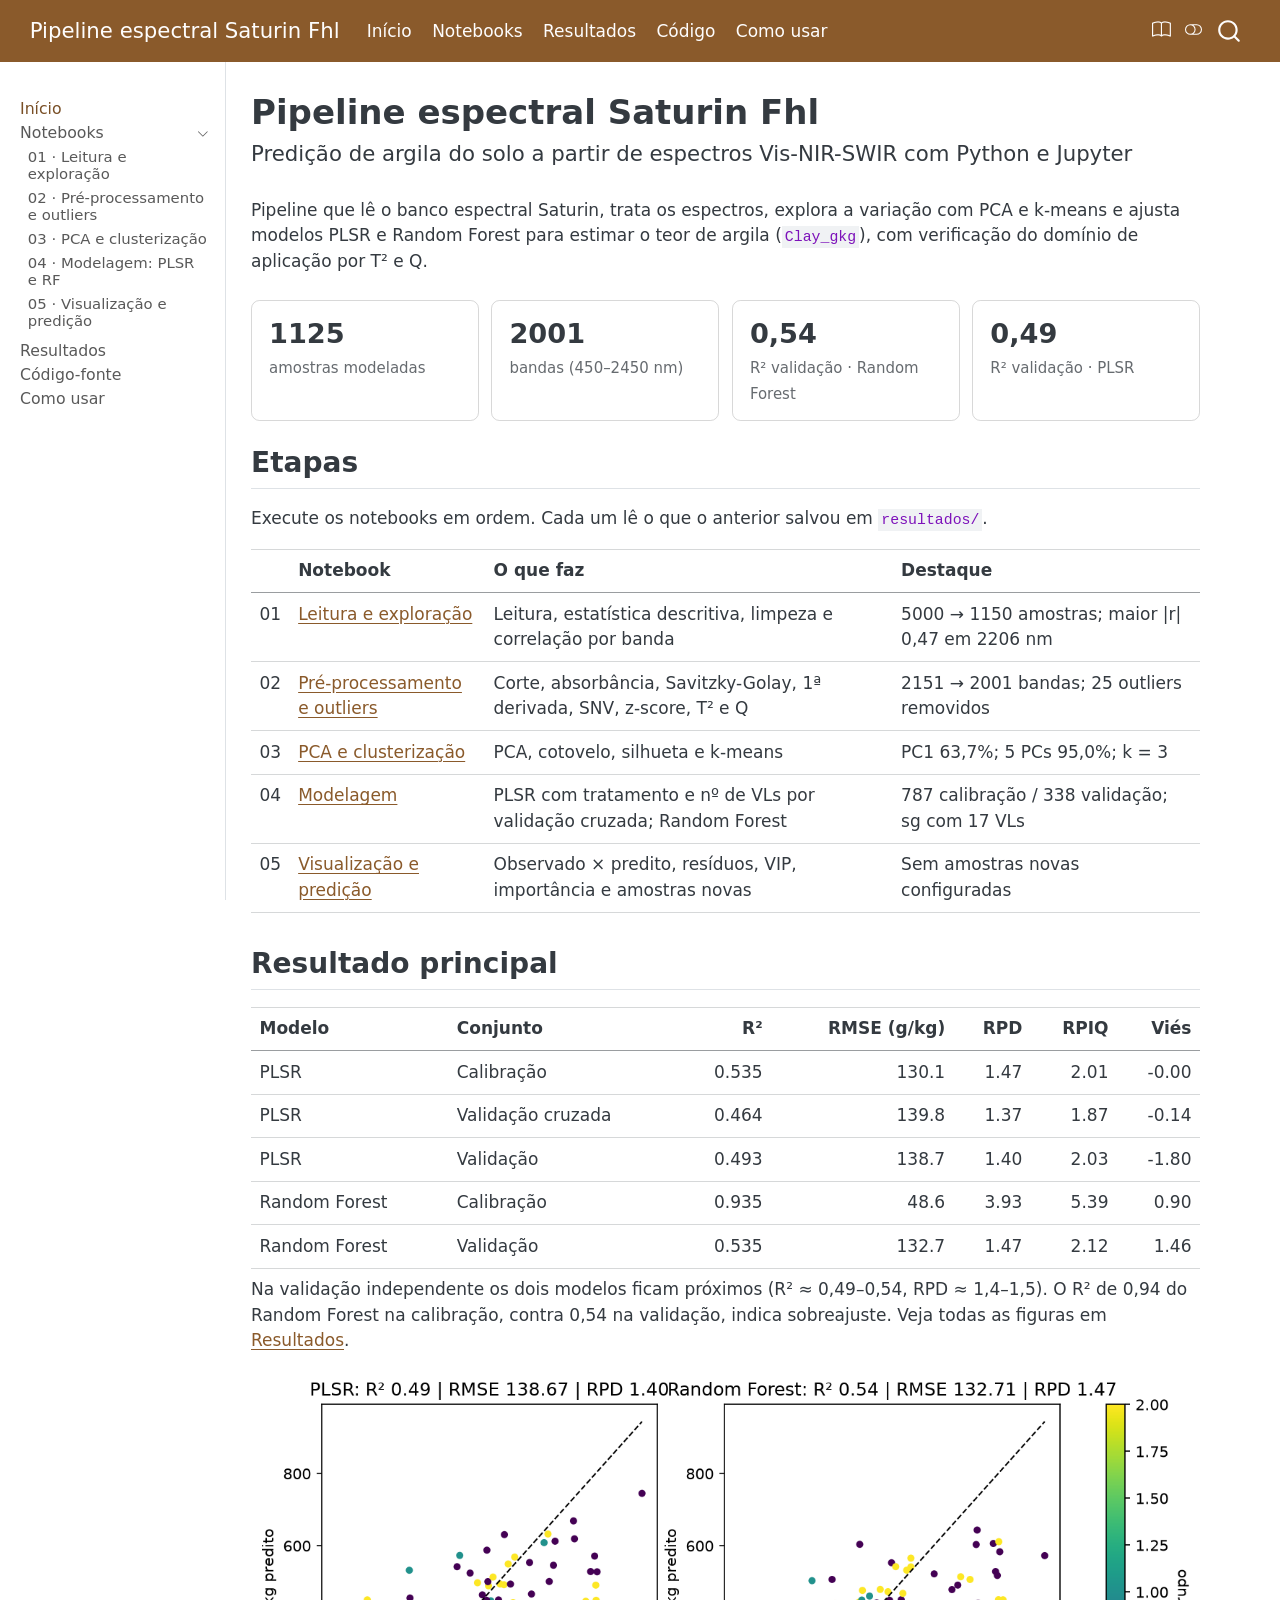
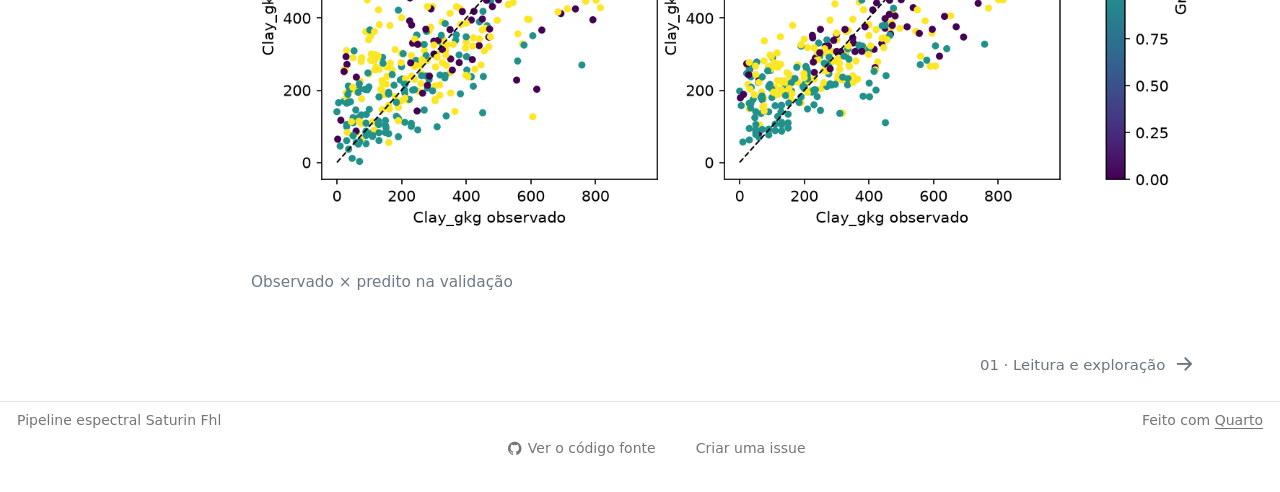
<file: index.html>
<!DOCTYPE html>
<html xmlns="http://www.w3.org/1999/xhtml" lang="pt" xml:lang="pt"><head>

<meta charset="utf-8">
<meta name="generator" content="quarto-1.11.9">

<meta name="viewport" content="width=device-width, initial-scale=1.0, user-scalable=yes">


<title>Pipeline espectral Saturin Fhl</title>
<style>
/* Default styles provided by pandoc.
** See https://pandoc.org/MANUAL.html#variables-for-html for config info.
*/
span.smallcaps{font-variant: small-caps;}
div.columns{display: flex; gap: 1.5em;}
div.column{flex: auto;}
@media screen {
div.columns{gap: min(4vw, 1.5em);}
div.column{overflow-x: auto;}
}
div.hanging-indent{margin-left: 1.5em; text-indent: -1.5em;}
ul.task-list{list-style: none;}
ul.task-list li input[type="checkbox"] {
  width: 0.8em;
  margin: 0 0.8em 0.2em -1em; /* quarto-specific, see https://github.com/quarto-dev/quarto-cli/issues/4556 */ 
  vertical-align: middle;
}
</style>


<script src="site_libs/quarto-nav/quarto-nav.js"></script>
<script src="site_libs/quarto-nav/headroom.min.js"></script>
<script src="site_libs/clipboard/clipboard.min.js"></script>
<script src="site_libs/quarto-search/autocomplete.umd.js"></script>
<script src="site_libs/quarto-search/fuse.min.js"></script>
<script src="site_libs/quarto-search/quarto-search.js"></script>
<meta name="quarto:offset" content="./">
<link href="./01_leitura_exploratoria.html" rel="next">
<script src="site_libs/quarto-html/quarto.js" type="module"></script>
<script src="site_libs/quarto-html/tabsets/tabsets.js" type="module"></script>
<script src="site_libs/quarto-html/scrollable-regions/scrollable-regions.js" type="module"></script>
<script src="site_libs/quarto-html/popper.min.js"></script>
<script src="site_libs/quarto-html/tippy.umd.min.js"></script>
<script src="site_libs/quarto-html/anchor.min.js"></script>
<link href="site_libs/quarto-html/tippy.css" rel="stylesheet">
<link href="site_libs/quarto-html/quarto-syntax-highlighting-63b5708e65d6cd79cd7618c58d0c21e7.css" rel="stylesheet" class="quarto-color-scheme" id="quarto-text-highlighting-styles">
<link href="site_libs/quarto-html/quarto-syntax-highlighting-dark-447e42e69aaa9833c0ba1b986f430b20.css" rel="stylesheet" class="quarto-color-scheme quarto-color-alternate" id="quarto-text-highlighting-styles">
<link href="site_libs/quarto-html/quarto-syntax-highlighting-63b5708e65d6cd79cd7618c58d0c21e7.css" rel="stylesheet" class="quarto-color-scheme-extra" id="quarto-text-highlighting-styles">
<script src="site_libs/bootstrap/bootstrap.min.js"></script>
<link href="site_libs/bootstrap/bootstrap-icons.css" rel="stylesheet">
<link href="site_libs/bootstrap/bootstrap-b83b953f7a5114246c0bfa0c2761157b.min.css" rel="stylesheet" append-hash="true" class="quarto-color-scheme" id="quarto-bootstrap" data-mode="light">
<link href="site_libs/bootstrap/bootstrap-dark-a6726945c03ecddcfd928ad6200daaef.min.css" rel="stylesheet" append-hash="true" class="quarto-color-scheme quarto-color-alternate" id="quarto-bootstrap" data-mode="dark">
<link href="site_libs/bootstrap/bootstrap-b83b953f7a5114246c0bfa0c2761157b.min.css" rel="stylesheet" append-hash="true" class="quarto-color-scheme-extra" id="quarto-bootstrap" data-mode="light">
<script src="site_libs/quarto-contrib/glightbox/glightbox.min.js"></script>
<link href="site_libs/quarto-contrib/glightbox/glightbox.min.css" rel="stylesheet">
<link href="site_libs/quarto-contrib/glightbox/lightbox.css" rel="stylesheet">
<script id="quarto-search-options" type="application/json">{
  "location": "navbar",
  "copy-button": false,
  "collapse-after": 3,
  "panel-placement": "end",
  "type": "overlay",
  "limit": 50,
  "keyboard-shortcut": [
    "f",
    "/",
    "s"
  ],
  "show-item-context": false,
  "language": {
    "search-no-results-text": "Nenhum resultado",
    "search-matching-documents-text": "documentos correspondentes",
    "search-copy-link-title": "Copiar link para a busca",
    "search-hide-matches-text": "Esconder correspondências adicionais",
    "search-more-match-text": "mais correspondência neste documento",
    "search-more-matches-text": "mais correspondências neste documento",
    "search-clear-button-title": "Limpar",
    "search-text-placeholder": "",
    "search-detached-cancel-button-title": "Cancelar",
    "search-submit-button-title": "Enviar",
    "search-label": "Procurar"
  }
}</script>


</head>

<body class="nav-sidebar docked nav-fixed fullcontent quarto-light"><a id="quarto-skip-link" class="visually-hidden-focusable" href="#quarto-document-content">Saltar para o conteúdo principal</a><script id="quarto-html-before-body" type="application/javascript">
    const toggleBodyColorMode = (bsSheetEl) => {
      const mode = bsSheetEl.getAttribute("data-mode");
      const bodyEl = window.document.querySelector("body");
      if (mode === "dark") {
        bodyEl.classList.add("quarto-dark");
        bodyEl.classList.remove("quarto-light");
      } else {
        bodyEl.classList.add("quarto-light");
        bodyEl.classList.remove("quarto-dark");
      }
    }
    const toggleBodyColorPrimary = () => {
      const bsSheetEl = window.document.querySelector("link#quarto-bootstrap:not([rel=disabled-stylesheet])");
      if (bsSheetEl) {
        toggleBodyColorMode(bsSheetEl);
      }
    }
    const setColorSchemeToggle = (alternate) => {
      const toggles = window.document.querySelectorAll('.quarto-color-scheme-toggle');
      for (let i=0; i < toggles.length; i++) {
        const toggle = toggles[i];
        if (toggle) {
          toggle.setAttribute("aria-checked", alternate ? "true" : "false");
          if (alternate) {
            toggle.classList.add("alternate");
          } else {
            toggle.classList.remove("alternate");
          }
        }
      }
    };
    const toggleColorMode = (alternate) => {
      // Switch the stylesheets
      const primaryStylesheets = window.document.querySelectorAll('link.quarto-color-scheme:not(.quarto-color-alternate)');
      const alternateStylesheets = window.document.querySelectorAll('link.quarto-color-scheme.quarto-color-alternate');
      manageTransitions('#quarto-margin-sidebar .nav-link', false);
      if (alternate) {
        // note: dark is layered on light, we don't disable primary!
        enableStylesheet(alternateStylesheets);
        for (const sheetNode of alternateStylesheets) {
          if (sheetNode.id === "quarto-bootstrap") {
            toggleBodyColorMode(sheetNode);
          }
        }
      } else {
        disableStylesheet(alternateStylesheets);
        enableStylesheet(primaryStylesheets)
        toggleBodyColorPrimary();
      }
      manageTransitions('#quarto-margin-sidebar .nav-link', true);
      // Switch the toggles
      setColorSchemeToggle(alternate)
    }
    // Hack to workaround the fact that safari doesn't
    // properly recolor the scrollbar when toggling (#1455).
    // Not run on load: stylesheets are set before first paint there, and
    // scrolling would undo the scroll to a URL fragment (#14973).
    // The one pixel nudge keeps the reader where they were.
    const refreshSafariScrollbar = () => {
      if (navigator.userAgent.indexOf('Safari') > 0 && navigator.userAgent.indexOf('Chrome') == -1) {
        manageTransitions("body", false);
        const scrollY = window.scrollY;
        window.scrollTo(0, scrollY > 0 ? scrollY - 1 : 1);
        setTimeout(() => {
          window.scrollTo(0, scrollY);
          manageTransitions("body", true);
        }, 40);
      }
    }
    const disableStylesheet = (stylesheets) => {
      for (let i=0; i < stylesheets.length; i++) {
        const stylesheet = stylesheets[i];
        stylesheet.rel = 'disabled-stylesheet';
      }
    }
    const enableStylesheet = (stylesheets) => {
      for (let i=0; i < stylesheets.length; i++) {
        const stylesheet = stylesheets[i];
        if(stylesheet.rel !== 'stylesheet') { // for Chrome, which will still FOUC without this check
          stylesheet.rel = 'stylesheet';
        }
      }
    }
    const manageTransitions = (selector, allowTransitions) => {
      const els = window.document.querySelectorAll(selector);
      for (let i=0; i < els.length; i++) {
        const el = els[i];
        if (allowTransitions) {
          el.classList.remove('notransition');
        } else {
          el.classList.add('notransition');
        }
      }
    }
    const isFileUrl = () => {
      return window.location.protocol === 'file:';
    }
    const hasAlternateSentinel = () => {
      let styleSentinel = getColorSchemeSentinel();
      if (styleSentinel !== null) {
        return styleSentinel === "alternate";
      } else {
        return false;
      }
    }
    const setStyleSentinel = (alternate) => {
      const value = alternate ? "alternate" : "default";
      if (!isFileUrl()) {
        window.localStorage.setItem("quarto-color-scheme", value);
      } else {
        localAlternateSentinel = value;
      }
    }
    const getColorSchemeSentinel = () => {
      if (!isFileUrl()) {
        const storageValue = window.localStorage.getItem("quarto-color-scheme");
        return storageValue != null ? storageValue : localAlternateSentinel;
      } else {
        return localAlternateSentinel;
      }
    }
    const toggleGiscusIfUsed = (isAlternate, darkModeDefault) => {
      const baseTheme = document.querySelector('#giscus-base-theme')?.value ?? 'light';
      const alternateTheme = document.querySelector('#giscus-alt-theme')?.value ?? 'dark';
      let newTheme = '';
      if(authorPrefersDark) {
        newTheme = isAlternate ? baseTheme : alternateTheme;
      } else {
        newTheme = isAlternate ? alternateTheme : baseTheme;
      }
      const changeGiscusTheme = () => {
        // From: https://github.com/giscus/giscus/issues/336
        const sendMessage = (message) => {
          const iframe = document.querySelector('iframe.giscus-frame');
          if (!iframe) return;
          iframe.contentWindow.postMessage({ giscus: message }, 'https://giscus.app');
        }
        sendMessage({
          setConfig: {
            theme: newTheme
          }
        });
      }
      const isGiscussLoaded = window.document.querySelector('iframe.giscus-frame') !== null;
      if (isGiscussLoaded) {
        changeGiscusTheme();
      }
    };
    const authorPrefersDark = false;
    const darkModeDefault = authorPrefersDark;
      document.querySelector('link#quarto-text-highlighting-styles.quarto-color-scheme-extra').rel = 'disabled-stylesheet';
      document.querySelector('link#quarto-bootstrap.quarto-color-scheme-extra').rel = 'disabled-stylesheet';
    let localAlternateSentinel = darkModeDefault ? 'alternate' : 'default';
    // Dark / light mode switch
    window.quartoToggleColorScheme = () => {
      // Read the current dark / light value
      let toAlternate = !hasAlternateSentinel();
      toggleColorMode(toAlternate);
      refreshSafariScrollbar();
      setStyleSentinel(toAlternate);
      toggleGiscusIfUsed(toAlternate, darkModeDefault);
      window.dispatchEvent(new Event('resize'));
    };
    // Switch to dark mode if need be
    if (hasAlternateSentinel()) {
      toggleColorMode(true);
    } else {
      toggleColorMode(false);
    }
  </script>

<div id="quarto-search-results"></div>
  <header id="quarto-header" class="headroom fixed-top">
    <nav class="navbar navbar-expand-lg " data-bs-theme="dark" aria-label="Sítio">
      <div class="navbar-container container-fluid">
      <div class="navbar-brand-container mx-auto">
    <a class="navbar-brand" href="./index.html">
    <span class="navbar-title">Pipeline espectral Saturin Fhl</span>
    </a>
  </div>
          <button class="navbar-toggler" type="button" data-bs-toggle="collapse" data-bs-target="#navbarCollapse" aria-controls="navbarCollapse" aria-expanded="false" aria-label="Alternar de navegação" onclick="if (window.quartoToggleHeadroom) { window.quartoToggleHeadroom(); }">
  <span class="navbar-toggler-icon"></span>
</button>
          <div class="collapse navbar-collapse" id="navbarCollapse">
            <ul class="navbar-nav navbar-nav-scroll me-auto">
  <li class="nav-item">
    <a class="nav-link active" href="./index.html" aria-current="page"> 
<span class="menu-text">Início</span></a>
  </li>  
  <li class="nav-item">
    <a class="nav-link" href="./01_leitura_exploratoria.html"> 
<span class="menu-text">Notebooks</span></a>
  </li>  
  <li class="nav-item">
    <a class="nav-link" href="./resultados.html"> 
<span class="menu-text">Resultados</span></a>
  </li>  
  <li class="nav-item">
    <a class="nav-link" href="./codigo.html"> 
<span class="menu-text">Código</span></a>
  </li>  
  <li class="nav-item">
    <a class="nav-link" href="./como-usar.html"> 
<span class="menu-text">Como usar</span></a>
  </li>  
</ul>
            <ul class="navbar-nav navbar-nav-scroll ms-auto">
  <li class="nav-item compact">
    <a class="nav-link" href="https://geocis.github.io/geocis_tutorial/"> <i class="bi bi-book" role="img" aria-label="Tutorial Espectroscopia de Solos com Python">
</i> 
<span class="menu-text"></span></a>
  </li>  
</ul>
          </div> <!-- /navcollapse -->
            <div class="quarto-navbar-tools">
  <button type="button" role="switch" aria-checked="false" class="quarto-color-scheme-toggle quarto-navigation-tool  px-1" onclick="window.quartoToggleColorScheme(); return false;" title="Alternar modo escuro" aria-label="Alternar modo escuro"><i class="bi"></i></button>
</div>
            <div id="quarto-search" class="" title="Procurar"></div>
      </div> <!-- /container-fluid -->
    </nav>
  <nav class="quarto-secondary-nav" aria-label="Barra de ferramentas">
    <div class="container-fluid d-flex">
      <button type="button" class="quarto-btn-toggle btn" data-bs-toggle="collapse" role="button" data-bs-target=".quarto-sidebar-collapse-item" aria-controls="quarto-sidebar" aria-expanded="false" aria-label="Alternar barra lateral" onclick="if (window.quartoToggleHeadroom) { window.quartoToggleHeadroom(); }">
        <i class="bi bi-layout-text-sidebar-reverse"></i>
      </button>
        <nav class="quarto-page-breadcrumbs" aria-label="Caminho"><ol class="breadcrumb"><li class="breadcrumb-item"><a href="./index.html">Início</a></li></ol></nav>
        <a class="flex-grow-1" data-bs-toggle="collapse" data-bs-target=".quarto-sidebar-collapse-item" onclick="if (window.quartoToggleHeadroom) { window.quartoToggleHeadroom(); }">      
        </a>
    </div>
  </nav>
</header>
<!-- content -->
<div id="quarto-content" class="quarto-container page-columns page-rows-contents page-layout-article page-navbar">
<!-- sidebar -->
  <nav id="quarto-sidebar" class="sidebar collapse collapse-horizontal quarto-sidebar-collapse-item sidebar-navigation docked overflow-auto" aria-label="Secção">
    <div class="sidebar-menu-container"> 
    <ul class="list-unstyled mt-1">
        <li class="sidebar-item">
  <div class="sidebar-item-container"> 
  <a href="./index.html" class="sidebar-item-text sidebar-link active">
 <span class="menu-text">Início</span></a>
  </div>
</li>
        <li class="sidebar-item sidebar-item-section">
      <div class="sidebar-item-container"> 
            <button type="button" class="sidebar-item-text sidebar-item-toggle sidebar-link text-start" data-bs-toggle="collapse" data-bs-target="#quarto-sidebar-section-1" aria-controls="quarto-sidebar-section-1" aria-expanded="true">
 <span class="menu-text" id="quarto-sidebar-section-1-label">Notebooks</span><i class="bi bi-chevron-right" aria-hidden="true"></i></button>
      </div>
      <ul id="quarto-sidebar-section-1" aria-labelledby="quarto-sidebar-section-1-label" class="collapse list-unstyled sidebar-section depth1 show">  
          <li class="sidebar-item">
  <div class="sidebar-item-container"> 
  <a href="./01_leitura_exploratoria.html" class="sidebar-item-text sidebar-link">
 <span class="menu-text">01 · Leitura e exploração</span></a>
  </div>
</li>
          <li class="sidebar-item">
  <div class="sidebar-item-container"> 
  <a href="./02_preprocessamento.html" class="sidebar-item-text sidebar-link">
 <span class="menu-text">02 · Pré-processamento e outliers</span></a>
  </div>
</li>
          <li class="sidebar-item">
  <div class="sidebar-item-container"> 
  <a href="./03_pca_clusterizacao.html" class="sidebar-item-text sidebar-link">
 <span class="menu-text">03 · PCA e clusterização</span></a>
  </div>
</li>
          <li class="sidebar-item">
  <div class="sidebar-item-container"> 
  <a href="./04_modelagem.html" class="sidebar-item-text sidebar-link">
 <span class="menu-text">04 · Modelagem: PLSR e RF</span></a>
  </div>
</li>
          <li class="sidebar-item">
  <div class="sidebar-item-container"> 
  <a href="./05_visualizacao_predicao.html" class="sidebar-item-text sidebar-link">
 <span class="menu-text">05 · Visualização e predição</span></a>
  </div>
</li>
      </ul>
  </li>
        <li class="sidebar-item">
  <div class="sidebar-item-container"> 
  <a href="./resultados.html" class="sidebar-item-text sidebar-link">
 <span class="menu-text">Resultados</span></a>
  </div>
</li>
        <li class="sidebar-item">
  <div class="sidebar-item-container"> 
  <a href="./codigo.html" class="sidebar-item-text sidebar-link">
 <span class="menu-text">Código-fonte</span></a>
  </div>
</li>
        <li class="sidebar-item">
  <div class="sidebar-item-container"> 
  <a href="./como-usar.html" class="sidebar-item-text sidebar-link">
 <span class="menu-text">Como usar</span></a>
  </div>
</li>
    </ul>
    </div>
</nav>
<div id="quarto-sidebar-glass" class="quarto-sidebar-collapse-item" data-bs-toggle="collapse" data-bs-target=".quarto-sidebar-collapse-item"></div>
<!-- margin-sidebar -->
    
<!-- main -->
<main class="content" id="quarto-document-content" tabindex="-1">


<header id="title-block-header" class="quarto-title-block default">
<div class="quarto-title">
<h1 class="title">Pipeline espectral Saturin Fhl</h1>
<p class="subtitle lead">Predição de argila do solo a partir de espectros Vis-NIR-SWIR com Python e Jupyter</p>
</div>



<div class="quarto-title-meta">

    
  
    
  </div>
  


</header>


<p>Pipeline que lê o banco espectral Saturin, trata os espectros, explora a variação com PCA e k-means e ajusta modelos PLSR e Random Forest para estimar o teor de argila (<code>Clay_gkg</code>), com verificação do domínio de aplicação por T² e Q.</p>
<div class="kpis">
<div>
<b>1125</b><span>amostras modeladas</span>
</div>
<div>
<b>2001</b><span>bandas (450–2450 nm)</span>
</div>
<div>
<b>0,54</b><span>R² validação · Random Forest</span>
</div>
<div>
<b>0,49</b><span>R² validação · PLSR</span>
</div>
</div>
<section id="etapas" class="level2">
<h2 class="anchored" data-anchor-id="etapas">Etapas</h2>
<p>Execute os notebooks em ordem. Cada um lê o que o anterior salvou em <code>resultados/</code>.</p>
<table class="caption-top table">
<thead>
<tr class="header">
<th style="text-align: left;"></th>
<th style="text-align: left;">Notebook</th>
<th style="text-align: left;">O que faz</th>
<th style="text-align: left;">Destaque</th>
</tr>
</thead>
<tbody>
<tr class="odd">
<td style="text-align: left;">01</td>
<td style="text-align: left;"><a href="./01_leitura_exploratoria.html">Leitura e exploração</a></td>
<td style="text-align: left;">Leitura, estatística descritiva, limpeza e correlação por banda</td>
<td style="text-align: left;">5000 → 1150 amostras; maior |r| 0,47 em 2206 nm</td>
</tr>
<tr class="even">
<td style="text-align: left;">02</td>
<td style="text-align: left;"><a href="./02_preprocessamento.html">Pré-processamento e outliers</a></td>
<td style="text-align: left;">Corte, absorbância, Savitzky-Golay, 1ª derivada, SNV, z-score, T² e Q</td>
<td style="text-align: left;">2151 → 2001 bandas; 25 outliers removidos</td>
</tr>
<tr class="odd">
<td style="text-align: left;">03</td>
<td style="text-align: left;"><a href="./03_pca_clusterizacao.html">PCA e clusterização</a></td>
<td style="text-align: left;">PCA, cotovelo, silhueta e k-means</td>
<td style="text-align: left;">PC1 63,7%; 5 PCs 95,0%; k = 3</td>
</tr>
<tr class="even">
<td style="text-align: left;">04</td>
<td style="text-align: left;"><a href="./04_modelagem.html">Modelagem</a></td>
<td style="text-align: left;">PLSR com tratamento e nº de VLs por validação cruzada; Random Forest</td>
<td style="text-align: left;">787 calibração / 338 validação; sg com 17 VLs</td>
</tr>
<tr class="odd">
<td style="text-align: left;">05</td>
<td style="text-align: left;"><a href="./05_visualizacao_predicao.html">Visualização e predição</a></td>
<td style="text-align: left;">Observado × predito, resíduos, VIP, importância e amostras novas</td>
<td style="text-align: left;">Sem amostras novas configuradas</td>
</tr>
</tbody>
</table>
</section>
<section id="resultado-principal" class="level2">
<h2 class="anchored" data-anchor-id="resultado-principal">Resultado principal</h2>
<table class="caption-top table">
<thead>
<tr class="header">
<th style="text-align: left;">Modelo</th>
<th style="text-align: left;">Conjunto</th>
<th style="text-align: right;">R²</th>
<th style="text-align: right;">RMSE (g/kg)</th>
<th style="text-align: right;">RPD</th>
<th style="text-align: right;">RPIQ</th>
<th style="text-align: right;">Viés</th>
</tr>
</thead>
<tbody>
<tr class="odd">
<td style="text-align: left;">PLSR</td>
<td style="text-align: left;">Calibração</td>
<td style="text-align: right;">0.535</td>
<td style="text-align: right;">130.1</td>
<td style="text-align: right;">1.47</td>
<td style="text-align: right;">2.01</td>
<td style="text-align: right;">-0.00</td>
</tr>
<tr class="even">
<td style="text-align: left;">PLSR</td>
<td style="text-align: left;">Validação cruzada</td>
<td style="text-align: right;">0.464</td>
<td style="text-align: right;">139.8</td>
<td style="text-align: right;">1.37</td>
<td style="text-align: right;">1.87</td>
<td style="text-align: right;">-0.14</td>
</tr>
<tr class="odd">
<td style="text-align: left;">PLSR</td>
<td style="text-align: left;">Validação</td>
<td style="text-align: right;">0.493</td>
<td style="text-align: right;">138.7</td>
<td style="text-align: right;">1.40</td>
<td style="text-align: right;">2.03</td>
<td style="text-align: right;">-1.80</td>
</tr>
<tr class="even">
<td style="text-align: left;">Random Forest</td>
<td style="text-align: left;">Calibração</td>
<td style="text-align: right;">0.935</td>
<td style="text-align: right;">48.6</td>
<td style="text-align: right;">3.93</td>
<td style="text-align: right;">5.39</td>
<td style="text-align: right;">0.90</td>
</tr>
<tr class="odd">
<td style="text-align: left;">Random Forest</td>
<td style="text-align: left;">Validação</td>
<td style="text-align: right;">0.535</td>
<td style="text-align: right;">132.7</td>
<td style="text-align: right;">1.47</td>
<td style="text-align: right;">2.12</td>
<td style="text-align: right;">1.46</td>
</tr>
</tbody>
</table>
<p>Na validação independente os dois modelos ficam próximos (R² ≈ 0,49–0,54, RPD ≈ 1,4–1,5). O R² de 0,94 do Random Forest na calibração, contra 0,54 na validação, indica sobreajuste. Veja todas as figuras em <a href="./resultados.html">Resultados</a>.</p>
<div class="quarto-figure quarto-figure-center">
<figure class="figure">
<div class="quarto-figure quarto-figure-center">
<figure class="figure">
<p><a href="resultados/figuras/05_observado_predito.png" class="lightbox" data-gallery="quarto-lightbox-gallery-1" title="Observado × predito na validação"><img src="resultados/figuras/05_observado_predito.png" class="img-fluid quarto-figure quarto-figure-center figure-img" alt="Observado × predito na validação"></a></p>
</figure>
</div>
<figcaption>Observado × predito na validação</figcaption>
</figure>
</div>


</section>

<a onclick="window.scrollTo(0, 0); return false;" role="button" id="quarto-back-to-top"><i class="bi bi-arrow-up"></i> De volta ao topo</a></main> <!-- /main -->
<script id="quarto-html-after-body" type="application/javascript">
  window.document.addEventListener("DOMContentLoaded", function (event) {
    // Ensure there is a toggle, if there isn't float one in the top right
    if (window.document.querySelector('.quarto-color-scheme-toggle') === null) {
      const toggle = window.document.createElement('button');
      toggle.type = "button";
      toggle.setAttribute("role", "switch");
      toggle.setAttribute("aria-checked", "false");
      toggle.classList.add('top-right');
      toggle.classList.add('quarto-color-scheme-toggle');
      toggle.setAttribute("aria-label", "Alternar modo escuro");
      toggle.onclick = function() { try { window.quartoToggleColorScheme(); } catch {} return false; };
      const i = window.document.createElement("i");
      i.classList.add('bi');
      toggle.appendChild(i);
      // Put the toggle in a landmark of its own, so that landmark navigation
      // can reach it.
      //
      // The container is always a fresh direct child of body, and the toggle is
      // never moved into page furniture that the theme or the author controls.
      // The toggle is positioned against the page, so any ancestor that
      // establishes a containing block captures it: a positioned element or a
      // grid for position: absolute, and transform, filter, will-change or
      // contain for position: fixed. A direct child of body has none of these
      // to inherit, and the shift when one appears is silent and visual.
      //
      // ARIA says a document should have at most one banner, and axe reports a
      // duplicate whether or not the banners carry distinct labels. So use a
      // header when the page has no banner yet, and a named region otherwise.
      //
      // A header is a banner wherever it sits, unless it is inside sectioning
      // content, so this cannot just look at the children of body: a custom
      // page layout wraps the title block header in a plain div. An explicit
      // role="banner" always counts.
      const sectioning = 'article, aside, main, nav, section, [role="article"], [role="complementary"], [role="main"], [role="navigation"], [role="region"]';
      const hasBanner = Array.from(
        window.document.querySelectorAll('header:not([role]), [role="banner"]')
      ).some(function(el) {
        return el.hasAttribute("role") || el.closest(sectioning) === null;
      });
      const container = window.document.createElement(hasBanner ? "div" : "header");
      if (hasBanner) {
        container.setAttribute("role", "region");
        container.setAttribute("aria-label", "Alternar modo escuro");
      }
      container.classList.add('quarto-color-scheme-toggle-container');
      container.appendChild(toggle);
      window.document.body.appendChild(container);
    }
    setColorSchemeToggle(hasAlternateSentinel())
    const icon = "";
    const anchorJS = new window.AnchorJS();
    anchorJS.options = {
      placement: 'right',
      icon: icon
    };
    anchorJS.add('.anchored');
    const isCodeAnnotation = (el) => {
      for (const clz of el.classList) {
        if (clz.startsWith('code-annotation-')) {                     
          return true;
        }
      }
      return false;
    }
    const onCopySuccess = function(e) {
      // button target
      const button = e.trigger;
      // don't keep focus
      button.blur();
      // flash "checked"
      button.classList.add('code-copy-button-checked');
      var currentTitle = button.getAttribute("title");
      button.setAttribute("title", "Copiada");
      let tooltip;
      if (window.bootstrap) {
        button.setAttribute("data-bs-toggle", "tooltip");
        button.setAttribute("data-bs-placement", "left");
        button.setAttribute("data-bs-title", "Copiada");
        tooltip = new bootstrap.Tooltip(button, 
          { trigger: "manual", 
            customClass: "code-copy-button-tooltip",
            offset: [0, -8]});
        tooltip.show();    
      }
      setTimeout(function() {
        if (tooltip) {
          tooltip.hide();
          button.removeAttribute("data-bs-title");
          button.removeAttribute("data-bs-toggle");
          button.removeAttribute("data-bs-placement");
        }
        button.setAttribute("title", currentTitle);
        button.classList.remove('code-copy-button-checked');
      }, 1000);
      // clear code selection
      e.clearSelection();
    }
    const getTextToCopy = function(trigger) {
      const outerScaffold = trigger.parentElement.cloneNode(true);
      const codeEl = outerScaffold.querySelector('code');
      for (const childEl of codeEl.children) {
        if (isCodeAnnotation(childEl)) {
          childEl.remove();
        }
      }
      return codeEl.innerText;
    }
    const clipboard = new window.ClipboardJS('.code-copy-button:not([data-in-quarto-modal])', {
      text: getTextToCopy
    });
    clipboard.on('success', onCopySuccess);
    if (window.document.getElementById('quarto-embedded-source-code-modal')) {
      const clipboardModal = new window.ClipboardJS('.code-copy-button[data-in-quarto-modal]', {
        text: getTextToCopy,
        container: window.document.getElementById('quarto-embedded-source-code-modal')
      });
      clipboardModal.on('success', onCopySuccess);
    }
      var localhostRegex = new RegExp(/^(?:http|https):\/\/localhost\:?[0-9]*\//);
      var mailtoRegex = new RegExp(/^mailto:/);
        var filterRegex = new RegExp("https:\/\/mrh28\.github\.io\/espectralbehaviour\/");
      var isInternal = (href) => {
          return filterRegex.test(href) || localhostRegex.test(href) || mailtoRegex.test(href);
      }
      // Inspect non-navigation links and adorn them if external
      window.quartoDecorateExternalLinks = function (root) {
     var links = (root || window.document).querySelectorAll('a[href]:not(.nav-link):not(.navbar-brand):not(.toc-action):not(.sidebar-link):not(.sidebar-item-toggle):not(.pagination-link):not(.no-external):not([aria-hidden]):not(.dropdown-item):not(.quarto-navigation-tool):not(.about-link)');
      for (var i=0; i<links.length; i++) {
        const link = links[i];
        if (!isInternal(link.href)) {
          // undo the damage that might have been done by quarto-nav.js in the case of
          // links that we want to consider external
          if (link.dataset.originalHref !== undefined) {
            link.href = link.dataset.originalHref;
          }
          if (!link.classList.contains('no-external-icon')) {
          }
        }
      }
      };
      window.quartoDecorateExternalLinks(window.document);
    // Esc closes the popup (WCAG 1.4.13) and focus leaving both trigger and
    // popup closes it (WCAG 2.4.11); tippy handles neither for interactive popups.
    const hideOnEscAndFocusOut = {
      name: 'hideOnEscAndFocusOut',
      defaultValue: true,
      fn(instance) {
        const dismiss = () => {
          // A show scheduled by the trigger delay would otherwise reopen it
          instance.clearDelayTimeouts();
          instance.hide();
        };
        const onKeyDown = (event) => {
          if (event.key !== 'Escape') {
            return;
          }
          // Keep Esc from also reaching page handlers (e.g. reveal.js overview),
          // except an open reveal.js slide menu, which Esc should close too.
          // The menu handles keys only when its keyboard option is on.
          const menuHandlesEsc = window.Reveal?.getPlugin?.('menu')?.isOpen() &&
            window.Reveal.getConfig().menu?.keyboard !== false;
          if (!menuHandlesEsc) {
            event.stopPropagation();
          }
          if (instance.popper.contains(window.document.activeElement)) {
            // Disabled while refocusing so the focus trigger does not reopen it
            instance.disable();
            instance.reference.focus();
            instance.enable();
          }
          dismiss();
        };
        const onFocusOut = (event) => {
          const target = event.relatedTarget;
          if (target && !instance.reference.contains(target) &&
              !instance.popper.contains(target)) {
            dismiss();
          }
        };
        // On the trigger too: a click trigger (code-annotations: select) has no
        // blur handling. Attached for the instance's lifetime so leaving the
        // trigger also cancels a show still pending on the trigger delay.
        instance.reference.addEventListener('focusout', onFocusOut);
        return {
          onShow() {
            window.document.addEventListener('keydown', onKeyDown, true);
            instance.popper.addEventListener('focusout', onFocusOut);
          },
          onHide() {
            window.document.removeEventListener('keydown', onKeyDown, true);
            instance.popper.removeEventListener('focusout', onFocusOut);
          },
          onDestroy() {
            instance.reference.removeEventListener('focusout', onFocusOut);
          },
        };
      },
    };
    function tippyHover(el, contentFn, onTriggerFn, onUntriggerFn) {
      const config = {
        allowHTML: true,
        maxWidth: 500,
        delay: 100,
        arrow: false,
        appendTo: function(el) {
            return el.parentElement;
        },
        interactive: true,
        interactiveBorder: 10,
        theme: 'quarto',
        placement: 'bottom-start',
        plugins: [hideOnEscAndFocusOut],
      };
      if (contentFn) {
        config.content = contentFn;
      }
      if (onTriggerFn) {
        config.onTrigger = onTriggerFn;
      }
      if (onUntriggerFn) {
        config.onUntrigger = onUntriggerFn;
      }
      window.tippy(el, config); 
    }
    const noterefs = window.document.querySelectorAll('a[role="doc-noteref"]');
    for (var i=0; i<noterefs.length; i++) {
      const ref = noterefs[i];
      tippyHover(ref, function() {
        // use id or data attribute instead here
        let href = ref.getAttribute('data-footnote-href') || ref.getAttribute('href');
        try { href = new URL(href).hash; } catch {}
        const id = href.replace(/^#\/?/, "");
        const note = window.document.getElementById(id);
        if (note) {
          return note.innerHTML;
        } else {
          return "";
        }
      });
    }
    const xrefs = window.document.querySelectorAll('a.quarto-xref');
    const processXRef = (id, note) => {
      // Strip column container classes
      const stripColumnClz = (el) => {
        el.classList.remove("page-full", "page-columns");
        if (el.children) {
          for (const child of el.children) {
            stripColumnClz(child);
          }
        }
      }
      stripColumnClz(note)
      if (id === null || id.startsWith('sec-')) {
        // Special case sections, only their first couple elements
        const container = document.createElement("div");
        if (note.children && note.children.length > 2) {
          container.appendChild(note.children[0].cloneNode(true));
          for (let i = 1; i < note.children.length; i++) {
            const child = note.children[i];
            if (child.tagName === "P" && child.innerText === "") {
              continue;
            } else {
              container.appendChild(child.cloneNode(true));
              break;
            }
          }
          if (window.Quarto?.typesetMath) {
            window.Quarto.typesetMath(container);
          }
          return container.innerHTML
        } else {
          if (window.Quarto?.typesetMath) {
            window.Quarto.typesetMath(note);
          }
          return note.innerHTML;
        }
      } else {
        // Remove any anchor links if they are present
        const anchorLink = note.querySelector('a.anchorjs-link');
        if (anchorLink) {
          anchorLink.remove();
        }
        if (window.Quarto?.typesetMath) {
          window.Quarto.typesetMath(note);
        }
        if (note.classList.contains("callout")) {
          return note.outerHTML;
        } else {
          return note.innerHTML;
        }
      }
    }
    for (var i=0; i<xrefs.length; i++) {
      const xref = xrefs[i];
      tippyHover(xref, undefined, function(instance) {
        instance.disable();
        let url = xref.getAttribute('href');
        let hash = undefined; 
        if (url.startsWith('#')) {
          hash = url;
        } else {
          try { hash = new URL(url).hash; } catch {}
        }
        if (hash) {
          const id = hash.replace(/^#\/?/, "");
          const note = window.document.getElementById(id);
          if (note !== null) {
            try {
              const html = processXRef(id, note.cloneNode(true));
              instance.setContent(html);
            } finally {
              instance.enable();
              instance.show();
            }
          } else {
            // See if we can fetch this
            fetch(url.split('#')[0])
            .then(res => res.text())
            .then(html => {
              const parser = new DOMParser();
              const htmlDoc = parser.parseFromString(html, "text/html");
              const note = htmlDoc.getElementById(id);
              if (note !== null) {
                const html = processXRef(id, note);
                instance.setContent(html);
              } 
            }).finally(() => {
              instance.enable();
              instance.show();
            });
          }
        } else {
          // See if we can fetch a full url (with no hash to target)
          // This is a special case and we should probably do some content thinning / targeting
          fetch(url)
          .then(res => res.text())
          .then(html => {
            const parser = new DOMParser();
            const htmlDoc = parser.parseFromString(html, "text/html");
            const note = htmlDoc.querySelector('main.content');
            if (note !== null) {
              // This should only happen for chapter cross references
              // (since there is no id in the URL)
              // remove the first header
              if (note.children.length > 0 && note.children[0].tagName === "HEADER") {
                note.children[0].remove();
              }
              const html = processXRef(null, note);
              instance.setContent(html);
            } 
          }).finally(() => {
            instance.enable();
            instance.show();
          });
        }
      }, function(instance) {
      });
    }
        let selectedAnnoteEl;
        const selectorForAnnotation = ( cell, annotation) => {
          let cellAttr = 'data-code-cell="' + cell + '"';
          let lineAttr = 'data-code-annotation="' +  annotation + '"';
          const selector = 'span[' + cellAttr + '][' + lineAttr + ']';
          return selector;
        }
        const selectCodeLines = (annoteEl) => {
          const doc = window.document;
          const targetCell = annoteEl.getAttribute("data-target-cell");
          const targetAnnotation = annoteEl.getAttribute("data-target-annotation");
          const annoteSpan = window.document.querySelector(selectorForAnnotation(targetCell, targetAnnotation));
          const lines = annoteSpan.getAttribute("data-code-lines").split(",");
          const lineIds = lines.map((line) => {
            return targetCell + "-" + line;
          })
          // Each band is positioned against its own containing block, which is
          // not the offsetParent of the lines, so place it from client rects.
          const placeBand = (band, firstEl, lastEl, codeBlock) => {
            const container = band.offsetParent;
            if (container === null) {
              return;
            }
            const containerRect = container.getBoundingClientRect();
            // Reveal.js scales slides with a transform, so convert client
            // pixels back to the CSS pixels of the container.
            const scale = containerRect.height / container.offsetHeight || 1;
            const firstRect = firstEl.getBoundingClientRect();
            const lastRect = lastEl.getBoundingClientRect();
            const top = (firstRect.top - containerRect.top) / scale - container.clientTop + container.scrollTop;
            const height = (lastRect.bottom - firstRect.top) / scale;
            band.style.top = top - 2 + "px";
            band.style.height = height + 4 + "px";
            if (codeBlock) {
              // Without the copy button wrapper, the containing block is wider
              // than the code block, so span the code block explicitly.
              const blockRect = codeBlock.getBoundingClientRect();
              band.style.left = (blockRect.left - containerRect.left) / scale - container.clientLeft + container.scrollLeft + "px";
              band.style.width = blockRect.width / scale + "px";
            }
          };
          if (lineIds.length > 0) {
            const el = window.document.getElementById(lineIds[0]);
            const lastEl = window.document.getElementById(lineIds[lineIds.length - 1]);
            const parent = el.parentElement.parentElement;
            // cook up a div (if necessary) and position it
            let div = window.document.getElementById("code-annotation-line-highlight");
            if (div === null) {
              div = window.document.createElement("div");
              div.setAttribute("id", "code-annotation-line-highlight");
              div.style.position = 'absolute';
              parent.appendChild(div);
            }
            placeBand(div, el, lastEl, parent.closest("div.sourceCode") || parent);
            let gutterDiv = window.document.getElementById("code-annotation-line-highlight-gutter");
            if (gutterDiv === null) {
              gutterDiv = window.document.createElement("div");
              gutterDiv.setAttribute("id", "code-annotation-line-highlight-gutter");
              gutterDiv.style.position = 'absolute';
              const codeCell = window.document.getElementById(targetCell);
              const gutter = codeCell.querySelector('.code-annotation-gutter');
              gutter.appendChild(gutterDiv);
            }
            placeBand(gutterDiv, el, lastEl);
            selectedAnnoteEl = annoteEl;
          }
        };
        const unselectCodeLines = () => {
          const elementsIds = ["code-annotation-line-highlight", "code-annotation-line-highlight-gutter"];
          elementsIds.forEach((elId) => {
            const div = window.document.getElementById(elId);
            if (div) {
              div.remove();
            }
          });
          selectedAnnoteEl = undefined;
        };
          // Handle positioning of the toggle
      window.addEventListener(
        "resize",
        throttle(() => {
          elRect = undefined;
          if (selectedAnnoteEl) {
            selectCodeLines(selectedAnnoteEl);
          }
        }, 10)
      );
      function throttle(fn, ms) {
      let throttle = false;
      let timer;
        return (...args) => {
          if(!throttle) { // first call gets through
              fn.apply(this, args);
              throttle = true;
          } else { // all the others get throttled
              if(timer) clearTimeout(timer); // cancel #2
              timer = setTimeout(() => {
                fn.apply(this, args);
                timer = throttle = false;
              }, ms);
          }
        };
      }
        // Attach click handler to the DT
        const annoteDls = window.document.querySelectorAll('dt[data-target-cell]');
        for (const annoteDlNode of annoteDls) {
          annoteDlNode.addEventListener('click', (event) => {
            const clickedEl = event.target;
            if (clickedEl !== selectedAnnoteEl) {
              unselectCodeLines();
              const activeEl = window.document.querySelector('dt[data-target-cell].code-annotation-active');
              if (activeEl) {
                activeEl.classList.remove('code-annotation-active');
              }
              selectCodeLines(clickedEl);
              clickedEl.classList.add('code-annotation-active');
            } else {
              // Unselect the line
              unselectCodeLines();
              clickedEl.classList.remove('code-annotation-active');
            }
          });
        }
    const findCites = (el) => {
      const parentEl = el.parentElement;
      if (parentEl) {
        const cites = parentEl.dataset.cites;
        if (cites) {
          return {
            el,
            cites: cites.split(' ')
          };
        } else {
          return findCites(el.parentElement)
        }
      } else {
        return undefined;
      }
    };
    var bibliorefs = window.document.querySelectorAll('a[role="doc-biblioref"]');
    for (var i=0; i<bibliorefs.length; i++) {
      const ref = bibliorefs[i];
      const citeInfo = findCites(ref);
      if (citeInfo) {
        tippyHover(citeInfo.el, function() {
          var popup = window.document.createElement('div');
          citeInfo.cites.forEach(function(cite) {
            var citeDiv = window.document.createElement('div');
            citeDiv.classList.add('hanging-indent');
            citeDiv.classList.add('csl-entry');
            var biblioDiv = window.document.getElementById('ref-' + cite);
            if (biblioDiv) {
              citeDiv.innerHTML = biblioDiv.innerHTML;
            }
            popup.appendChild(citeDiv);
          });
          return popup.innerHTML;
        });
      }
    }
  });
  </script>
  <script type="application/javascript">
  window.quartoScrollableRegionsLabels = {"code":"Código deslocável","output":"Saída deslocável"};
  </script>
<nav class="page-navigation" aria-label="Página">
  <div class="nav-page nav-page-previous">
  </div>
  <div class="nav-page nav-page-next">
      <a href="./01_leitura_exploratoria.html" class="pagination-link" aria-label="01 · Leitura e exploração">
        <span class="nav-page-text">01 · Leitura e exploração</span> <i class="bi bi-arrow-right-short"></i>
      </a>
  </div>
</nav>
</div> <!-- /content -->
<footer class="footer">
  <div class="nav-footer">
    <div class="nav-footer-left">
<p>Pipeline espectral Saturin Fhl</p>
</div>   
    <div class="nav-footer-center">
      &nbsp;
    <div class="toc-actions"><ul><li><a href="https://github.com/MrH28/espectralbehaviour/blob/main/index.qmd" class="toc-action"><i class="bi bi-github"></i>Ver o código fonte</a></li><li><a href="https://github.com/MrH28/espectralbehaviour/issues/new" class="toc-action"><i class="bi empty"></i>Criar uma issue</a></li></ul></div></div>
    <div class="nav-footer-right">
<p>Feito com <a href="https://quarto.org">Quarto</a></p>
</div>
  </div>
</footer>
<script>var lightboxQuarto = GLightbox({"closeEffect":"zoom","descPosition":"bottom","loop":false,"openEffect":"zoom","selector":".lightbox"});
(function() {
  let previousOnload = window.onload;
  window.onload = () => {
    if (previousOnload) {
      previousOnload();
    }
    lightboxQuarto.on('slide_before_load', (data) => {
      const { slideIndex, slideNode, slideConfig, player, trigger } = data;
      const href = trigger.getAttribute('href');
      if (href !== null) {
        const imgEl = window.document.querySelector(`a[href="${href}"] img`);
        if (imgEl !== null) {
          const srcAttr = imgEl.getAttribute("src");
          if (srcAttr && srcAttr.startsWith("data:")) {
            slideConfig.href = srcAttr;
          }
        }
      } 
    });
  
    lightboxQuarto.on('slide_after_load', (data) => {
      const { slideIndex, slideNode, slideConfig, player, trigger } = data;
      if (window.Quarto?.typesetMath) {
        window.Quarto.typesetMath(slideNode);
      }
    });
  
  };
  
})();
          </script>




</body></html>
</file>
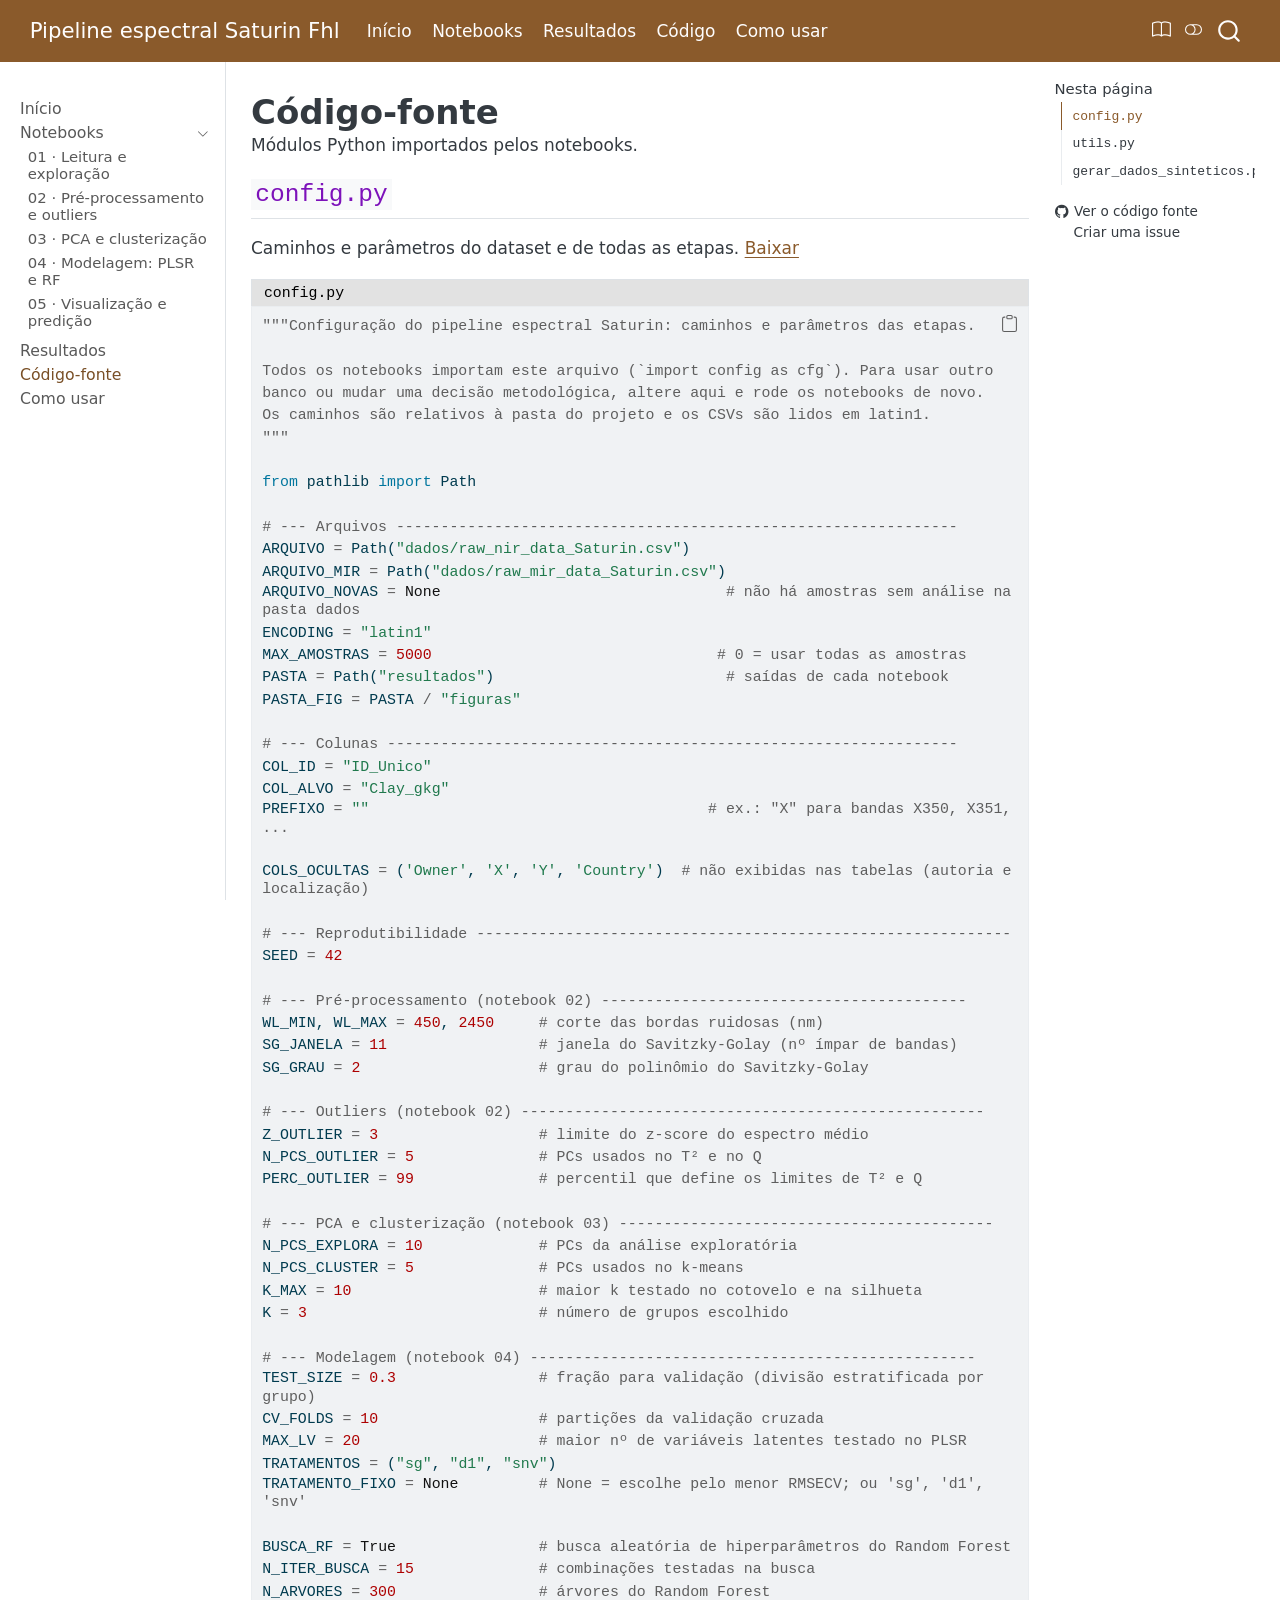
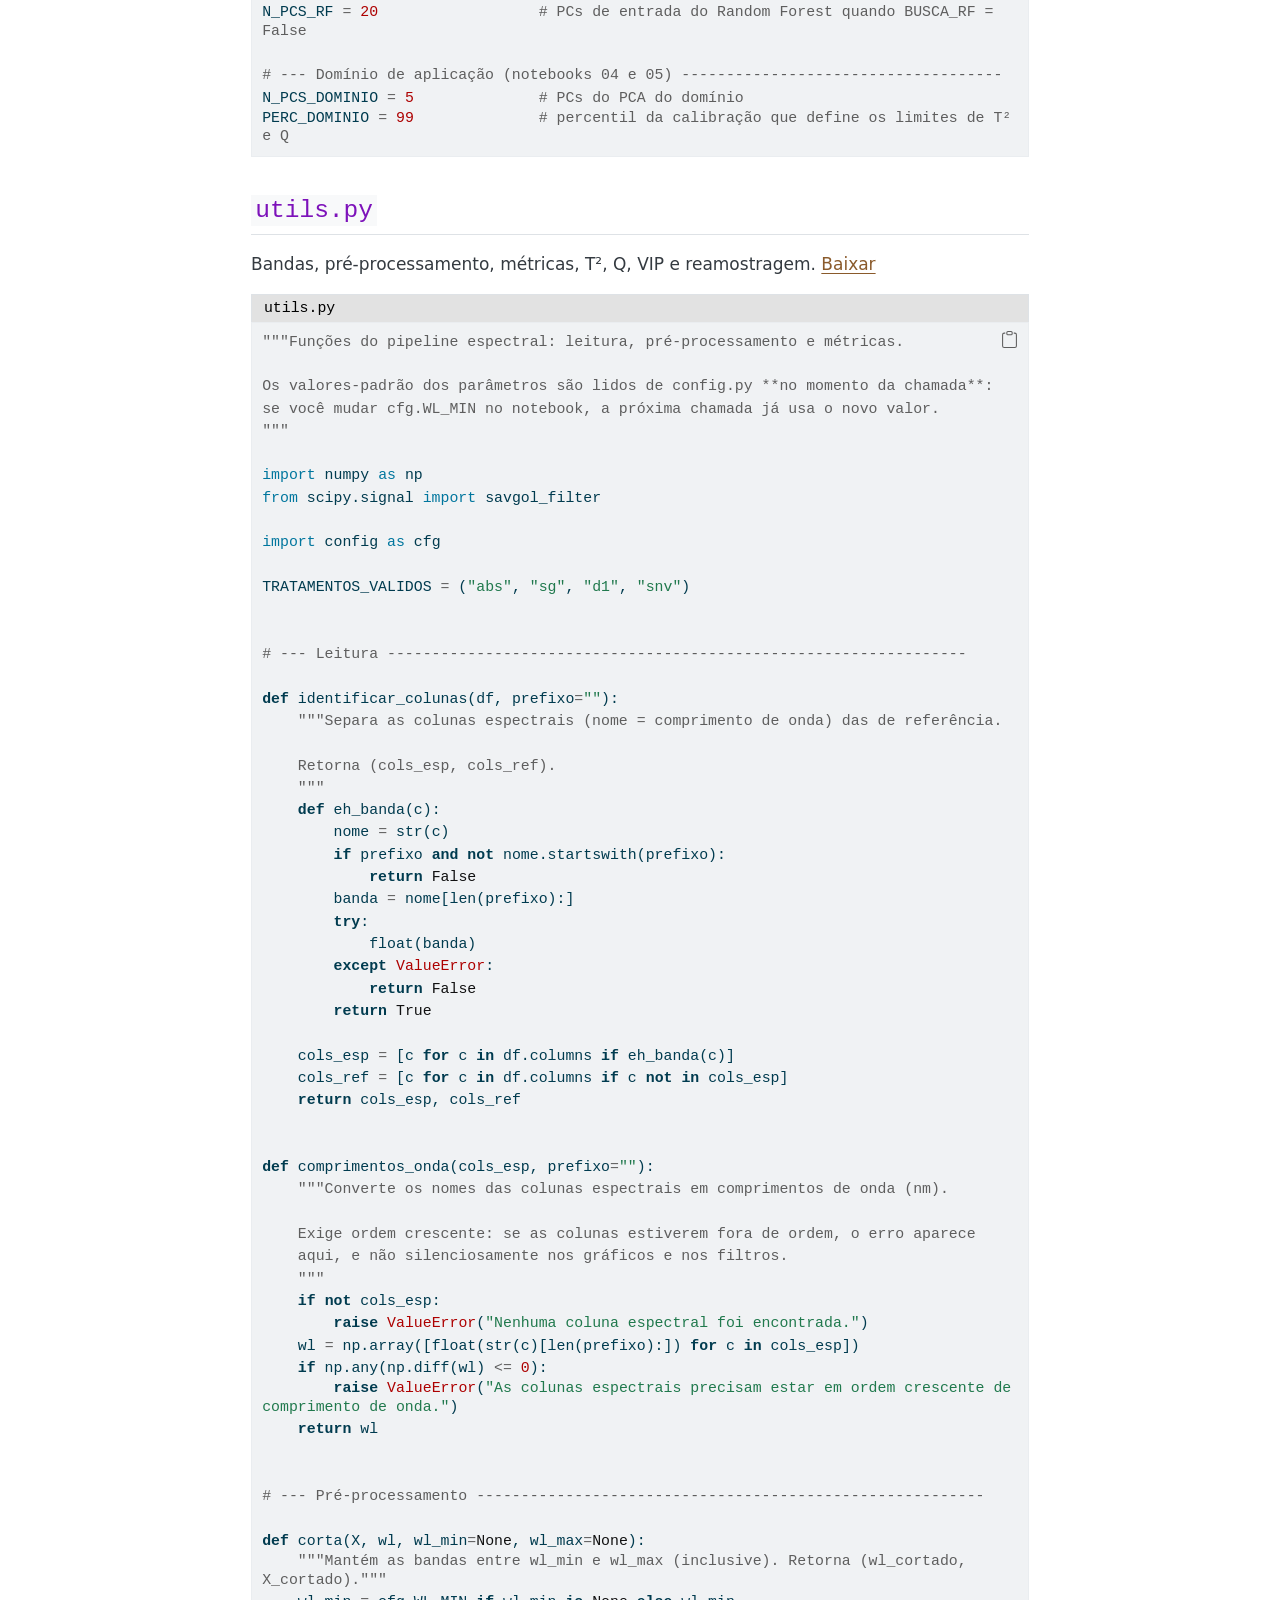
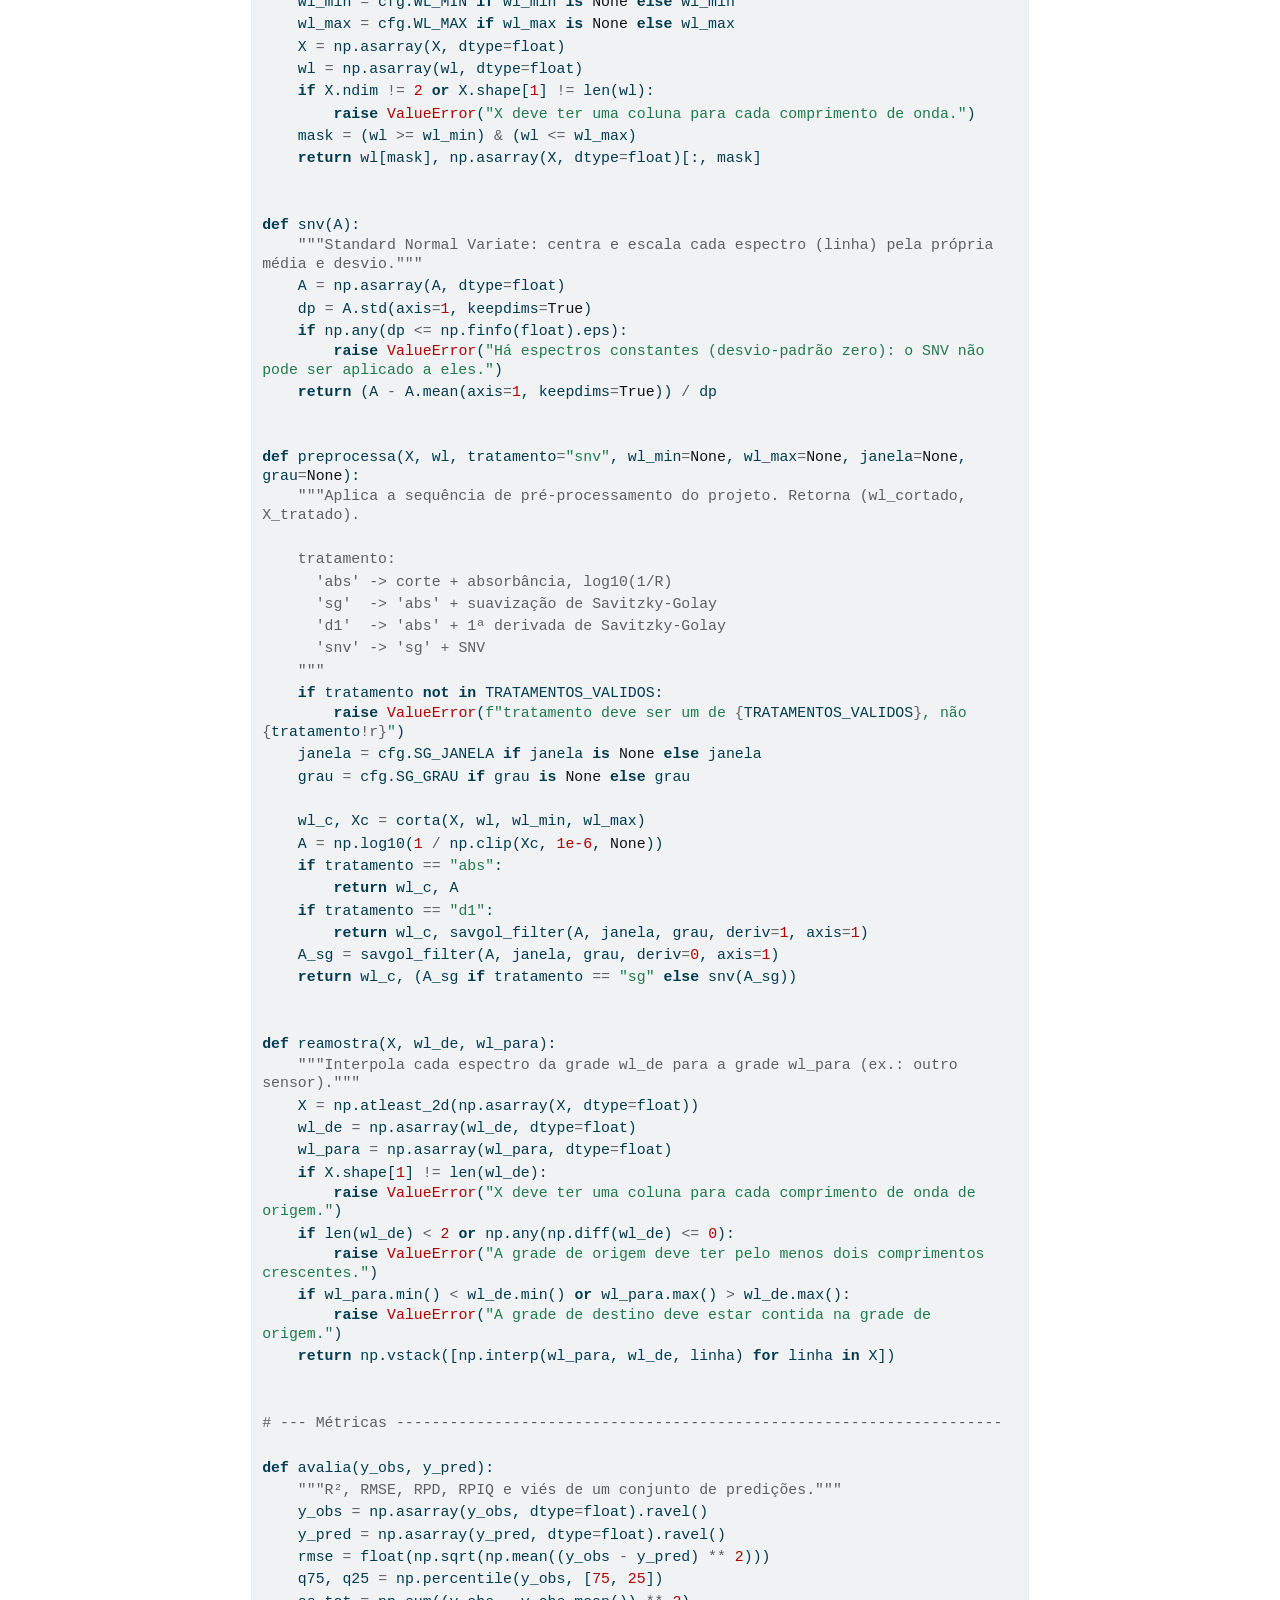
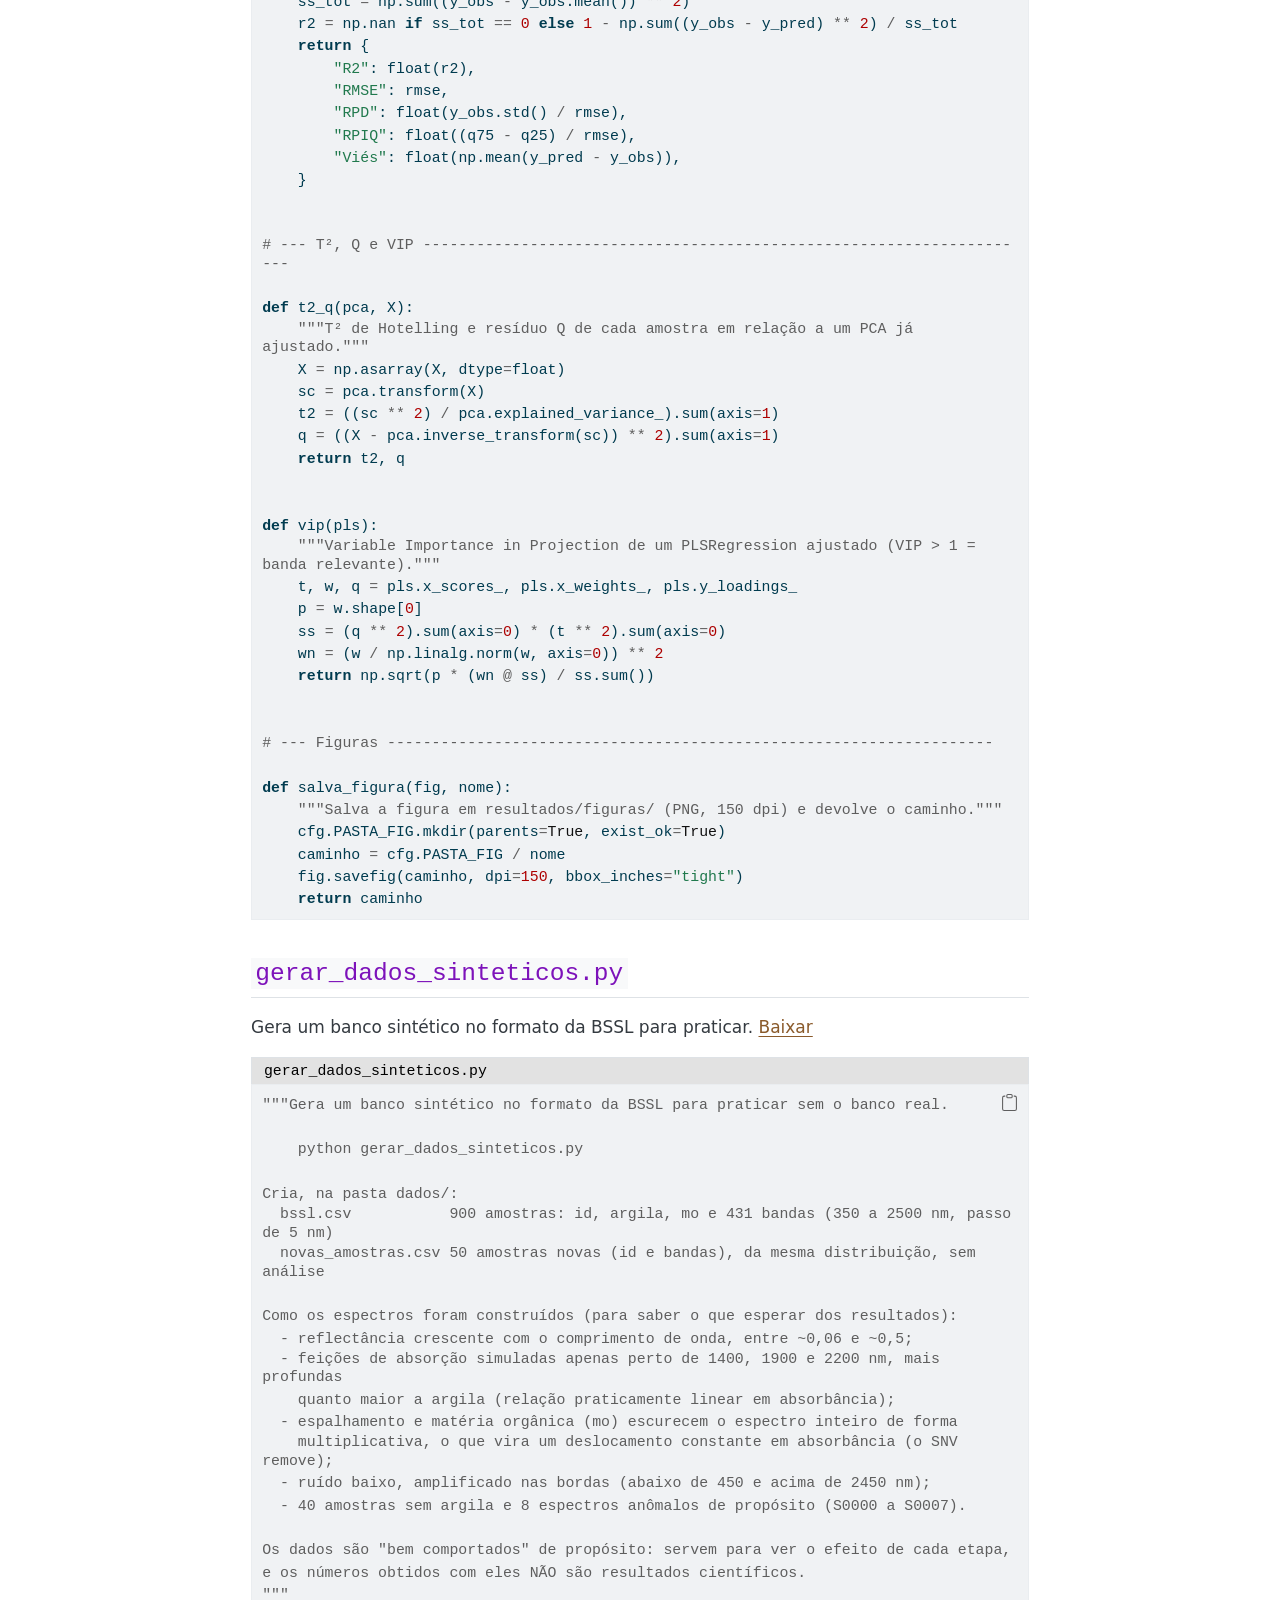
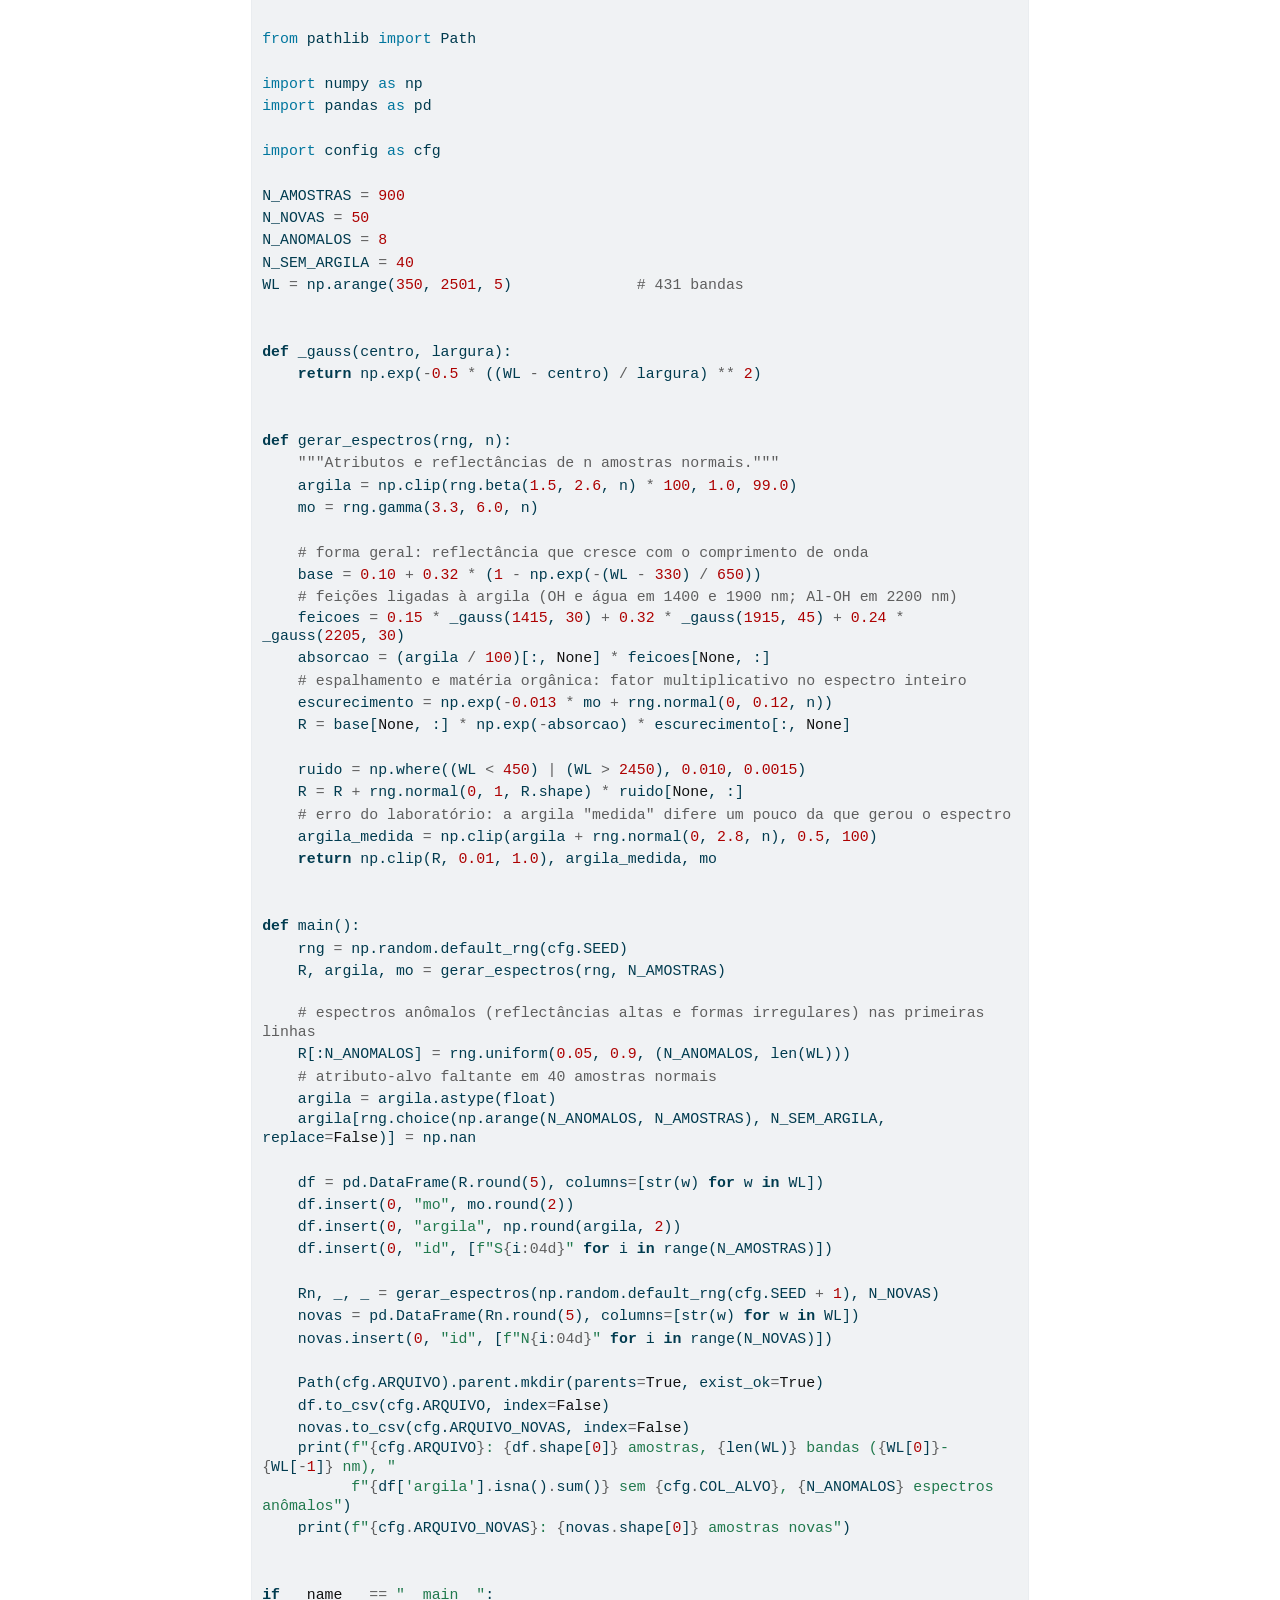
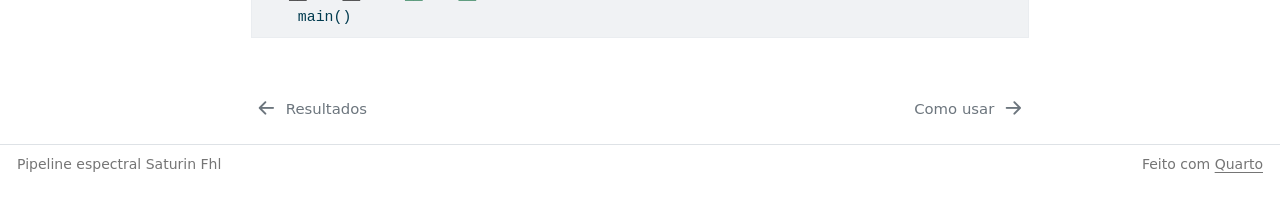
<file: codigo.html>
<!DOCTYPE html>
<html xmlns="http://www.w3.org/1999/xhtml" lang="pt" xml:lang="pt"><head>

<meta charset="utf-8">
<meta name="generator" content="quarto-1.11.9">

<meta name="viewport" content="width=device-width, initial-scale=1.0, user-scalable=yes">

<meta name="description" content="Módulos Python importados pelos notebooks.">

<title>Código-fonte – Pipeline espectral Saturin Fhl</title>
<style>
/* Default styles provided by pandoc.
** See https://pandoc.org/MANUAL.html#variables-for-html for config info.
*/
span.smallcaps{font-variant: small-caps;}
div.columns{display: flex; gap: 1.5em;}
div.column{flex: auto;}
@media screen {
div.columns{gap: min(4vw, 1.5em);}
div.column{overflow-x: auto;}
}
div.hanging-indent{margin-left: 1.5em; text-indent: -1.5em;}
ul.task-list{list-style: none;}
ul.task-list li input[type="checkbox"] {
  width: 0.8em;
  margin: 0 0.8em 0.2em -1em; /* quarto-specific, see https://github.com/quarto-dev/quarto-cli/issues/4556 */ 
  vertical-align: middle;
}
/* CSS for syntax highlighting */
html { -webkit-text-size-adjust: 100%; }
pre > code.sourceCode { white-space: pre; position: relative; }
pre > code.sourceCode > span { display: inline-block; line-height: 1.25; }
pre > code.sourceCode > span:empty { height: 1.2em; }
.sourceCode { overflow: visible; }
code.sourceCode > span { color: inherit; text-decoration: inherit; }
div.sourceCode { margin: 1em 0; }
pre.sourceCode { margin: 0; }
@media screen {
div.sourceCode { overflow: auto; }
}
@media print {
pre > code.sourceCode { white-space: pre-wrap; }
pre > code.sourceCode > span { text-indent: -5em; padding-left: 5em; }
}
pre.numberSource code
  { counter-reset: source-line 0; }
pre.numberSource code > span
  { position: relative; left: -4em; counter-increment: source-line; }
pre.numberSource code > span > a:first-child::before
  { content: counter(source-line);
    position: relative; left: -1em; text-align: right; vertical-align: baseline;
    border: none; display: inline-block;
    -webkit-touch-callout: none; -webkit-user-select: none;
    -khtml-user-select: none; -moz-user-select: none;
    -ms-user-select: none; user-select: none;
    padding: 0 4px; width: 4em;
  }
pre.numberSource { margin-left: 3em;  padding-left: 4px; }
div.sourceCode
  {   }
@media screen {
pre > code.sourceCode > span > a:first-child::before { text-decoration: underline; }
}
</style>


<script src="site_libs/quarto-nav/quarto-nav.js"></script>
<script src="site_libs/quarto-nav/headroom.min.js"></script>
<script src="site_libs/clipboard/clipboard.min.js"></script>
<script src="site_libs/quarto-search/autocomplete.umd.js"></script>
<script src="site_libs/quarto-search/fuse.min.js"></script>
<script src="site_libs/quarto-search/quarto-search.js"></script>
<meta name="quarto:offset" content="./">
<link href="./como-usar.html" rel="next">
<link href="./resultados.html" rel="prev">
<script src="site_libs/quarto-html/quarto.js" type="module"></script>
<script src="site_libs/quarto-html/tabsets/tabsets.js" type="module"></script>
<script src="site_libs/quarto-html/scrollable-regions/scrollable-regions.js" type="module"></script>
<script src="site_libs/quarto-html/popper.min.js"></script>
<script src="site_libs/quarto-html/tippy.umd.min.js"></script>
<script src="site_libs/quarto-html/anchor.min.js"></script>
<link href="site_libs/quarto-html/tippy.css" rel="stylesheet">
<link href="site_libs/quarto-html/quarto-syntax-highlighting-63b5708e65d6cd79cd7618c58d0c21e7.css" rel="stylesheet" class="quarto-color-scheme" id="quarto-text-highlighting-styles">
<link href="site_libs/quarto-html/quarto-syntax-highlighting-dark-447e42e69aaa9833c0ba1b986f430b20.css" rel="stylesheet" class="quarto-color-scheme quarto-color-alternate" id="quarto-text-highlighting-styles">
<link href="site_libs/quarto-html/quarto-syntax-highlighting-63b5708e65d6cd79cd7618c58d0c21e7.css" rel="stylesheet" class="quarto-color-scheme-extra" id="quarto-text-highlighting-styles">
<script src="site_libs/bootstrap/bootstrap.min.js"></script>
<link href="site_libs/bootstrap/bootstrap-icons.css" rel="stylesheet">
<link href="site_libs/bootstrap/bootstrap-b83b953f7a5114246c0bfa0c2761157b.min.css" rel="stylesheet" append-hash="true" class="quarto-color-scheme" id="quarto-bootstrap" data-mode="light">
<link href="site_libs/bootstrap/bootstrap-dark-a6726945c03ecddcfd928ad6200daaef.min.css" rel="stylesheet" append-hash="true" class="quarto-color-scheme quarto-color-alternate" id="quarto-bootstrap" data-mode="dark">
<link href="site_libs/bootstrap/bootstrap-b83b953f7a5114246c0bfa0c2761157b.min.css" rel="stylesheet" append-hash="true" class="quarto-color-scheme-extra" id="quarto-bootstrap" data-mode="light">
<script id="quarto-search-options" type="application/json">{
  "location": "navbar",
  "copy-button": false,
  "collapse-after": 3,
  "panel-placement": "end",
  "type": "overlay",
  "limit": 50,
  "keyboard-shortcut": [
    "f",
    "/",
    "s"
  ],
  "show-item-context": false,
  "language": {
    "search-no-results-text": "Nenhum resultado",
    "search-matching-documents-text": "documentos correspondentes",
    "search-copy-link-title": "Copiar link para a busca",
    "search-hide-matches-text": "Esconder correspondências adicionais",
    "search-more-match-text": "mais correspondência neste documento",
    "search-more-matches-text": "mais correspondências neste documento",
    "search-clear-button-title": "Limpar",
    "search-text-placeholder": "",
    "search-detached-cancel-button-title": "Cancelar",
    "search-submit-button-title": "Enviar",
    "search-label": "Procurar"
  }
}</script>


</head>

<body class="nav-sidebar docked nav-fixed quarto-light"><a id="quarto-skip-link" class="visually-hidden-focusable" href="#quarto-document-content">Saltar para o conteúdo principal</a><script id="quarto-html-before-body" type="application/javascript">
    const toggleBodyColorMode = (bsSheetEl) => {
      const mode = bsSheetEl.getAttribute("data-mode");
      const bodyEl = window.document.querySelector("body");
      if (mode === "dark") {
        bodyEl.classList.add("quarto-dark");
        bodyEl.classList.remove("quarto-light");
      } else {
        bodyEl.classList.add("quarto-light");
        bodyEl.classList.remove("quarto-dark");
      }
    }
    const toggleBodyColorPrimary = () => {
      const bsSheetEl = window.document.querySelector("link#quarto-bootstrap:not([rel=disabled-stylesheet])");
      if (bsSheetEl) {
        toggleBodyColorMode(bsSheetEl);
      }
    }
    const setColorSchemeToggle = (alternate) => {
      const toggles = window.document.querySelectorAll('.quarto-color-scheme-toggle');
      for (let i=0; i < toggles.length; i++) {
        const toggle = toggles[i];
        if (toggle) {
          toggle.setAttribute("aria-checked", alternate ? "true" : "false");
          if (alternate) {
            toggle.classList.add("alternate");
          } else {
            toggle.classList.remove("alternate");
          }
        }
      }
    };
    const toggleColorMode = (alternate) => {
      // Switch the stylesheets
      const primaryStylesheets = window.document.querySelectorAll('link.quarto-color-scheme:not(.quarto-color-alternate)');
      const alternateStylesheets = window.document.querySelectorAll('link.quarto-color-scheme.quarto-color-alternate');
      manageTransitions('#quarto-margin-sidebar .nav-link', false);
      if (alternate) {
        // note: dark is layered on light, we don't disable primary!
        enableStylesheet(alternateStylesheets);
        for (const sheetNode of alternateStylesheets) {
          if (sheetNode.id === "quarto-bootstrap") {
            toggleBodyColorMode(sheetNode);
          }
        }
      } else {
        disableStylesheet(alternateStylesheets);
        enableStylesheet(primaryStylesheets)
        toggleBodyColorPrimary();
      }
      manageTransitions('#quarto-margin-sidebar .nav-link', true);
      // Switch the toggles
      setColorSchemeToggle(alternate)
    }
    // Hack to workaround the fact that safari doesn't
    // properly recolor the scrollbar when toggling (#1455).
    // Not run on load: stylesheets are set before first paint there, and
    // scrolling would undo the scroll to a URL fragment (#14973).
    // The one pixel nudge keeps the reader where they were.
    const refreshSafariScrollbar = () => {
      if (navigator.userAgent.indexOf('Safari') > 0 && navigator.userAgent.indexOf('Chrome') == -1) {
        manageTransitions("body", false);
        const scrollY = window.scrollY;
        window.scrollTo(0, scrollY > 0 ? scrollY - 1 : 1);
        setTimeout(() => {
          window.scrollTo(0, scrollY);
          manageTransitions("body", true);
        }, 40);
      }
    }
    const disableStylesheet = (stylesheets) => {
      for (let i=0; i < stylesheets.length; i++) {
        const stylesheet = stylesheets[i];
        stylesheet.rel = 'disabled-stylesheet';
      }
    }
    const enableStylesheet = (stylesheets) => {
      for (let i=0; i < stylesheets.length; i++) {
        const stylesheet = stylesheets[i];
        if(stylesheet.rel !== 'stylesheet') { // for Chrome, which will still FOUC without this check
          stylesheet.rel = 'stylesheet';
        }
      }
    }
    const manageTransitions = (selector, allowTransitions) => {
      const els = window.document.querySelectorAll(selector);
      for (let i=0; i < els.length; i++) {
        const el = els[i];
        if (allowTransitions) {
          el.classList.remove('notransition');
        } else {
          el.classList.add('notransition');
        }
      }
    }
    const isFileUrl = () => {
      return window.location.protocol === 'file:';
    }
    const hasAlternateSentinel = () => {
      let styleSentinel = getColorSchemeSentinel();
      if (styleSentinel !== null) {
        return styleSentinel === "alternate";
      } else {
        return false;
      }
    }
    const setStyleSentinel = (alternate) => {
      const value = alternate ? "alternate" : "default";
      if (!isFileUrl()) {
        window.localStorage.setItem("quarto-color-scheme", value);
      } else {
        localAlternateSentinel = value;
      }
    }
    const getColorSchemeSentinel = () => {
      if (!isFileUrl()) {
        const storageValue = window.localStorage.getItem("quarto-color-scheme");
        return storageValue != null ? storageValue : localAlternateSentinel;
      } else {
        return localAlternateSentinel;
      }
    }
    const toggleGiscusIfUsed = (isAlternate, darkModeDefault) => {
      const baseTheme = document.querySelector('#giscus-base-theme')?.value ?? 'light';
      const alternateTheme = document.querySelector('#giscus-alt-theme')?.value ?? 'dark';
      let newTheme = '';
      if(authorPrefersDark) {
        newTheme = isAlternate ? baseTheme : alternateTheme;
      } else {
        newTheme = isAlternate ? alternateTheme : baseTheme;
      }
      const changeGiscusTheme = () => {
        // From: https://github.com/giscus/giscus/issues/336
        const sendMessage = (message) => {
          const iframe = document.querySelector('iframe.giscus-frame');
          if (!iframe) return;
          iframe.contentWindow.postMessage({ giscus: message }, 'https://giscus.app');
        }
        sendMessage({
          setConfig: {
            theme: newTheme
          }
        });
      }
      const isGiscussLoaded = window.document.querySelector('iframe.giscus-frame') !== null;
      if (isGiscussLoaded) {
        changeGiscusTheme();
      }
    };
    const authorPrefersDark = false;
    const darkModeDefault = authorPrefersDark;
      document.querySelector('link#quarto-text-highlighting-styles.quarto-color-scheme-extra').rel = 'disabled-stylesheet';
      document.querySelector('link#quarto-bootstrap.quarto-color-scheme-extra').rel = 'disabled-stylesheet';
    let localAlternateSentinel = darkModeDefault ? 'alternate' : 'default';
    // Dark / light mode switch
    window.quartoToggleColorScheme = () => {
      // Read the current dark / light value
      let toAlternate = !hasAlternateSentinel();
      toggleColorMode(toAlternate);
      refreshSafariScrollbar();
      setStyleSentinel(toAlternate);
      toggleGiscusIfUsed(toAlternate, darkModeDefault);
      window.dispatchEvent(new Event('resize'));
    };
    // Switch to dark mode if need be
    if (hasAlternateSentinel()) {
      toggleColorMode(true);
    } else {
      toggleColorMode(false);
    }
  </script>

<div id="quarto-search-results"></div>
  <header id="quarto-header" class="headroom fixed-top">
    <nav class="navbar navbar-expand-lg " data-bs-theme="dark" aria-label="Sítio">
      <div class="navbar-container container-fluid">
      <div class="navbar-brand-container mx-auto">
    <a class="navbar-brand" href="./index.html">
    <span class="navbar-title">Pipeline espectral Saturin Fhl</span>
    </a>
  </div>
          <button class="navbar-toggler" type="button" data-bs-toggle="collapse" data-bs-target="#navbarCollapse" aria-controls="navbarCollapse" aria-expanded="false" aria-label="Alternar de navegação" onclick="if (window.quartoToggleHeadroom) { window.quartoToggleHeadroom(); }">
  <span class="navbar-toggler-icon"></span>
</button>
          <div class="collapse navbar-collapse" id="navbarCollapse">
            <ul class="navbar-nav navbar-nav-scroll me-auto">
  <li class="nav-item">
    <a class="nav-link active" href="./index.html" aria-current="page"> 
<span class="menu-text">Início</span></a>
  </li>  
  <li class="nav-item">
    <a class="nav-link" href="./01_leitura_exploratoria.html"> 
<span class="menu-text">Notebooks</span></a>
  </li>  
  <li class="nav-item">
    <a class="nav-link" href="./resultados.html"> 
<span class="menu-text">Resultados</span></a>
  </li>  
  <li class="nav-item">
    <a class="nav-link" href="./codigo.html"> 
<span class="menu-text">Código</span></a>
  </li>  
  <li class="nav-item">
    <a class="nav-link" href="./como-usar.html"> 
<span class="menu-text">Como usar</span></a>
  </li>  
</ul>
            <ul class="navbar-nav navbar-nav-scroll ms-auto">
  <li class="nav-item compact">
    <a class="nav-link" href="https://geocis.github.io/geocis_tutorial/"> <i class="bi bi-book" role="img" aria-label="Tutorial Espectroscopia de Solos com Python">
</i> 
<span class="menu-text"></span></a>
  </li>  
</ul>
          </div> <!-- /navcollapse -->
            <div class="quarto-navbar-tools">
  <button type="button" role="switch" aria-checked="false" class="quarto-color-scheme-toggle quarto-navigation-tool  px-1" onclick="window.quartoToggleColorScheme(); return false;" title="Alternar modo escuro" aria-label="Alternar modo escuro"><i class="bi"></i></button>
</div>
            <div id="quarto-search" class="" title="Procurar"></div>
      </div> <!-- /container-fluid -->
    </nav>
  <nav class="quarto-secondary-nav" aria-label="Barra de ferramentas">
    <div class="container-fluid d-flex">
      <button type="button" class="quarto-btn-toggle btn" data-bs-toggle="collapse" role="button" data-bs-target=".quarto-sidebar-collapse-item" aria-controls="quarto-sidebar" aria-expanded="false" aria-label="Alternar barra lateral" onclick="if (window.quartoToggleHeadroom) { window.quartoToggleHeadroom(); }">
        <i class="bi bi-layout-text-sidebar-reverse"></i>
      </button>
        <nav class="quarto-page-breadcrumbs" aria-label="Caminho"><ol class="breadcrumb"><li class="breadcrumb-item"><a href="./codigo.html">Código-fonte</a></li></ol></nav>
        <a class="flex-grow-1" data-bs-toggle="collapse" data-bs-target=".quarto-sidebar-collapse-item" onclick="if (window.quartoToggleHeadroom) { window.quartoToggleHeadroom(); }">      
        </a>
    </div>
  </nav>
</header>
<!-- content -->
<div id="quarto-content" class="quarto-container page-columns page-rows-contents page-layout-article page-navbar">
<!-- sidebar -->
  <nav id="quarto-sidebar" class="sidebar collapse collapse-horizontal quarto-sidebar-collapse-item sidebar-navigation docked overflow-auto" aria-label="Secção">
    <div class="sidebar-menu-container"> 
    <ul class="list-unstyled mt-1">
        <li class="sidebar-item">
  <div class="sidebar-item-container"> 
  <a href="./index.html" class="sidebar-item-text sidebar-link">
 <span class="menu-text">Início</span></a>
  </div>
</li>
        <li class="sidebar-item sidebar-item-section">
      <div class="sidebar-item-container"> 
            <button type="button" class="sidebar-item-text sidebar-item-toggle sidebar-link text-start" data-bs-toggle="collapse" data-bs-target="#quarto-sidebar-section-1" aria-controls="quarto-sidebar-section-1" aria-expanded="true">
 <span class="menu-text" id="quarto-sidebar-section-1-label">Notebooks</span><i class="bi bi-chevron-right" aria-hidden="true"></i></button>
      </div>
      <ul id="quarto-sidebar-section-1" aria-labelledby="quarto-sidebar-section-1-label" class="collapse list-unstyled sidebar-section depth1 show">  
          <li class="sidebar-item">
  <div class="sidebar-item-container"> 
  <a href="./01_leitura_exploratoria.html" class="sidebar-item-text sidebar-link">
 <span class="menu-text">01 · Leitura e exploração</span></a>
  </div>
</li>
          <li class="sidebar-item">
  <div class="sidebar-item-container"> 
  <a href="./02_preprocessamento.html" class="sidebar-item-text sidebar-link">
 <span class="menu-text">02 · Pré-processamento e outliers</span></a>
  </div>
</li>
          <li class="sidebar-item">
  <div class="sidebar-item-container"> 
  <a href="./03_pca_clusterizacao.html" class="sidebar-item-text sidebar-link">
 <span class="menu-text">03 · PCA e clusterização</span></a>
  </div>
</li>
          <li class="sidebar-item">
  <div class="sidebar-item-container"> 
  <a href="./04_modelagem.html" class="sidebar-item-text sidebar-link">
 <span class="menu-text">04 · Modelagem: PLSR e RF</span></a>
  </div>
</li>
          <li class="sidebar-item">
  <div class="sidebar-item-container"> 
  <a href="./05_visualizacao_predicao.html" class="sidebar-item-text sidebar-link">
 <span class="menu-text">05 · Visualização e predição</span></a>
  </div>
</li>
      </ul>
  </li>
        <li class="sidebar-item">
  <div class="sidebar-item-container"> 
  <a href="./resultados.html" class="sidebar-item-text sidebar-link">
 <span class="menu-text">Resultados</span></a>
  </div>
</li>
        <li class="sidebar-item">
  <div class="sidebar-item-container"> 
  <a href="./codigo.html" class="sidebar-item-text sidebar-link active">
 <span class="menu-text">Código-fonte</span></a>
  </div>
</li>
        <li class="sidebar-item">
  <div class="sidebar-item-container"> 
  <a href="./como-usar.html" class="sidebar-item-text sidebar-link">
 <span class="menu-text">Como usar</span></a>
  </div>
</li>
    </ul>
    </div>
</nav>
<div id="quarto-sidebar-glass" class="quarto-sidebar-collapse-item" data-bs-toggle="collapse" data-bs-target=".quarto-sidebar-collapse-item"></div>
<!-- margin-sidebar -->
    <div id="quarto-margin-sidebar" class="sidebar margin-sidebar">
        <nav id="TOC" role="doc-toc" aria-labelledby="toc-title" class="toc-active">
    <h2 id="toc-title">Nesta página</h2>
   
  <ul>
  <li><a href="#config.py" id="toc-config.py" class="nav-link active" data-scroll-target="#config.py"><code>config.py</code></a></li>
  <li><a href="#utils.py" id="toc-utils.py" class="nav-link" data-scroll-target="#utils.py"><code>utils.py</code></a></li>
  <li><a href="#gerar_dados_sinteticos.py" id="toc-gerar_dados_sinteticos.py" class="nav-link" data-scroll-target="#gerar_dados_sinteticos.py"><code>gerar_dados_sinteticos.py</code></a></li>
  </ul>
<div class="toc-actions"><ul><li><a href="https://github.com/MrH28/espectralbehaviour/blob/main/codigo.qmd" class="toc-action"><i class="bi bi-github"></i>Ver o código fonte</a></li><li><a href="https://github.com/MrH28/espectralbehaviour/issues/new" class="toc-action"><i class="bi empty"></i>Criar uma issue</a></li></ul></div></nav>
    </div>
<!-- main -->
<main class="content" id="quarto-document-content" tabindex="-1">


<header id="title-block-header" class="quarto-title-block default">
<div class="quarto-title">
<h1 class="title">Código-fonte</h1>
</div>

<div>
  <div class="description">
    Módulos Python importados pelos notebooks.
  </div>
</div>


<div class="quarto-title-meta">

    
  
    
  </div>
  


</header>


<section id="config.py" class="level2">
<h2 class="anchored" data-anchor-id="config.py"><code>config.py</code></h2>
<p>Caminhos e parâmetros do dataset e de todas as etapas. <a href="config.py" download="config.py">Baixar</a></p>
<div class="code-with-filename">
<div class="code-with-filename-file">
<pre><strong>config.py</strong></pre>
</div>
<div class="code-copy-outer-scaffold"><div class="sourceCode" id="cb1" data-filename="config.py"><pre class="sourceCode python code-with-copy"><code class="sourceCode python"><span id="cb1-1"><a href="#cb1-1" aria-hidden="true" tabindex="-1"></a><span class="co">"""Configuração do pipeline espectral Saturin: caminhos e parâmetros das etapas.</span></span>
<span id="cb1-2"><a href="#cb1-2" aria-hidden="true" tabindex="-1"></a></span>
<span id="cb1-3"><a href="#cb1-3" aria-hidden="true" tabindex="-1"></a><span class="co">Todos os notebooks importam este arquivo (`import config as cfg`). Para usar outro</span></span>
<span id="cb1-4"><a href="#cb1-4" aria-hidden="true" tabindex="-1"></a><span class="co">banco ou mudar uma decisão metodológica, altere aqui e rode os notebooks de novo.</span></span>
<span id="cb1-5"><a href="#cb1-5" aria-hidden="true" tabindex="-1"></a><span class="co">Os caminhos são relativos à pasta do projeto e os CSVs são lidos em latin1.</span></span>
<span id="cb1-6"><a href="#cb1-6" aria-hidden="true" tabindex="-1"></a><span class="co">"""</span></span>
<span id="cb1-7"><a href="#cb1-7" aria-hidden="true" tabindex="-1"></a></span>
<span id="cb1-8"><a href="#cb1-8" aria-hidden="true" tabindex="-1"></a><span class="im">from</span> pathlib <span class="im">import</span> Path</span>
<span id="cb1-9"><a href="#cb1-9" aria-hidden="true" tabindex="-1"></a></span>
<span id="cb1-10"><a href="#cb1-10" aria-hidden="true" tabindex="-1"></a><span class="co"># --- Arquivos ---------------------------------------------------------------</span></span>
<span id="cb1-11"><a href="#cb1-11" aria-hidden="true" tabindex="-1"></a>ARQUIVO <span class="op">=</span> Path(<span class="st">"dados/raw_nir_data_Saturin.csv"</span>)</span>
<span id="cb1-12"><a href="#cb1-12" aria-hidden="true" tabindex="-1"></a>ARQUIVO_MIR <span class="op">=</span> Path(<span class="st">"dados/raw_mir_data_Saturin.csv"</span>)</span>
<span id="cb1-13"><a href="#cb1-13" aria-hidden="true" tabindex="-1"></a>ARQUIVO_NOVAS <span class="op">=</span> <span class="va">None</span>                                <span class="co"># não há amostras sem análise na pasta dados</span></span>
<span id="cb1-14"><a href="#cb1-14" aria-hidden="true" tabindex="-1"></a>ENCODING <span class="op">=</span> <span class="st">"latin1"</span></span>
<span id="cb1-15"><a href="#cb1-15" aria-hidden="true" tabindex="-1"></a>MAX_AMOSTRAS <span class="op">=</span> <span class="dv">5000</span>                                <span class="co"># 0 = usar todas as amostras</span></span>
<span id="cb1-16"><a href="#cb1-16" aria-hidden="true" tabindex="-1"></a>PASTA <span class="op">=</span> Path(<span class="st">"resultados"</span>)                          <span class="co"># saídas de cada notebook</span></span>
<span id="cb1-17"><a href="#cb1-17" aria-hidden="true" tabindex="-1"></a>PASTA_FIG <span class="op">=</span> PASTA <span class="op">/</span> <span class="st">"figuras"</span></span>
<span id="cb1-18"><a href="#cb1-18" aria-hidden="true" tabindex="-1"></a></span>
<span id="cb1-19"><a href="#cb1-19" aria-hidden="true" tabindex="-1"></a><span class="co"># --- Colunas ----------------------------------------------------------------</span></span>
<span id="cb1-20"><a href="#cb1-20" aria-hidden="true" tabindex="-1"></a>COL_ID <span class="op">=</span> <span class="st">"ID_Unico"</span></span>
<span id="cb1-21"><a href="#cb1-21" aria-hidden="true" tabindex="-1"></a>COL_ALVO <span class="op">=</span> <span class="st">"Clay_gkg"</span></span>
<span id="cb1-22"><a href="#cb1-22" aria-hidden="true" tabindex="-1"></a>PREFIXO <span class="op">=</span> <span class="st">""</span>                                      <span class="co"># ex.: "X" para bandas X350, X351, ...</span></span>
<span id="cb1-23"><a href="#cb1-23" aria-hidden="true" tabindex="-1"></a></span>
<span id="cb1-24"><a href="#cb1-24" aria-hidden="true" tabindex="-1"></a>COLS_OCULTAS <span class="op">=</span> (<span class="st">'Owner'</span>, <span class="st">'X'</span>, <span class="st">'Y'</span>, <span class="st">'Country'</span>)  <span class="co"># não exibidas nas tabelas (autoria e localização)</span></span>
<span id="cb1-25"><a href="#cb1-25" aria-hidden="true" tabindex="-1"></a></span>
<span id="cb1-26"><a href="#cb1-26" aria-hidden="true" tabindex="-1"></a><span class="co"># --- Reprodutibilidade ------------------------------------------------------------</span></span>
<span id="cb1-27"><a href="#cb1-27" aria-hidden="true" tabindex="-1"></a>SEED <span class="op">=</span> <span class="dv">42</span></span>
<span id="cb1-28"><a href="#cb1-28" aria-hidden="true" tabindex="-1"></a></span>
<span id="cb1-29"><a href="#cb1-29" aria-hidden="true" tabindex="-1"></a><span class="co"># --- Pré-processamento (notebook 02) -----------------------------------------</span></span>
<span id="cb1-30"><a href="#cb1-30" aria-hidden="true" tabindex="-1"></a>WL_MIN, WL_MAX <span class="op">=</span> <span class="dv">450</span>, <span class="dv">2450</span>     <span class="co"># corte das bordas ruidosas (nm)</span></span>
<span id="cb1-31"><a href="#cb1-31" aria-hidden="true" tabindex="-1"></a>SG_JANELA <span class="op">=</span> <span class="dv">11</span>                 <span class="co"># janela do Savitzky-Golay (nº ímpar de bandas)</span></span>
<span id="cb1-32"><a href="#cb1-32" aria-hidden="true" tabindex="-1"></a>SG_GRAU <span class="op">=</span> <span class="dv">2</span>                    <span class="co"># grau do polinômio do Savitzky-Golay</span></span>
<span id="cb1-33"><a href="#cb1-33" aria-hidden="true" tabindex="-1"></a></span>
<span id="cb1-34"><a href="#cb1-34" aria-hidden="true" tabindex="-1"></a><span class="co"># --- Outliers (notebook 02) ----------------------------------------------------</span></span>
<span id="cb1-35"><a href="#cb1-35" aria-hidden="true" tabindex="-1"></a>Z_OUTLIER <span class="op">=</span> <span class="dv">3</span>                  <span class="co"># limite do z-score do espectro médio</span></span>
<span id="cb1-36"><a href="#cb1-36" aria-hidden="true" tabindex="-1"></a>N_PCS_OUTLIER <span class="op">=</span> <span class="dv">5</span>              <span class="co"># PCs usados no T² e no Q</span></span>
<span id="cb1-37"><a href="#cb1-37" aria-hidden="true" tabindex="-1"></a>PERC_OUTLIER <span class="op">=</span> <span class="dv">99</span>              <span class="co"># percentil que define os limites de T² e Q</span></span>
<span id="cb1-38"><a href="#cb1-38" aria-hidden="true" tabindex="-1"></a></span>
<span id="cb1-39"><a href="#cb1-39" aria-hidden="true" tabindex="-1"></a><span class="co"># --- PCA e clusterização (notebook 03) ------------------------------------------</span></span>
<span id="cb1-40"><a href="#cb1-40" aria-hidden="true" tabindex="-1"></a>N_PCS_EXPLORA <span class="op">=</span> <span class="dv">10</span>             <span class="co"># PCs da análise exploratória</span></span>
<span id="cb1-41"><a href="#cb1-41" aria-hidden="true" tabindex="-1"></a>N_PCS_CLUSTER <span class="op">=</span> <span class="dv">5</span>              <span class="co"># PCs usados no k-means</span></span>
<span id="cb1-42"><a href="#cb1-42" aria-hidden="true" tabindex="-1"></a>K_MAX <span class="op">=</span> <span class="dv">10</span>                     <span class="co"># maior k testado no cotovelo e na silhueta</span></span>
<span id="cb1-43"><a href="#cb1-43" aria-hidden="true" tabindex="-1"></a>K <span class="op">=</span> <span class="dv">3</span>                          <span class="co"># número de grupos escolhido</span></span>
<span id="cb1-44"><a href="#cb1-44" aria-hidden="true" tabindex="-1"></a></span>
<span id="cb1-45"><a href="#cb1-45" aria-hidden="true" tabindex="-1"></a><span class="co"># --- Modelagem (notebook 04) --------------------------------------------------</span></span>
<span id="cb1-46"><a href="#cb1-46" aria-hidden="true" tabindex="-1"></a>TEST_SIZE <span class="op">=</span> <span class="fl">0.3</span>                <span class="co"># fração para validação (divisão estratificada por grupo)</span></span>
<span id="cb1-47"><a href="#cb1-47" aria-hidden="true" tabindex="-1"></a>CV_FOLDS <span class="op">=</span> <span class="dv">10</span>                  <span class="co"># partições da validação cruzada</span></span>
<span id="cb1-48"><a href="#cb1-48" aria-hidden="true" tabindex="-1"></a>MAX_LV <span class="op">=</span> <span class="dv">20</span>                    <span class="co"># maior nº de variáveis latentes testado no PLSR</span></span>
<span id="cb1-49"><a href="#cb1-49" aria-hidden="true" tabindex="-1"></a>TRATAMENTOS <span class="op">=</span> (<span class="st">"sg"</span>, <span class="st">"d1"</span>, <span class="st">"snv"</span>)</span>
<span id="cb1-50"><a href="#cb1-50" aria-hidden="true" tabindex="-1"></a>TRATAMENTO_FIXO <span class="op">=</span> <span class="va">None</span>         <span class="co"># None = escolhe pelo menor RMSECV; ou 'sg', 'd1', 'snv'</span></span>
<span id="cb1-51"><a href="#cb1-51" aria-hidden="true" tabindex="-1"></a></span>
<span id="cb1-52"><a href="#cb1-52" aria-hidden="true" tabindex="-1"></a>BUSCA_RF <span class="op">=</span> <span class="va">True</span>                <span class="co"># busca aleatória de hiperparâmetros do Random Forest</span></span>
<span id="cb1-53"><a href="#cb1-53" aria-hidden="true" tabindex="-1"></a>N_ITER_BUSCA <span class="op">=</span> <span class="dv">15</span>              <span class="co"># combinações testadas na busca</span></span>
<span id="cb1-54"><a href="#cb1-54" aria-hidden="true" tabindex="-1"></a>N_ARVORES <span class="op">=</span> <span class="dv">300</span>                <span class="co"># árvores do Random Forest</span></span>
<span id="cb1-55"><a href="#cb1-55" aria-hidden="true" tabindex="-1"></a>N_PCS_RF <span class="op">=</span> <span class="dv">20</span>                  <span class="co"># PCs de entrada do Random Forest quando BUSCA_RF = False</span></span>
<span id="cb1-56"><a href="#cb1-56" aria-hidden="true" tabindex="-1"></a></span>
<span id="cb1-57"><a href="#cb1-57" aria-hidden="true" tabindex="-1"></a><span class="co"># --- Domínio de aplicação (notebooks 04 e 05) ------------------------------------</span></span>
<span id="cb1-58"><a href="#cb1-58" aria-hidden="true" tabindex="-1"></a>N_PCS_DOMINIO <span class="op">=</span> <span class="dv">5</span>              <span class="co"># PCs do PCA do domínio</span></span>
<span id="cb1-59"><a href="#cb1-59" aria-hidden="true" tabindex="-1"></a>PERC_DOMINIO <span class="op">=</span> <span class="dv">99</span>              <span class="co"># percentil da calibração que define os limites de T² e Q</span></span></code></pre></div><button title="Copiar para a área de transferência" class="code-copy-button"><i class="bi"></i></button></div>
</div>
</section>
<section id="utils.py" class="level2">
<h2 class="anchored" data-anchor-id="utils.py"><code>utils.py</code></h2>
<p>Bandas, pré-processamento, métricas, T², Q, VIP e reamostragem. <a href="utils.py" download="utils.py">Baixar</a></p>
<div class="code-with-filename">
<div class="code-with-filename-file">
<pre><strong>utils.py</strong></pre>
</div>
<div class="code-copy-outer-scaffold"><div class="sourceCode" id="cb2" data-filename="utils.py"><pre class="sourceCode python code-with-copy"><code class="sourceCode python"><span id="cb2-1"><a href="#cb2-1" aria-hidden="true" tabindex="-1"></a><span class="co">"""Funções do pipeline espectral: leitura, pré-processamento e métricas.</span></span>
<span id="cb2-2"><a href="#cb2-2" aria-hidden="true" tabindex="-1"></a></span>
<span id="cb2-3"><a href="#cb2-3" aria-hidden="true" tabindex="-1"></a><span class="co">Os valores-padrão dos parâmetros são lidos de config.py **no momento da chamada**:</span></span>
<span id="cb2-4"><a href="#cb2-4" aria-hidden="true" tabindex="-1"></a><span class="co">se você mudar cfg.WL_MIN no notebook, a próxima chamada já usa o novo valor.</span></span>
<span id="cb2-5"><a href="#cb2-5" aria-hidden="true" tabindex="-1"></a><span class="co">"""</span></span>
<span id="cb2-6"><a href="#cb2-6" aria-hidden="true" tabindex="-1"></a></span>
<span id="cb2-7"><a href="#cb2-7" aria-hidden="true" tabindex="-1"></a><span class="im">import</span> numpy <span class="im">as</span> np</span>
<span id="cb2-8"><a href="#cb2-8" aria-hidden="true" tabindex="-1"></a><span class="im">from</span> scipy.signal <span class="im">import</span> savgol_filter</span>
<span id="cb2-9"><a href="#cb2-9" aria-hidden="true" tabindex="-1"></a></span>
<span id="cb2-10"><a href="#cb2-10" aria-hidden="true" tabindex="-1"></a><span class="im">import</span> config <span class="im">as</span> cfg</span>
<span id="cb2-11"><a href="#cb2-11" aria-hidden="true" tabindex="-1"></a></span>
<span id="cb2-12"><a href="#cb2-12" aria-hidden="true" tabindex="-1"></a>TRATAMENTOS_VALIDOS <span class="op">=</span> (<span class="st">"abs"</span>, <span class="st">"sg"</span>, <span class="st">"d1"</span>, <span class="st">"snv"</span>)</span>
<span id="cb2-13"><a href="#cb2-13" aria-hidden="true" tabindex="-1"></a></span>
<span id="cb2-14"><a href="#cb2-14" aria-hidden="true" tabindex="-1"></a></span>
<span id="cb2-15"><a href="#cb2-15" aria-hidden="true" tabindex="-1"></a><span class="co"># --- Leitura -----------------------------------------------------------------</span></span>
<span id="cb2-16"><a href="#cb2-16" aria-hidden="true" tabindex="-1"></a></span>
<span id="cb2-17"><a href="#cb2-17" aria-hidden="true" tabindex="-1"></a><span class="kw">def</span> identificar_colunas(df, prefixo<span class="op">=</span><span class="st">""</span>):</span>
<span id="cb2-18"><a href="#cb2-18" aria-hidden="true" tabindex="-1"></a>    <span class="co">"""Separa as colunas espectrais (nome = comprimento de onda) das de referência.</span></span>
<span id="cb2-19"><a href="#cb2-19" aria-hidden="true" tabindex="-1"></a></span>
<span id="cb2-20"><a href="#cb2-20" aria-hidden="true" tabindex="-1"></a><span class="co">    Retorna (cols_esp, cols_ref).</span></span>
<span id="cb2-21"><a href="#cb2-21" aria-hidden="true" tabindex="-1"></a><span class="co">    """</span></span>
<span id="cb2-22"><a href="#cb2-22" aria-hidden="true" tabindex="-1"></a>    <span class="kw">def</span> eh_banda(c):</span>
<span id="cb2-23"><a href="#cb2-23" aria-hidden="true" tabindex="-1"></a>        nome <span class="op">=</span> <span class="bu">str</span>(c)</span>
<span id="cb2-24"><a href="#cb2-24" aria-hidden="true" tabindex="-1"></a>        <span class="cf">if</span> prefixo <span class="kw">and</span> <span class="kw">not</span> nome.startswith(prefixo):</span>
<span id="cb2-25"><a href="#cb2-25" aria-hidden="true" tabindex="-1"></a>            <span class="cf">return</span> <span class="va">False</span></span>
<span id="cb2-26"><a href="#cb2-26" aria-hidden="true" tabindex="-1"></a>        banda <span class="op">=</span> nome[<span class="bu">len</span>(prefixo):]</span>
<span id="cb2-27"><a href="#cb2-27" aria-hidden="true" tabindex="-1"></a>        <span class="cf">try</span>:</span>
<span id="cb2-28"><a href="#cb2-28" aria-hidden="true" tabindex="-1"></a>            <span class="bu">float</span>(banda)</span>
<span id="cb2-29"><a href="#cb2-29" aria-hidden="true" tabindex="-1"></a>        <span class="cf">except</span> <span class="pp">ValueError</span>:</span>
<span id="cb2-30"><a href="#cb2-30" aria-hidden="true" tabindex="-1"></a>            <span class="cf">return</span> <span class="va">False</span></span>
<span id="cb2-31"><a href="#cb2-31" aria-hidden="true" tabindex="-1"></a>        <span class="cf">return</span> <span class="va">True</span></span>
<span id="cb2-32"><a href="#cb2-32" aria-hidden="true" tabindex="-1"></a></span>
<span id="cb2-33"><a href="#cb2-33" aria-hidden="true" tabindex="-1"></a>    cols_esp <span class="op">=</span> [c <span class="cf">for</span> c <span class="kw">in</span> df.columns <span class="cf">if</span> eh_banda(c)]</span>
<span id="cb2-34"><a href="#cb2-34" aria-hidden="true" tabindex="-1"></a>    cols_ref <span class="op">=</span> [c <span class="cf">for</span> c <span class="kw">in</span> df.columns <span class="cf">if</span> c <span class="kw">not</span> <span class="kw">in</span> cols_esp]</span>
<span id="cb2-35"><a href="#cb2-35" aria-hidden="true" tabindex="-1"></a>    <span class="cf">return</span> cols_esp, cols_ref</span>
<span id="cb2-36"><a href="#cb2-36" aria-hidden="true" tabindex="-1"></a></span>
<span id="cb2-37"><a href="#cb2-37" aria-hidden="true" tabindex="-1"></a></span>
<span id="cb2-38"><a href="#cb2-38" aria-hidden="true" tabindex="-1"></a><span class="kw">def</span> comprimentos_onda(cols_esp, prefixo<span class="op">=</span><span class="st">""</span>):</span>
<span id="cb2-39"><a href="#cb2-39" aria-hidden="true" tabindex="-1"></a>    <span class="co">"""Converte os nomes das colunas espectrais em comprimentos de onda (nm).</span></span>
<span id="cb2-40"><a href="#cb2-40" aria-hidden="true" tabindex="-1"></a></span>
<span id="cb2-41"><a href="#cb2-41" aria-hidden="true" tabindex="-1"></a><span class="co">    Exige ordem crescente: se as colunas estiverem fora de ordem, o erro aparece</span></span>
<span id="cb2-42"><a href="#cb2-42" aria-hidden="true" tabindex="-1"></a><span class="co">    aqui, e não silenciosamente nos gráficos e nos filtros.</span></span>
<span id="cb2-43"><a href="#cb2-43" aria-hidden="true" tabindex="-1"></a><span class="co">    """</span></span>
<span id="cb2-44"><a href="#cb2-44" aria-hidden="true" tabindex="-1"></a>    <span class="cf">if</span> <span class="kw">not</span> cols_esp:</span>
<span id="cb2-45"><a href="#cb2-45" aria-hidden="true" tabindex="-1"></a>        <span class="cf">raise</span> <span class="pp">ValueError</span>(<span class="st">"Nenhuma coluna espectral foi encontrada."</span>)</span>
<span id="cb2-46"><a href="#cb2-46" aria-hidden="true" tabindex="-1"></a>    wl <span class="op">=</span> np.array([<span class="bu">float</span>(<span class="bu">str</span>(c)[<span class="bu">len</span>(prefixo):]) <span class="cf">for</span> c <span class="kw">in</span> cols_esp])</span>
<span id="cb2-47"><a href="#cb2-47" aria-hidden="true" tabindex="-1"></a>    <span class="cf">if</span> np.<span class="bu">any</span>(np.diff(wl) <span class="op">&lt;=</span> <span class="dv">0</span>):</span>
<span id="cb2-48"><a href="#cb2-48" aria-hidden="true" tabindex="-1"></a>        <span class="cf">raise</span> <span class="pp">ValueError</span>(<span class="st">"As colunas espectrais precisam estar em ordem crescente de comprimento de onda."</span>)</span>
<span id="cb2-49"><a href="#cb2-49" aria-hidden="true" tabindex="-1"></a>    <span class="cf">return</span> wl</span>
<span id="cb2-50"><a href="#cb2-50" aria-hidden="true" tabindex="-1"></a></span>
<span id="cb2-51"><a href="#cb2-51" aria-hidden="true" tabindex="-1"></a></span>
<span id="cb2-52"><a href="#cb2-52" aria-hidden="true" tabindex="-1"></a><span class="co"># --- Pré-processamento ---------------------------------------------------------</span></span>
<span id="cb2-53"><a href="#cb2-53" aria-hidden="true" tabindex="-1"></a></span>
<span id="cb2-54"><a href="#cb2-54" aria-hidden="true" tabindex="-1"></a><span class="kw">def</span> corta(X, wl, wl_min<span class="op">=</span><span class="va">None</span>, wl_max<span class="op">=</span><span class="va">None</span>):</span>
<span id="cb2-55"><a href="#cb2-55" aria-hidden="true" tabindex="-1"></a>    <span class="co">"""Mantém as bandas entre wl_min e wl_max (inclusive). Retorna (wl_cortado, X_cortado)."""</span></span>
<span id="cb2-56"><a href="#cb2-56" aria-hidden="true" tabindex="-1"></a>    wl_min <span class="op">=</span> cfg.WL_MIN <span class="cf">if</span> wl_min <span class="kw">is</span> <span class="va">None</span> <span class="cf">else</span> wl_min</span>
<span id="cb2-57"><a href="#cb2-57" aria-hidden="true" tabindex="-1"></a>    wl_max <span class="op">=</span> cfg.WL_MAX <span class="cf">if</span> wl_max <span class="kw">is</span> <span class="va">None</span> <span class="cf">else</span> wl_max</span>
<span id="cb2-58"><a href="#cb2-58" aria-hidden="true" tabindex="-1"></a>    X <span class="op">=</span> np.asarray(X, dtype<span class="op">=</span><span class="bu">float</span>)</span>
<span id="cb2-59"><a href="#cb2-59" aria-hidden="true" tabindex="-1"></a>    wl <span class="op">=</span> np.asarray(wl, dtype<span class="op">=</span><span class="bu">float</span>)</span>
<span id="cb2-60"><a href="#cb2-60" aria-hidden="true" tabindex="-1"></a>    <span class="cf">if</span> X.ndim <span class="op">!=</span> <span class="dv">2</span> <span class="kw">or</span> X.shape[<span class="dv">1</span>] <span class="op">!=</span> <span class="bu">len</span>(wl):</span>
<span id="cb2-61"><a href="#cb2-61" aria-hidden="true" tabindex="-1"></a>        <span class="cf">raise</span> <span class="pp">ValueError</span>(<span class="st">"X deve ter uma coluna para cada comprimento de onda."</span>)</span>
<span id="cb2-62"><a href="#cb2-62" aria-hidden="true" tabindex="-1"></a>    mask <span class="op">=</span> (wl <span class="op">&gt;=</span> wl_min) <span class="op">&amp;</span> (wl <span class="op">&lt;=</span> wl_max)</span>
<span id="cb2-63"><a href="#cb2-63" aria-hidden="true" tabindex="-1"></a>    <span class="cf">return</span> wl[mask], np.asarray(X, dtype<span class="op">=</span><span class="bu">float</span>)[:, mask]</span>
<span id="cb2-64"><a href="#cb2-64" aria-hidden="true" tabindex="-1"></a></span>
<span id="cb2-65"><a href="#cb2-65" aria-hidden="true" tabindex="-1"></a></span>
<span id="cb2-66"><a href="#cb2-66" aria-hidden="true" tabindex="-1"></a><span class="kw">def</span> snv(A):</span>
<span id="cb2-67"><a href="#cb2-67" aria-hidden="true" tabindex="-1"></a>    <span class="co">"""Standard Normal Variate: centra e escala cada espectro (linha) pela própria média e desvio."""</span></span>
<span id="cb2-68"><a href="#cb2-68" aria-hidden="true" tabindex="-1"></a>    A <span class="op">=</span> np.asarray(A, dtype<span class="op">=</span><span class="bu">float</span>)</span>
<span id="cb2-69"><a href="#cb2-69" aria-hidden="true" tabindex="-1"></a>    dp <span class="op">=</span> A.std(axis<span class="op">=</span><span class="dv">1</span>, keepdims<span class="op">=</span><span class="va">True</span>)</span>
<span id="cb2-70"><a href="#cb2-70" aria-hidden="true" tabindex="-1"></a>    <span class="cf">if</span> np.<span class="bu">any</span>(dp <span class="op">&lt;=</span> np.finfo(<span class="bu">float</span>).eps):</span>
<span id="cb2-71"><a href="#cb2-71" aria-hidden="true" tabindex="-1"></a>        <span class="cf">raise</span> <span class="pp">ValueError</span>(<span class="st">"Há espectros constantes (desvio-padrão zero): o SNV não pode ser aplicado a eles."</span>)</span>
<span id="cb2-72"><a href="#cb2-72" aria-hidden="true" tabindex="-1"></a>    <span class="cf">return</span> (A <span class="op">-</span> A.mean(axis<span class="op">=</span><span class="dv">1</span>, keepdims<span class="op">=</span><span class="va">True</span>)) <span class="op">/</span> dp</span>
<span id="cb2-73"><a href="#cb2-73" aria-hidden="true" tabindex="-1"></a></span>
<span id="cb2-74"><a href="#cb2-74" aria-hidden="true" tabindex="-1"></a></span>
<span id="cb2-75"><a href="#cb2-75" aria-hidden="true" tabindex="-1"></a><span class="kw">def</span> preprocessa(X, wl, tratamento<span class="op">=</span><span class="st">"snv"</span>, wl_min<span class="op">=</span><span class="va">None</span>, wl_max<span class="op">=</span><span class="va">None</span>, janela<span class="op">=</span><span class="va">None</span>, grau<span class="op">=</span><span class="va">None</span>):</span>
<span id="cb2-76"><a href="#cb2-76" aria-hidden="true" tabindex="-1"></a>    <span class="co">"""Aplica a sequência de pré-processamento do projeto. Retorna (wl_cortado, X_tratado).</span></span>
<span id="cb2-77"><a href="#cb2-77" aria-hidden="true" tabindex="-1"></a></span>
<span id="cb2-78"><a href="#cb2-78" aria-hidden="true" tabindex="-1"></a><span class="co">    tratamento:</span></span>
<span id="cb2-79"><a href="#cb2-79" aria-hidden="true" tabindex="-1"></a><span class="co">      'abs' -&gt; corte + absorbância, log10(1/R)</span></span>
<span id="cb2-80"><a href="#cb2-80" aria-hidden="true" tabindex="-1"></a><span class="co">      'sg'  -&gt; 'abs' + suavização de Savitzky-Golay</span></span>
<span id="cb2-81"><a href="#cb2-81" aria-hidden="true" tabindex="-1"></a><span class="co">      'd1'  -&gt; 'abs' + 1ª derivada de Savitzky-Golay</span></span>
<span id="cb2-82"><a href="#cb2-82" aria-hidden="true" tabindex="-1"></a><span class="co">      'snv' -&gt; 'sg' + SNV</span></span>
<span id="cb2-83"><a href="#cb2-83" aria-hidden="true" tabindex="-1"></a><span class="co">    """</span></span>
<span id="cb2-84"><a href="#cb2-84" aria-hidden="true" tabindex="-1"></a>    <span class="cf">if</span> tratamento <span class="kw">not</span> <span class="kw">in</span> TRATAMENTOS_VALIDOS:</span>
<span id="cb2-85"><a href="#cb2-85" aria-hidden="true" tabindex="-1"></a>        <span class="cf">raise</span> <span class="pp">ValueError</span>(<span class="ss">f"tratamento deve ser um de </span><span class="sc">{</span>TRATAMENTOS_VALIDOS<span class="sc">}</span><span class="ss">, não </span><span class="sc">{</span>tratamento<span class="sc">!r}</span><span class="ss">"</span>)</span>
<span id="cb2-86"><a href="#cb2-86" aria-hidden="true" tabindex="-1"></a>    janela <span class="op">=</span> cfg.SG_JANELA <span class="cf">if</span> janela <span class="kw">is</span> <span class="va">None</span> <span class="cf">else</span> janela</span>
<span id="cb2-87"><a href="#cb2-87" aria-hidden="true" tabindex="-1"></a>    grau <span class="op">=</span> cfg.SG_GRAU <span class="cf">if</span> grau <span class="kw">is</span> <span class="va">None</span> <span class="cf">else</span> grau</span>
<span id="cb2-88"><a href="#cb2-88" aria-hidden="true" tabindex="-1"></a></span>
<span id="cb2-89"><a href="#cb2-89" aria-hidden="true" tabindex="-1"></a>    wl_c, Xc <span class="op">=</span> corta(X, wl, wl_min, wl_max)</span>
<span id="cb2-90"><a href="#cb2-90" aria-hidden="true" tabindex="-1"></a>    A <span class="op">=</span> np.log10(<span class="dv">1</span> <span class="op">/</span> np.clip(Xc, <span class="fl">1e-6</span>, <span class="va">None</span>))</span>
<span id="cb2-91"><a href="#cb2-91" aria-hidden="true" tabindex="-1"></a>    <span class="cf">if</span> tratamento <span class="op">==</span> <span class="st">"abs"</span>:</span>
<span id="cb2-92"><a href="#cb2-92" aria-hidden="true" tabindex="-1"></a>        <span class="cf">return</span> wl_c, A</span>
<span id="cb2-93"><a href="#cb2-93" aria-hidden="true" tabindex="-1"></a>    <span class="cf">if</span> tratamento <span class="op">==</span> <span class="st">"d1"</span>:</span>
<span id="cb2-94"><a href="#cb2-94" aria-hidden="true" tabindex="-1"></a>        <span class="cf">return</span> wl_c, savgol_filter(A, janela, grau, deriv<span class="op">=</span><span class="dv">1</span>, axis<span class="op">=</span><span class="dv">1</span>)</span>
<span id="cb2-95"><a href="#cb2-95" aria-hidden="true" tabindex="-1"></a>    A_sg <span class="op">=</span> savgol_filter(A, janela, grau, deriv<span class="op">=</span><span class="dv">0</span>, axis<span class="op">=</span><span class="dv">1</span>)</span>
<span id="cb2-96"><a href="#cb2-96" aria-hidden="true" tabindex="-1"></a>    <span class="cf">return</span> wl_c, (A_sg <span class="cf">if</span> tratamento <span class="op">==</span> <span class="st">"sg"</span> <span class="cf">else</span> snv(A_sg))</span>
<span id="cb2-97"><a href="#cb2-97" aria-hidden="true" tabindex="-1"></a></span>
<span id="cb2-98"><a href="#cb2-98" aria-hidden="true" tabindex="-1"></a></span>
<span id="cb2-99"><a href="#cb2-99" aria-hidden="true" tabindex="-1"></a><span class="kw">def</span> reamostra(X, wl_de, wl_para):</span>
<span id="cb2-100"><a href="#cb2-100" aria-hidden="true" tabindex="-1"></a>    <span class="co">"""Interpola cada espectro da grade wl_de para a grade wl_para (ex.: outro sensor)."""</span></span>
<span id="cb2-101"><a href="#cb2-101" aria-hidden="true" tabindex="-1"></a>    X <span class="op">=</span> np.atleast_2d(np.asarray(X, dtype<span class="op">=</span><span class="bu">float</span>))</span>
<span id="cb2-102"><a href="#cb2-102" aria-hidden="true" tabindex="-1"></a>    wl_de <span class="op">=</span> np.asarray(wl_de, dtype<span class="op">=</span><span class="bu">float</span>)</span>
<span id="cb2-103"><a href="#cb2-103" aria-hidden="true" tabindex="-1"></a>    wl_para <span class="op">=</span> np.asarray(wl_para, dtype<span class="op">=</span><span class="bu">float</span>)</span>
<span id="cb2-104"><a href="#cb2-104" aria-hidden="true" tabindex="-1"></a>    <span class="cf">if</span> X.shape[<span class="dv">1</span>] <span class="op">!=</span> <span class="bu">len</span>(wl_de):</span>
<span id="cb2-105"><a href="#cb2-105" aria-hidden="true" tabindex="-1"></a>        <span class="cf">raise</span> <span class="pp">ValueError</span>(<span class="st">"X deve ter uma coluna para cada comprimento de onda de origem."</span>)</span>
<span id="cb2-106"><a href="#cb2-106" aria-hidden="true" tabindex="-1"></a>    <span class="cf">if</span> <span class="bu">len</span>(wl_de) <span class="op">&lt;</span> <span class="dv">2</span> <span class="kw">or</span> np.<span class="bu">any</span>(np.diff(wl_de) <span class="op">&lt;=</span> <span class="dv">0</span>):</span>
<span id="cb2-107"><a href="#cb2-107" aria-hidden="true" tabindex="-1"></a>        <span class="cf">raise</span> <span class="pp">ValueError</span>(<span class="st">"A grade de origem deve ter pelo menos dois comprimentos crescentes."</span>)</span>
<span id="cb2-108"><a href="#cb2-108" aria-hidden="true" tabindex="-1"></a>    <span class="cf">if</span> wl_para.<span class="bu">min</span>() <span class="op">&lt;</span> wl_de.<span class="bu">min</span>() <span class="kw">or</span> wl_para.<span class="bu">max</span>() <span class="op">&gt;</span> wl_de.<span class="bu">max</span>():</span>
<span id="cb2-109"><a href="#cb2-109" aria-hidden="true" tabindex="-1"></a>        <span class="cf">raise</span> <span class="pp">ValueError</span>(<span class="st">"A grade de destino deve estar contida na grade de origem."</span>)</span>
<span id="cb2-110"><a href="#cb2-110" aria-hidden="true" tabindex="-1"></a>    <span class="cf">return</span> np.vstack([np.interp(wl_para, wl_de, linha) <span class="cf">for</span> linha <span class="kw">in</span> X])</span>
<span id="cb2-111"><a href="#cb2-111" aria-hidden="true" tabindex="-1"></a></span>
<span id="cb2-112"><a href="#cb2-112" aria-hidden="true" tabindex="-1"></a></span>
<span id="cb2-113"><a href="#cb2-113" aria-hidden="true" tabindex="-1"></a><span class="co"># --- Métricas --------------------------------------------------------------------</span></span>
<span id="cb2-114"><a href="#cb2-114" aria-hidden="true" tabindex="-1"></a></span>
<span id="cb2-115"><a href="#cb2-115" aria-hidden="true" tabindex="-1"></a><span class="kw">def</span> avalia(y_obs, y_pred):</span>
<span id="cb2-116"><a href="#cb2-116" aria-hidden="true" tabindex="-1"></a>    <span class="co">"""R², RMSE, RPD, RPIQ e viés de um conjunto de predições."""</span></span>
<span id="cb2-117"><a href="#cb2-117" aria-hidden="true" tabindex="-1"></a>    y_obs <span class="op">=</span> np.asarray(y_obs, dtype<span class="op">=</span><span class="bu">float</span>).ravel()</span>
<span id="cb2-118"><a href="#cb2-118" aria-hidden="true" tabindex="-1"></a>    y_pred <span class="op">=</span> np.asarray(y_pred, dtype<span class="op">=</span><span class="bu">float</span>).ravel()</span>
<span id="cb2-119"><a href="#cb2-119" aria-hidden="true" tabindex="-1"></a>    rmse <span class="op">=</span> <span class="bu">float</span>(np.sqrt(np.mean((y_obs <span class="op">-</span> y_pred) <span class="op">**</span> <span class="dv">2</span>)))</span>
<span id="cb2-120"><a href="#cb2-120" aria-hidden="true" tabindex="-1"></a>    q75, q25 <span class="op">=</span> np.percentile(y_obs, [<span class="dv">75</span>, <span class="dv">25</span>])</span>
<span id="cb2-121"><a href="#cb2-121" aria-hidden="true" tabindex="-1"></a>    ss_tot <span class="op">=</span> np.<span class="bu">sum</span>((y_obs <span class="op">-</span> y_obs.mean()) <span class="op">**</span> <span class="dv">2</span>)</span>
<span id="cb2-122"><a href="#cb2-122" aria-hidden="true" tabindex="-1"></a>    r2 <span class="op">=</span> np.nan <span class="cf">if</span> ss_tot <span class="op">==</span> <span class="dv">0</span> <span class="cf">else</span> <span class="dv">1</span> <span class="op">-</span> np.<span class="bu">sum</span>((y_obs <span class="op">-</span> y_pred) <span class="op">**</span> <span class="dv">2</span>) <span class="op">/</span> ss_tot</span>
<span id="cb2-123"><a href="#cb2-123" aria-hidden="true" tabindex="-1"></a>    <span class="cf">return</span> {</span>
<span id="cb2-124"><a href="#cb2-124" aria-hidden="true" tabindex="-1"></a>        <span class="st">"R2"</span>: <span class="bu">float</span>(r2),</span>
<span id="cb2-125"><a href="#cb2-125" aria-hidden="true" tabindex="-1"></a>        <span class="st">"RMSE"</span>: rmse,</span>
<span id="cb2-126"><a href="#cb2-126" aria-hidden="true" tabindex="-1"></a>        <span class="st">"RPD"</span>: <span class="bu">float</span>(y_obs.std() <span class="op">/</span> rmse),</span>
<span id="cb2-127"><a href="#cb2-127" aria-hidden="true" tabindex="-1"></a>        <span class="st">"RPIQ"</span>: <span class="bu">float</span>((q75 <span class="op">-</span> q25) <span class="op">/</span> rmse),</span>
<span id="cb2-128"><a href="#cb2-128" aria-hidden="true" tabindex="-1"></a>        <span class="st">"Viés"</span>: <span class="bu">float</span>(np.mean(y_pred <span class="op">-</span> y_obs)),</span>
<span id="cb2-129"><a href="#cb2-129" aria-hidden="true" tabindex="-1"></a>    }</span>
<span id="cb2-130"><a href="#cb2-130" aria-hidden="true" tabindex="-1"></a></span>
<span id="cb2-131"><a href="#cb2-131" aria-hidden="true" tabindex="-1"></a></span>
<span id="cb2-132"><a href="#cb2-132" aria-hidden="true" tabindex="-1"></a><span class="co"># --- T², Q e VIP ---------------------------------------------------------------------</span></span>
<span id="cb2-133"><a href="#cb2-133" aria-hidden="true" tabindex="-1"></a></span>
<span id="cb2-134"><a href="#cb2-134" aria-hidden="true" tabindex="-1"></a><span class="kw">def</span> t2_q(pca, X):</span>
<span id="cb2-135"><a href="#cb2-135" aria-hidden="true" tabindex="-1"></a>    <span class="co">"""T² de Hotelling e resíduo Q de cada amostra em relação a um PCA já ajustado."""</span></span>
<span id="cb2-136"><a href="#cb2-136" aria-hidden="true" tabindex="-1"></a>    X <span class="op">=</span> np.asarray(X, dtype<span class="op">=</span><span class="bu">float</span>)</span>
<span id="cb2-137"><a href="#cb2-137" aria-hidden="true" tabindex="-1"></a>    sc <span class="op">=</span> pca.transform(X)</span>
<span id="cb2-138"><a href="#cb2-138" aria-hidden="true" tabindex="-1"></a>    t2 <span class="op">=</span> ((sc <span class="op">**</span> <span class="dv">2</span>) <span class="op">/</span> pca.explained_variance_).<span class="bu">sum</span>(axis<span class="op">=</span><span class="dv">1</span>)</span>
<span id="cb2-139"><a href="#cb2-139" aria-hidden="true" tabindex="-1"></a>    q <span class="op">=</span> ((X <span class="op">-</span> pca.inverse_transform(sc)) <span class="op">**</span> <span class="dv">2</span>).<span class="bu">sum</span>(axis<span class="op">=</span><span class="dv">1</span>)</span>
<span id="cb2-140"><a href="#cb2-140" aria-hidden="true" tabindex="-1"></a>    <span class="cf">return</span> t2, q</span>
<span id="cb2-141"><a href="#cb2-141" aria-hidden="true" tabindex="-1"></a></span>
<span id="cb2-142"><a href="#cb2-142" aria-hidden="true" tabindex="-1"></a></span>
<span id="cb2-143"><a href="#cb2-143" aria-hidden="true" tabindex="-1"></a><span class="kw">def</span> vip(pls):</span>
<span id="cb2-144"><a href="#cb2-144" aria-hidden="true" tabindex="-1"></a>    <span class="co">"""Variable Importance in Projection de um PLSRegression ajustado (VIP &gt; 1 = banda relevante)."""</span></span>
<span id="cb2-145"><a href="#cb2-145" aria-hidden="true" tabindex="-1"></a>    t, w, q <span class="op">=</span> pls.x_scores_, pls.x_weights_, pls.y_loadings_</span>
<span id="cb2-146"><a href="#cb2-146" aria-hidden="true" tabindex="-1"></a>    p <span class="op">=</span> w.shape[<span class="dv">0</span>]</span>
<span id="cb2-147"><a href="#cb2-147" aria-hidden="true" tabindex="-1"></a>    ss <span class="op">=</span> (q <span class="op">**</span> <span class="dv">2</span>).<span class="bu">sum</span>(axis<span class="op">=</span><span class="dv">0</span>) <span class="op">*</span> (t <span class="op">**</span> <span class="dv">2</span>).<span class="bu">sum</span>(axis<span class="op">=</span><span class="dv">0</span>)</span>
<span id="cb2-148"><a href="#cb2-148" aria-hidden="true" tabindex="-1"></a>    wn <span class="op">=</span> (w <span class="op">/</span> np.linalg.norm(w, axis<span class="op">=</span><span class="dv">0</span>)) <span class="op">**</span> <span class="dv">2</span></span>
<span id="cb2-149"><a href="#cb2-149" aria-hidden="true" tabindex="-1"></a>    <span class="cf">return</span> np.sqrt(p <span class="op">*</span> (wn <span class="op">@</span> ss) <span class="op">/</span> ss.<span class="bu">sum</span>())</span>
<span id="cb2-150"><a href="#cb2-150" aria-hidden="true" tabindex="-1"></a></span>
<span id="cb2-151"><a href="#cb2-151" aria-hidden="true" tabindex="-1"></a></span>
<span id="cb2-152"><a href="#cb2-152" aria-hidden="true" tabindex="-1"></a><span class="co"># --- Figuras --------------------------------------------------------------------</span></span>
<span id="cb2-153"><a href="#cb2-153" aria-hidden="true" tabindex="-1"></a></span>
<span id="cb2-154"><a href="#cb2-154" aria-hidden="true" tabindex="-1"></a><span class="kw">def</span> salva_figura(fig, nome):</span>
<span id="cb2-155"><a href="#cb2-155" aria-hidden="true" tabindex="-1"></a>    <span class="co">"""Salva a figura em resultados/figuras/ (PNG, 150 dpi) e devolve o caminho."""</span></span>
<span id="cb2-156"><a href="#cb2-156" aria-hidden="true" tabindex="-1"></a>    cfg.PASTA_FIG.mkdir(parents<span class="op">=</span><span class="va">True</span>, exist_ok<span class="op">=</span><span class="va">True</span>)</span>
<span id="cb2-157"><a href="#cb2-157" aria-hidden="true" tabindex="-1"></a>    caminho <span class="op">=</span> cfg.PASTA_FIG <span class="op">/</span> nome</span>
<span id="cb2-158"><a href="#cb2-158" aria-hidden="true" tabindex="-1"></a>    fig.savefig(caminho, dpi<span class="op">=</span><span class="dv">150</span>, bbox_inches<span class="op">=</span><span class="st">"tight"</span>)</span>
<span id="cb2-159"><a href="#cb2-159" aria-hidden="true" tabindex="-1"></a>    <span class="cf">return</span> caminho</span></code></pre></div><button title="Copiar para a área de transferência" class="code-copy-button"><i class="bi"></i></button></div>
</div>
</section>
<section id="gerar_dados_sinteticos.py" class="level2">
<h2 class="anchored" data-anchor-id="gerar_dados_sinteticos.py"><code>gerar_dados_sinteticos.py</code></h2>
<p>Gera um banco sintético no formato da BSSL para praticar. <a href="gerar_dados_sinteticos.py" download="gerar_dados_sinteticos.py">Baixar</a></p>
<div class="code-with-filename">
<div class="code-with-filename-file">
<pre><strong>gerar_dados_sinteticos.py</strong></pre>
</div>
<div class="code-copy-outer-scaffold"><div class="sourceCode" id="cb3" data-filename="gerar_dados_sinteticos.py"><pre class="sourceCode python code-with-copy"><code class="sourceCode python"><span id="cb3-1"><a href="#cb3-1" aria-hidden="true" tabindex="-1"></a><span class="co">"""Gera um banco sintético no formato da BSSL para praticar sem o banco real.</span></span>
<span id="cb3-2"><a href="#cb3-2" aria-hidden="true" tabindex="-1"></a></span>
<span id="cb3-3"><a href="#cb3-3" aria-hidden="true" tabindex="-1"></a><span class="co">    python gerar_dados_sinteticos.py</span></span>
<span id="cb3-4"><a href="#cb3-4" aria-hidden="true" tabindex="-1"></a></span>
<span id="cb3-5"><a href="#cb3-5" aria-hidden="true" tabindex="-1"></a><span class="co">Cria, na pasta dados/:</span></span>
<span id="cb3-6"><a href="#cb3-6" aria-hidden="true" tabindex="-1"></a><span class="co">  bssl.csv           900 amostras: id, argila, mo e 431 bandas (350 a 2500 nm, passo de 5 nm)</span></span>
<span id="cb3-7"><a href="#cb3-7" aria-hidden="true" tabindex="-1"></a><span class="co">  novas_amostras.csv 50 amostras novas (id e bandas), da mesma distribuição, sem análise</span></span>
<span id="cb3-8"><a href="#cb3-8" aria-hidden="true" tabindex="-1"></a></span>
<span id="cb3-9"><a href="#cb3-9" aria-hidden="true" tabindex="-1"></a><span class="co">Como os espectros foram construídos (para saber o que esperar dos resultados):</span></span>
<span id="cb3-10"><a href="#cb3-10" aria-hidden="true" tabindex="-1"></a><span class="co">  - reflectância crescente com o comprimento de onda, entre ~0,06 e ~0,5;</span></span>
<span id="cb3-11"><a href="#cb3-11" aria-hidden="true" tabindex="-1"></a><span class="co">  - feições de absorção simuladas apenas perto de 1400, 1900 e 2200 nm, mais profundas</span></span>
<span id="cb3-12"><a href="#cb3-12" aria-hidden="true" tabindex="-1"></a><span class="co">    quanto maior a argila (relação praticamente linear em absorbância);</span></span>
<span id="cb3-13"><a href="#cb3-13" aria-hidden="true" tabindex="-1"></a><span class="co">  - espalhamento e matéria orgânica (mo) escurecem o espectro inteiro de forma</span></span>
<span id="cb3-14"><a href="#cb3-14" aria-hidden="true" tabindex="-1"></a><span class="co">    multiplicativa, o que vira um deslocamento constante em absorbância (o SNV remove);</span></span>
<span id="cb3-15"><a href="#cb3-15" aria-hidden="true" tabindex="-1"></a><span class="co">  - ruído baixo, amplificado nas bordas (abaixo de 450 e acima de 2450 nm);</span></span>
<span id="cb3-16"><a href="#cb3-16" aria-hidden="true" tabindex="-1"></a><span class="co">  - 40 amostras sem argila e 8 espectros anômalos de propósito (S0000 a S0007).</span></span>
<span id="cb3-17"><a href="#cb3-17" aria-hidden="true" tabindex="-1"></a></span>
<span id="cb3-18"><a href="#cb3-18" aria-hidden="true" tabindex="-1"></a><span class="co">Os dados são "bem comportados" de propósito: servem para ver o efeito de cada etapa,</span></span>
<span id="cb3-19"><a href="#cb3-19" aria-hidden="true" tabindex="-1"></a><span class="co">e os números obtidos com eles NÃO são resultados científicos.</span></span>
<span id="cb3-20"><a href="#cb3-20" aria-hidden="true" tabindex="-1"></a><span class="co">"""</span></span>
<span id="cb3-21"><a href="#cb3-21" aria-hidden="true" tabindex="-1"></a></span>
<span id="cb3-22"><a href="#cb3-22" aria-hidden="true" tabindex="-1"></a><span class="im">from</span> pathlib <span class="im">import</span> Path</span>
<span id="cb3-23"><a href="#cb3-23" aria-hidden="true" tabindex="-1"></a></span>
<span id="cb3-24"><a href="#cb3-24" aria-hidden="true" tabindex="-1"></a><span class="im">import</span> numpy <span class="im">as</span> np</span>
<span id="cb3-25"><a href="#cb3-25" aria-hidden="true" tabindex="-1"></a><span class="im">import</span> pandas <span class="im">as</span> pd</span>
<span id="cb3-26"><a href="#cb3-26" aria-hidden="true" tabindex="-1"></a></span>
<span id="cb3-27"><a href="#cb3-27" aria-hidden="true" tabindex="-1"></a><span class="im">import</span> config <span class="im">as</span> cfg</span>
<span id="cb3-28"><a href="#cb3-28" aria-hidden="true" tabindex="-1"></a></span>
<span id="cb3-29"><a href="#cb3-29" aria-hidden="true" tabindex="-1"></a>N_AMOSTRAS <span class="op">=</span> <span class="dv">900</span></span>
<span id="cb3-30"><a href="#cb3-30" aria-hidden="true" tabindex="-1"></a>N_NOVAS <span class="op">=</span> <span class="dv">50</span></span>
<span id="cb3-31"><a href="#cb3-31" aria-hidden="true" tabindex="-1"></a>N_ANOMALOS <span class="op">=</span> <span class="dv">8</span></span>
<span id="cb3-32"><a href="#cb3-32" aria-hidden="true" tabindex="-1"></a>N_SEM_ARGILA <span class="op">=</span> <span class="dv">40</span></span>
<span id="cb3-33"><a href="#cb3-33" aria-hidden="true" tabindex="-1"></a>WL <span class="op">=</span> np.arange(<span class="dv">350</span>, <span class="dv">2501</span>, <span class="dv">5</span>)              <span class="co"># 431 bandas</span></span>
<span id="cb3-34"><a href="#cb3-34" aria-hidden="true" tabindex="-1"></a></span>
<span id="cb3-35"><a href="#cb3-35" aria-hidden="true" tabindex="-1"></a></span>
<span id="cb3-36"><a href="#cb3-36" aria-hidden="true" tabindex="-1"></a><span class="kw">def</span> _gauss(centro, largura):</span>
<span id="cb3-37"><a href="#cb3-37" aria-hidden="true" tabindex="-1"></a>    <span class="cf">return</span> np.exp(<span class="op">-</span><span class="fl">0.5</span> <span class="op">*</span> ((WL <span class="op">-</span> centro) <span class="op">/</span> largura) <span class="op">**</span> <span class="dv">2</span>)</span>
<span id="cb3-38"><a href="#cb3-38" aria-hidden="true" tabindex="-1"></a></span>
<span id="cb3-39"><a href="#cb3-39" aria-hidden="true" tabindex="-1"></a></span>
<span id="cb3-40"><a href="#cb3-40" aria-hidden="true" tabindex="-1"></a><span class="kw">def</span> gerar_espectros(rng, n):</span>
<span id="cb3-41"><a href="#cb3-41" aria-hidden="true" tabindex="-1"></a>    <span class="co">"""Atributos e reflectâncias de n amostras normais."""</span></span>
<span id="cb3-42"><a href="#cb3-42" aria-hidden="true" tabindex="-1"></a>    argila <span class="op">=</span> np.clip(rng.beta(<span class="fl">1.5</span>, <span class="fl">2.6</span>, n) <span class="op">*</span> <span class="dv">100</span>, <span class="fl">1.0</span>, <span class="fl">99.0</span>)</span>
<span id="cb3-43"><a href="#cb3-43" aria-hidden="true" tabindex="-1"></a>    mo <span class="op">=</span> rng.gamma(<span class="fl">3.3</span>, <span class="fl">6.0</span>, n)</span>
<span id="cb3-44"><a href="#cb3-44" aria-hidden="true" tabindex="-1"></a></span>
<span id="cb3-45"><a href="#cb3-45" aria-hidden="true" tabindex="-1"></a>    <span class="co"># forma geral: reflectância que cresce com o comprimento de onda</span></span>
<span id="cb3-46"><a href="#cb3-46" aria-hidden="true" tabindex="-1"></a>    base <span class="op">=</span> <span class="fl">0.10</span> <span class="op">+</span> <span class="fl">0.32</span> <span class="op">*</span> (<span class="dv">1</span> <span class="op">-</span> np.exp(<span class="op">-</span>(WL <span class="op">-</span> <span class="dv">330</span>) <span class="op">/</span> <span class="dv">650</span>))</span>
<span id="cb3-47"><a href="#cb3-47" aria-hidden="true" tabindex="-1"></a>    <span class="co"># feições ligadas à argila (OH e água em 1400 e 1900 nm; Al-OH em 2200 nm)</span></span>
<span id="cb3-48"><a href="#cb3-48" aria-hidden="true" tabindex="-1"></a>    feicoes <span class="op">=</span> <span class="fl">0.15</span> <span class="op">*</span> _gauss(<span class="dv">1415</span>, <span class="dv">30</span>) <span class="op">+</span> <span class="fl">0.32</span> <span class="op">*</span> _gauss(<span class="dv">1915</span>, <span class="dv">45</span>) <span class="op">+</span> <span class="fl">0.24</span> <span class="op">*</span> _gauss(<span class="dv">2205</span>, <span class="dv">30</span>)</span>
<span id="cb3-49"><a href="#cb3-49" aria-hidden="true" tabindex="-1"></a>    absorcao <span class="op">=</span> (argila <span class="op">/</span> <span class="dv">100</span>)[:, <span class="va">None</span>] <span class="op">*</span> feicoes[<span class="va">None</span>, :]</span>
<span id="cb3-50"><a href="#cb3-50" aria-hidden="true" tabindex="-1"></a>    <span class="co"># espalhamento e matéria orgânica: fator multiplicativo no espectro inteiro</span></span>
<span id="cb3-51"><a href="#cb3-51" aria-hidden="true" tabindex="-1"></a>    escurecimento <span class="op">=</span> np.exp(<span class="op">-</span><span class="fl">0.013</span> <span class="op">*</span> mo <span class="op">+</span> rng.normal(<span class="dv">0</span>, <span class="fl">0.12</span>, n))</span>
<span id="cb3-52"><a href="#cb3-52" aria-hidden="true" tabindex="-1"></a>    R <span class="op">=</span> base[<span class="va">None</span>, :] <span class="op">*</span> np.exp(<span class="op">-</span>absorcao) <span class="op">*</span> escurecimento[:, <span class="va">None</span>]</span>
<span id="cb3-53"><a href="#cb3-53" aria-hidden="true" tabindex="-1"></a></span>
<span id="cb3-54"><a href="#cb3-54" aria-hidden="true" tabindex="-1"></a>    ruido <span class="op">=</span> np.where((WL <span class="op">&lt;</span> <span class="dv">450</span>) <span class="op">|</span> (WL <span class="op">&gt;</span> <span class="dv">2450</span>), <span class="fl">0.010</span>, <span class="fl">0.0015</span>)</span>
<span id="cb3-55"><a href="#cb3-55" aria-hidden="true" tabindex="-1"></a>    R <span class="op">=</span> R <span class="op">+</span> rng.normal(<span class="dv">0</span>, <span class="dv">1</span>, R.shape) <span class="op">*</span> ruido[<span class="va">None</span>, :]</span>
<span id="cb3-56"><a href="#cb3-56" aria-hidden="true" tabindex="-1"></a>    <span class="co"># erro do laboratório: a argila "medida" difere um pouco da que gerou o espectro</span></span>
<span id="cb3-57"><a href="#cb3-57" aria-hidden="true" tabindex="-1"></a>    argila_medida <span class="op">=</span> np.clip(argila <span class="op">+</span> rng.normal(<span class="dv">0</span>, <span class="fl">2.8</span>, n), <span class="fl">0.5</span>, <span class="dv">100</span>)</span>
<span id="cb3-58"><a href="#cb3-58" aria-hidden="true" tabindex="-1"></a>    <span class="cf">return</span> np.clip(R, <span class="fl">0.01</span>, <span class="fl">1.0</span>), argila_medida, mo</span>
<span id="cb3-59"><a href="#cb3-59" aria-hidden="true" tabindex="-1"></a></span>
<span id="cb3-60"><a href="#cb3-60" aria-hidden="true" tabindex="-1"></a></span>
<span id="cb3-61"><a href="#cb3-61" aria-hidden="true" tabindex="-1"></a><span class="kw">def</span> main():</span>
<span id="cb3-62"><a href="#cb3-62" aria-hidden="true" tabindex="-1"></a>    rng <span class="op">=</span> np.random.default_rng(cfg.SEED)</span>
<span id="cb3-63"><a href="#cb3-63" aria-hidden="true" tabindex="-1"></a>    R, argila, mo <span class="op">=</span> gerar_espectros(rng, N_AMOSTRAS)</span>
<span id="cb3-64"><a href="#cb3-64" aria-hidden="true" tabindex="-1"></a></span>
<span id="cb3-65"><a href="#cb3-65" aria-hidden="true" tabindex="-1"></a>    <span class="co"># espectros anômalos (reflectâncias altas e formas irregulares) nas primeiras linhas</span></span>
<span id="cb3-66"><a href="#cb3-66" aria-hidden="true" tabindex="-1"></a>    R[:N_ANOMALOS] <span class="op">=</span> rng.uniform(<span class="fl">0.05</span>, <span class="fl">0.9</span>, (N_ANOMALOS, <span class="bu">len</span>(WL)))</span>
<span id="cb3-67"><a href="#cb3-67" aria-hidden="true" tabindex="-1"></a>    <span class="co"># atributo-alvo faltante em 40 amostras normais</span></span>
<span id="cb3-68"><a href="#cb3-68" aria-hidden="true" tabindex="-1"></a>    argila <span class="op">=</span> argila.astype(<span class="bu">float</span>)</span>
<span id="cb3-69"><a href="#cb3-69" aria-hidden="true" tabindex="-1"></a>    argila[rng.choice(np.arange(N_ANOMALOS, N_AMOSTRAS), N_SEM_ARGILA, replace<span class="op">=</span><span class="va">False</span>)] <span class="op">=</span> np.nan</span>
<span id="cb3-70"><a href="#cb3-70" aria-hidden="true" tabindex="-1"></a></span>
<span id="cb3-71"><a href="#cb3-71" aria-hidden="true" tabindex="-1"></a>    df <span class="op">=</span> pd.DataFrame(R.<span class="bu">round</span>(<span class="dv">5</span>), columns<span class="op">=</span>[<span class="bu">str</span>(w) <span class="cf">for</span> w <span class="kw">in</span> WL])</span>
<span id="cb3-72"><a href="#cb3-72" aria-hidden="true" tabindex="-1"></a>    df.insert(<span class="dv">0</span>, <span class="st">"mo"</span>, mo.<span class="bu">round</span>(<span class="dv">2</span>))</span>
<span id="cb3-73"><a href="#cb3-73" aria-hidden="true" tabindex="-1"></a>    df.insert(<span class="dv">0</span>, <span class="st">"argila"</span>, np.<span class="bu">round</span>(argila, <span class="dv">2</span>))</span>
<span id="cb3-74"><a href="#cb3-74" aria-hidden="true" tabindex="-1"></a>    df.insert(<span class="dv">0</span>, <span class="st">"id"</span>, [<span class="ss">f"S</span><span class="sc">{</span>i<span class="sc">:04d}</span><span class="ss">"</span> <span class="cf">for</span> i <span class="kw">in</span> <span class="bu">range</span>(N_AMOSTRAS)])</span>
<span id="cb3-75"><a href="#cb3-75" aria-hidden="true" tabindex="-1"></a></span>
<span id="cb3-76"><a href="#cb3-76" aria-hidden="true" tabindex="-1"></a>    Rn, _, _ <span class="op">=</span> gerar_espectros(np.random.default_rng(cfg.SEED <span class="op">+</span> <span class="dv">1</span>), N_NOVAS)</span>
<span id="cb3-77"><a href="#cb3-77" aria-hidden="true" tabindex="-1"></a>    novas <span class="op">=</span> pd.DataFrame(Rn.<span class="bu">round</span>(<span class="dv">5</span>), columns<span class="op">=</span>[<span class="bu">str</span>(w) <span class="cf">for</span> w <span class="kw">in</span> WL])</span>
<span id="cb3-78"><a href="#cb3-78" aria-hidden="true" tabindex="-1"></a>    novas.insert(<span class="dv">0</span>, <span class="st">"id"</span>, [<span class="ss">f"N</span><span class="sc">{</span>i<span class="sc">:04d}</span><span class="ss">"</span> <span class="cf">for</span> i <span class="kw">in</span> <span class="bu">range</span>(N_NOVAS)])</span>
<span id="cb3-79"><a href="#cb3-79" aria-hidden="true" tabindex="-1"></a></span>
<span id="cb3-80"><a href="#cb3-80" aria-hidden="true" tabindex="-1"></a>    Path(cfg.ARQUIVO).parent.mkdir(parents<span class="op">=</span><span class="va">True</span>, exist_ok<span class="op">=</span><span class="va">True</span>)</span>
<span id="cb3-81"><a href="#cb3-81" aria-hidden="true" tabindex="-1"></a>    df.to_csv(cfg.ARQUIVO, index<span class="op">=</span><span class="va">False</span>)</span>
<span id="cb3-82"><a href="#cb3-82" aria-hidden="true" tabindex="-1"></a>    novas.to_csv(cfg.ARQUIVO_NOVAS, index<span class="op">=</span><span class="va">False</span>)</span>
<span id="cb3-83"><a href="#cb3-83" aria-hidden="true" tabindex="-1"></a>    <span class="bu">print</span>(<span class="ss">f"</span><span class="sc">{</span>cfg<span class="sc">.</span>ARQUIVO<span class="sc">}</span><span class="ss">: </span><span class="sc">{</span>df<span class="sc">.</span>shape[<span class="dv">0</span>]<span class="sc">}</span><span class="ss"> amostras, </span><span class="sc">{</span><span class="bu">len</span>(WL)<span class="sc">}</span><span class="ss"> bandas (</span><span class="sc">{</span>WL[<span class="dv">0</span>]<span class="sc">}</span><span class="ss">-</span><span class="sc">{</span>WL[<span class="op">-</span><span class="dv">1</span>]<span class="sc">}</span><span class="ss"> nm), "</span></span>
<span id="cb3-84"><a href="#cb3-84" aria-hidden="true" tabindex="-1"></a>          <span class="ss">f"</span><span class="sc">{</span>df[<span class="st">'argila'</span>]<span class="sc">.</span>isna()<span class="sc">.</span><span class="bu">sum</span>()<span class="sc">}</span><span class="ss"> sem </span><span class="sc">{</span>cfg<span class="sc">.</span>COL_ALVO<span class="sc">}</span><span class="ss">, </span><span class="sc">{</span>N_ANOMALOS<span class="sc">}</span><span class="ss"> espectros anômalos"</span>)</span>
<span id="cb3-85"><a href="#cb3-85" aria-hidden="true" tabindex="-1"></a>    <span class="bu">print</span>(<span class="ss">f"</span><span class="sc">{</span>cfg<span class="sc">.</span>ARQUIVO_NOVAS<span class="sc">}</span><span class="ss">: </span><span class="sc">{</span>novas<span class="sc">.</span>shape[<span class="dv">0</span>]<span class="sc">}</span><span class="ss"> amostras novas"</span>)</span>
<span id="cb3-86"><a href="#cb3-86" aria-hidden="true" tabindex="-1"></a></span>
<span id="cb3-87"><a href="#cb3-87" aria-hidden="true" tabindex="-1"></a></span>
<span id="cb3-88"><a href="#cb3-88" aria-hidden="true" tabindex="-1"></a><span class="cf">if</span> <span class="va">__name__</span> <span class="op">==</span> <span class="st">"__main__"</span>:</span>
<span id="cb3-89"><a href="#cb3-89" aria-hidden="true" tabindex="-1"></a>    main()</span></code></pre></div><button title="Copiar para a área de transferência" class="code-copy-button"><i class="bi"></i></button></div>
</div>


</section>

<a onclick="window.scrollTo(0, 0); return false;" role="button" id="quarto-back-to-top"><i class="bi bi-arrow-up"></i> De volta ao topo</a></main> <!-- /main -->
<script id="quarto-html-after-body" type="application/javascript">
  window.document.addEventListener("DOMContentLoaded", function (event) {
    // Ensure there is a toggle, if there isn't float one in the top right
    if (window.document.querySelector('.quarto-color-scheme-toggle') === null) {
      const toggle = window.document.createElement('button');
      toggle.type = "button";
      toggle.setAttribute("role", "switch");
      toggle.setAttribute("aria-checked", "false");
      toggle.classList.add('top-right');
      toggle.classList.add('quarto-color-scheme-toggle');
      toggle.setAttribute("aria-label", "Alternar modo escuro");
      toggle.onclick = function() { try { window.quartoToggleColorScheme(); } catch {} return false; };
      const i = window.document.createElement("i");
      i.classList.add('bi');
      toggle.appendChild(i);
      // Put the toggle in a landmark of its own, so that landmark navigation
      // can reach it.
      //
      // The container is always a fresh direct child of body, and the toggle is
      // never moved into page furniture that the theme or the author controls.
      // The toggle is positioned against the page, so any ancestor that
      // establishes a containing block captures it: a positioned element or a
      // grid for position: absolute, and transform, filter, will-change or
      // contain for position: fixed. A direct child of body has none of these
      // to inherit, and the shift when one appears is silent and visual.
      //
      // ARIA says a document should have at most one banner, and axe reports a
      // duplicate whether or not the banners carry distinct labels. So use a
      // header when the page has no banner yet, and a named region otherwise.
      //
      // A header is a banner wherever it sits, unless it is inside sectioning
      // content, so this cannot just look at the children of body: a custom
      // page layout wraps the title block header in a plain div. An explicit
      // role="banner" always counts.
      const sectioning = 'article, aside, main, nav, section, [role="article"], [role="complementary"], [role="main"], [role="navigation"], [role="region"]';
      const hasBanner = Array.from(
        window.document.querySelectorAll('header:not([role]), [role="banner"]')
      ).some(function(el) {
        return el.hasAttribute("role") || el.closest(sectioning) === null;
      });
      const container = window.document.createElement(hasBanner ? "div" : "header");
      if (hasBanner) {
        container.setAttribute("role", "region");
        container.setAttribute("aria-label", "Alternar modo escuro");
      }
      container.classList.add('quarto-color-scheme-toggle-container');
      container.appendChild(toggle);
      window.document.body.appendChild(container);
    }
    setColorSchemeToggle(hasAlternateSentinel())
    const icon = "";
    const anchorJS = new window.AnchorJS();
    anchorJS.options = {
      placement: 'right',
      icon: icon
    };
    anchorJS.add('.anchored');
    const isCodeAnnotation = (el) => {
      for (const clz of el.classList) {
        if (clz.startsWith('code-annotation-')) {                     
          return true;
        }
      }
      return false;
    }
    const onCopySuccess = function(e) {
      // button target
      const button = e.trigger;
      // don't keep focus
      button.blur();
      // flash "checked"
      button.classList.add('code-copy-button-checked');
      var currentTitle = button.getAttribute("title");
      button.setAttribute("title", "Copiada");
      let tooltip;
      if (window.bootstrap) {
        button.setAttribute("data-bs-toggle", "tooltip");
        button.setAttribute("data-bs-placement", "left");
        button.setAttribute("data-bs-title", "Copiada");
        tooltip = new bootstrap.Tooltip(button, 
          { trigger: "manual", 
            customClass: "code-copy-button-tooltip",
            offset: [0, -8]});
        tooltip.show();    
      }
      setTimeout(function() {
        if (tooltip) {
          tooltip.hide();
          button.removeAttribute("data-bs-title");
          button.removeAttribute("data-bs-toggle");
          button.removeAttribute("data-bs-placement");
        }
        button.setAttribute("title", currentTitle);
        button.classList.remove('code-copy-button-checked');
      }, 1000);
      // clear code selection
      e.clearSelection();
    }
    const getTextToCopy = function(trigger) {
      const outerScaffold = trigger.parentElement.cloneNode(true);
      const codeEl = outerScaffold.querySelector('code');
      for (const childEl of codeEl.children) {
        if (isCodeAnnotation(childEl)) {
          childEl.remove();
        }
      }
      return codeEl.innerText;
    }
    const clipboard = new window.ClipboardJS('.code-copy-button:not([data-in-quarto-modal])', {
      text: getTextToCopy
    });
    clipboard.on('success', onCopySuccess);
    if (window.document.getElementById('quarto-embedded-source-code-modal')) {
      const clipboardModal = new window.ClipboardJS('.code-copy-button[data-in-quarto-modal]', {
        text: getTextToCopy,
        container: window.document.getElementById('quarto-embedded-source-code-modal')
      });
      clipboardModal.on('success', onCopySuccess);
    }
      var localhostRegex = new RegExp(/^(?:http|https):\/\/localhost\:?[0-9]*\//);
      var mailtoRegex = new RegExp(/^mailto:/);
        var filterRegex = new RegExp("https:\/\/mrh28\.github\.io\/espectralbehaviour\/");
      var isInternal = (href) => {
          return filterRegex.test(href) || localhostRegex.test(href) || mailtoRegex.test(href);
      }
      // Inspect non-navigation links and adorn them if external
      window.quartoDecorateExternalLinks = function (root) {
     var links = (root || window.document).querySelectorAll('a[href]:not(.nav-link):not(.navbar-brand):not(.toc-action):not(.sidebar-link):not(.sidebar-item-toggle):not(.pagination-link):not(.no-external):not([aria-hidden]):not(.dropdown-item):not(.quarto-navigation-tool):not(.about-link)');
      for (var i=0; i<links.length; i++) {
        const link = links[i];
        if (!isInternal(link.href)) {
          // undo the damage that might have been done by quarto-nav.js in the case of
          // links that we want to consider external
          if (link.dataset.originalHref !== undefined) {
            link.href = link.dataset.originalHref;
          }
          if (!link.classList.contains('no-external-icon')) {
          }
        }
      }
      };
      window.quartoDecorateExternalLinks(window.document);
    // Esc closes the popup (WCAG 1.4.13) and focus leaving both trigger and
    // popup closes it (WCAG 2.4.11); tippy handles neither for interactive popups.
    const hideOnEscAndFocusOut = {
      name: 'hideOnEscAndFocusOut',
      defaultValue: true,
      fn(instance) {
        const dismiss = () => {
          // A show scheduled by the trigger delay would otherwise reopen it
          instance.clearDelayTimeouts();
          instance.hide();
        };
        const onKeyDown = (event) => {
          if (event.key !== 'Escape') {
            return;
          }
          // Keep Esc from also reaching page handlers (e.g. reveal.js overview),
          // except an open reveal.js slide menu, which Esc should close too.
          // The menu handles keys only when its keyboard option is on.
          const menuHandlesEsc = window.Reveal?.getPlugin?.('menu')?.isOpen() &&
            window.Reveal.getConfig().menu?.keyboard !== false;
          if (!menuHandlesEsc) {
            event.stopPropagation();
          }
          if (instance.popper.contains(window.document.activeElement)) {
            // Disabled while refocusing so the focus trigger does not reopen it
            instance.disable();
            instance.reference.focus();
            instance.enable();
          }
          dismiss();
        };
        const onFocusOut = (event) => {
          const target = event.relatedTarget;
          if (target && !instance.reference.contains(target) &&
              !instance.popper.contains(target)) {
            dismiss();
          }
        };
        // On the trigger too: a click trigger (code-annotations: select) has no
        // blur handling. Attached for the instance's lifetime so leaving the
        // trigger also cancels a show still pending on the trigger delay.
        instance.reference.addEventListener('focusout', onFocusOut);
        return {
          onShow() {
            window.document.addEventListener('keydown', onKeyDown, true);
            instance.popper.addEventListener('focusout', onFocusOut);
          },
          onHide() {
            window.document.removeEventListener('keydown', onKeyDown, true);
            instance.popper.removeEventListener('focusout', onFocusOut);
          },
          onDestroy() {
            instance.reference.removeEventListener('focusout', onFocusOut);
          },
        };
      },
    };
    function tippyHover(el, contentFn, onTriggerFn, onUntriggerFn) {
      const config = {
        allowHTML: true,
        maxWidth: 500,
        delay: 100,
        arrow: false,
        appendTo: function(el) {
            return el.parentElement;
        },
        interactive: true,
        interactiveBorder: 10,
        theme: 'quarto',
        placement: 'bottom-start',
        plugins: [hideOnEscAndFocusOut],
      };
      if (contentFn) {
        config.content = contentFn;
      }
      if (onTriggerFn) {
        config.onTrigger = onTriggerFn;
      }
      if (onUntriggerFn) {
        config.onUntrigger = onUntriggerFn;
      }
      window.tippy(el, config); 
    }
    const noterefs = window.document.querySelectorAll('a[role="doc-noteref"]');
    for (var i=0; i<noterefs.length; i++) {
      const ref = noterefs[i];
      tippyHover(ref, function() {
        // use id or data attribute instead here
        let href = ref.getAttribute('data-footnote-href') || ref.getAttribute('href');
        try { href = new URL(href).hash; } catch {}
        const id = href.replace(/^#\/?/, "");
        const note = window.document.getElementById(id);
        if (note) {
          return note.innerHTML;
        } else {
          return "";
        }
      });
    }
    const xrefs = window.document.querySelectorAll('a.quarto-xref');
    const processXRef = (id, note) => {
      // Strip column container classes
      const stripColumnClz = (el) => {
        el.classList.remove("page-full", "page-columns");
        if (el.children) {
          for (const child of el.children) {
            stripColumnClz(child);
          }
        }
      }
      stripColumnClz(note)
      if (id === null || id.startsWith('sec-')) {
        // Special case sections, only their first couple elements
        const container = document.createElement("div");
        if (note.children && note.children.length > 2) {
          container.appendChild(note.children[0].cloneNode(true));
          for (let i = 1; i < note.children.length; i++) {
            const child = note.children[i];
            if (child.tagName === "P" && child.innerText === "") {
              continue;
            } else {
              container.appendChild(child.cloneNode(true));
              break;
            }
          }
          if (window.Quarto?.typesetMath) {
            window.Quarto.typesetMath(container);
          }
          return container.innerHTML
        } else {
          if (window.Quarto?.typesetMath) {
            window.Quarto.typesetMath(note);
          }
          return note.innerHTML;
        }
      } else {
        // Remove any anchor links if they are present
        const anchorLink = note.querySelector('a.anchorjs-link');
        if (anchorLink) {
          anchorLink.remove();
        }
        if (window.Quarto?.typesetMath) {
          window.Quarto.typesetMath(note);
        }
        if (note.classList.contains("callout")) {
          return note.outerHTML;
        } else {
          return note.innerHTML;
        }
      }
    }
    for (var i=0; i<xrefs.length; i++) {
      const xref = xrefs[i];
      tippyHover(xref, undefined, function(instance) {
        instance.disable();
        let url = xref.getAttribute('href');
        let hash = undefined; 
        if (url.startsWith('#')) {
          hash = url;
        } else {
          try { hash = new URL(url).hash; } catch {}
        }
        if (hash) {
          const id = hash.replace(/^#\/?/, "");
          const note = window.document.getElementById(id);
          if (note !== null) {
            try {
              const html = processXRef(id, note.cloneNode(true));
              instance.setContent(html);
            } finally {
              instance.enable();
              instance.show();
            }
          } else {
            // See if we can fetch this
            fetch(url.split('#')[0])
            .then(res => res.text())
            .then(html => {
              const parser = new DOMParser();
              const htmlDoc = parser.parseFromString(html, "text/html");
              const note = htmlDoc.getElementById(id);
              if (note !== null) {
                const html = processXRef(id, note);
                instance.setContent(html);
              } 
            }).finally(() => {
              instance.enable();
              instance.show();
            });
          }
        } else {
          // See if we can fetch a full url (with no hash to target)
          // This is a special case and we should probably do some content thinning / targeting
          fetch(url)
          .then(res => res.text())
          .then(html => {
            const parser = new DOMParser();
            const htmlDoc = parser.parseFromString(html, "text/html");
            const note = htmlDoc.querySelector('main.content');
            if (note !== null) {
              // This should only happen for chapter cross references
              // (since there is no id in the URL)
              // remove the first header
              if (note.children.length > 0 && note.children[0].tagName === "HEADER") {
                note.children[0].remove();
              }
              const html = processXRef(null, note);
              instance.setContent(html);
            } 
          }).finally(() => {
            instance.enable();
            instance.show();
          });
        }
      }, function(instance) {
      });
    }
        let selectedAnnoteEl;
        const selectorForAnnotation = ( cell, annotation) => {
          let cellAttr = 'data-code-cell="' + cell + '"';
          let lineAttr = 'data-code-annotation="' +  annotation + '"';
          const selector = 'span[' + cellAttr + '][' + lineAttr + ']';
          return selector;
        }
        const selectCodeLines = (annoteEl) => {
          const doc = window.document;
          const targetCell = annoteEl.getAttribute("data-target-cell");
          const targetAnnotation = annoteEl.getAttribute("data-target-annotation");
          const annoteSpan = window.document.querySelector(selectorForAnnotation(targetCell, targetAnnotation));
          const lines = annoteSpan.getAttribute("data-code-lines").split(",");
          const lineIds = lines.map((line) => {
            return targetCell + "-" + line;
          })
          // Each band is positioned against its own containing block, which is
          // not the offsetParent of the lines, so place it from client rects.
          const placeBand = (band, firstEl, lastEl, codeBlock) => {
            const container = band.offsetParent;
            if (container === null) {
              return;
            }
            const containerRect = container.getBoundingClientRect();
            // Reveal.js scales slides with a transform, so convert client
            // pixels back to the CSS pixels of the container.
            const scale = containerRect.height / container.offsetHeight || 1;
            const firstRect = firstEl.getBoundingClientRect();
            const lastRect = lastEl.getBoundingClientRect();
            const top = (firstRect.top - containerRect.top) / scale - container.clientTop + container.scrollTop;
            const height = (lastRect.bottom - firstRect.top) / scale;
            band.style.top = top - 2 + "px";
            band.style.height = height + 4 + "px";
            if (codeBlock) {
              // Without the copy button wrapper, the containing block is wider
              // than the code block, so span the code block explicitly.
              const blockRect = codeBlock.getBoundingClientRect();
              band.style.left = (blockRect.left - containerRect.left) / scale - container.clientLeft + container.scrollLeft + "px";
              band.style.width = blockRect.width / scale + "px";
            }
          };
          if (lineIds.length > 0) {
            const el = window.document.getElementById(lineIds[0]);
            const lastEl = window.document.getElementById(lineIds[lineIds.length - 1]);
            const parent = el.parentElement.parentElement;
            // cook up a div (if necessary) and position it
            let div = window.document.getElementById("code-annotation-line-highlight");
            if (div === null) {
              div = window.document.createElement("div");
              div.setAttribute("id", "code-annotation-line-highlight");
              div.style.position = 'absolute';
              parent.appendChild(div);
            }
            placeBand(div, el, lastEl, parent.closest("div.sourceCode") || parent);
            let gutterDiv = window.document.getElementById("code-annotation-line-highlight-gutter");
            if (gutterDiv === null) {
              gutterDiv = window.document.createElement("div");
              gutterDiv.setAttribute("id", "code-annotation-line-highlight-gutter");
              gutterDiv.style.position = 'absolute';
              const codeCell = window.document.getElementById(targetCell);
              const gutter = codeCell.querySelector('.code-annotation-gutter');
              gutter.appendChild(gutterDiv);
            }
            placeBand(gutterDiv, el, lastEl);
            selectedAnnoteEl = annoteEl;
          }
        };
        const unselectCodeLines = () => {
          const elementsIds = ["code-annotation-line-highlight", "code-annotation-line-highlight-gutter"];
          elementsIds.forEach((elId) => {
            const div = window.document.getElementById(elId);
            if (div) {
              div.remove();
            }
          });
          selectedAnnoteEl = undefined;
        };
          // Handle positioning of the toggle
      window.addEventListener(
        "resize",
        throttle(() => {
          elRect = undefined;
          if (selectedAnnoteEl) {
            selectCodeLines(selectedAnnoteEl);
          }
        }, 10)
      );
      function throttle(fn, ms) {
      let throttle = false;
      let timer;
        return (...args) => {
          if(!throttle) { // first call gets through
              fn.apply(this, args);
              throttle = true;
          } else { // all the others get throttled
              if(timer) clearTimeout(timer); // cancel #2
              timer = setTimeout(() => {
                fn.apply(this, args);
                timer = throttle = false;
              }, ms);
          }
        };
      }
        // Attach click handler to the DT
        const annoteDls = window.document.querySelectorAll('dt[data-target-cell]');
        for (const annoteDlNode of annoteDls) {
          annoteDlNode.addEventListener('click', (event) => {
            const clickedEl = event.target;
            if (clickedEl !== selectedAnnoteEl) {
              unselectCodeLines();
              const activeEl = window.document.querySelector('dt[data-target-cell].code-annotation-active');
              if (activeEl) {
                activeEl.classList.remove('code-annotation-active');
              }
              selectCodeLines(clickedEl);
              clickedEl.classList.add('code-annotation-active');
            } else {
              // Unselect the line
              unselectCodeLines();
              clickedEl.classList.remove('code-annotation-active');
            }
          });
        }
    const findCites = (el) => {
      const parentEl = el.parentElement;
      if (parentEl) {
        const cites = parentEl.dataset.cites;
        if (cites) {
          return {
            el,
            cites: cites.split(' ')
          };
        } else {
          return findCites(el.parentElement)
        }
      } else {
        return undefined;
      }
    };
    var bibliorefs = window.document.querySelectorAll('a[role="doc-biblioref"]');
    for (var i=0; i<bibliorefs.length; i++) {
      const ref = bibliorefs[i];
      const citeInfo = findCites(ref);
      if (citeInfo) {
        tippyHover(citeInfo.el, function() {
          var popup = window.document.createElement('div');
          citeInfo.cites.forEach(function(cite) {
            var citeDiv = window.document.createElement('div');
            citeDiv.classList.add('hanging-indent');
            citeDiv.classList.add('csl-entry');
            var biblioDiv = window.document.getElementById('ref-' + cite);
            if (biblioDiv) {
              citeDiv.innerHTML = biblioDiv.innerHTML;
            }
            popup.appendChild(citeDiv);
          });
          return popup.innerHTML;
        });
      }
    }
  });
  </script>
  <script type="application/javascript">
  window.quartoScrollableRegionsLabels = {"code":"Código deslocável","output":"Saída deslocável"};
  </script>
<nav class="page-navigation" aria-label="Página">
  <div class="nav-page nav-page-previous">
      <a href="./resultados.html" class="pagination-link" aria-label="Resultados">
        <i class="bi bi-arrow-left-short"></i> <span class="nav-page-text">Resultados</span>
      </a>          
  </div>
  <div class="nav-page nav-page-next">
      <a href="./como-usar.html" class="pagination-link" aria-label="Como usar">
        <span class="nav-page-text">Como usar</span> <i class="bi bi-arrow-right-short"></i>
      </a>
  </div>
</nav>
</div> <!-- /content -->
<footer class="footer">
  <div class="nav-footer">
    <div class="nav-footer-left">
<p>Pipeline espectral Saturin Fhl</p>
</div>   
    <div class="nav-footer-center">
      &nbsp;
    <div class="toc-actions d-sm-block d-md-none"><ul><li><a href="https://github.com/MrH28/espectralbehaviour/blob/main/codigo.qmd" class="toc-action"><i class="bi bi-github"></i>Ver o código fonte</a></li><li><a href="https://github.com/MrH28/espectralbehaviour/issues/new" class="toc-action"><i class="bi empty"></i>Criar uma issue</a></li></ul></div></div>
    <div class="nav-footer-right">
<p>Feito com <a href="https://quarto.org">Quarto</a></p>
</div>
  </div>
</footer>




</body></html>
</file>
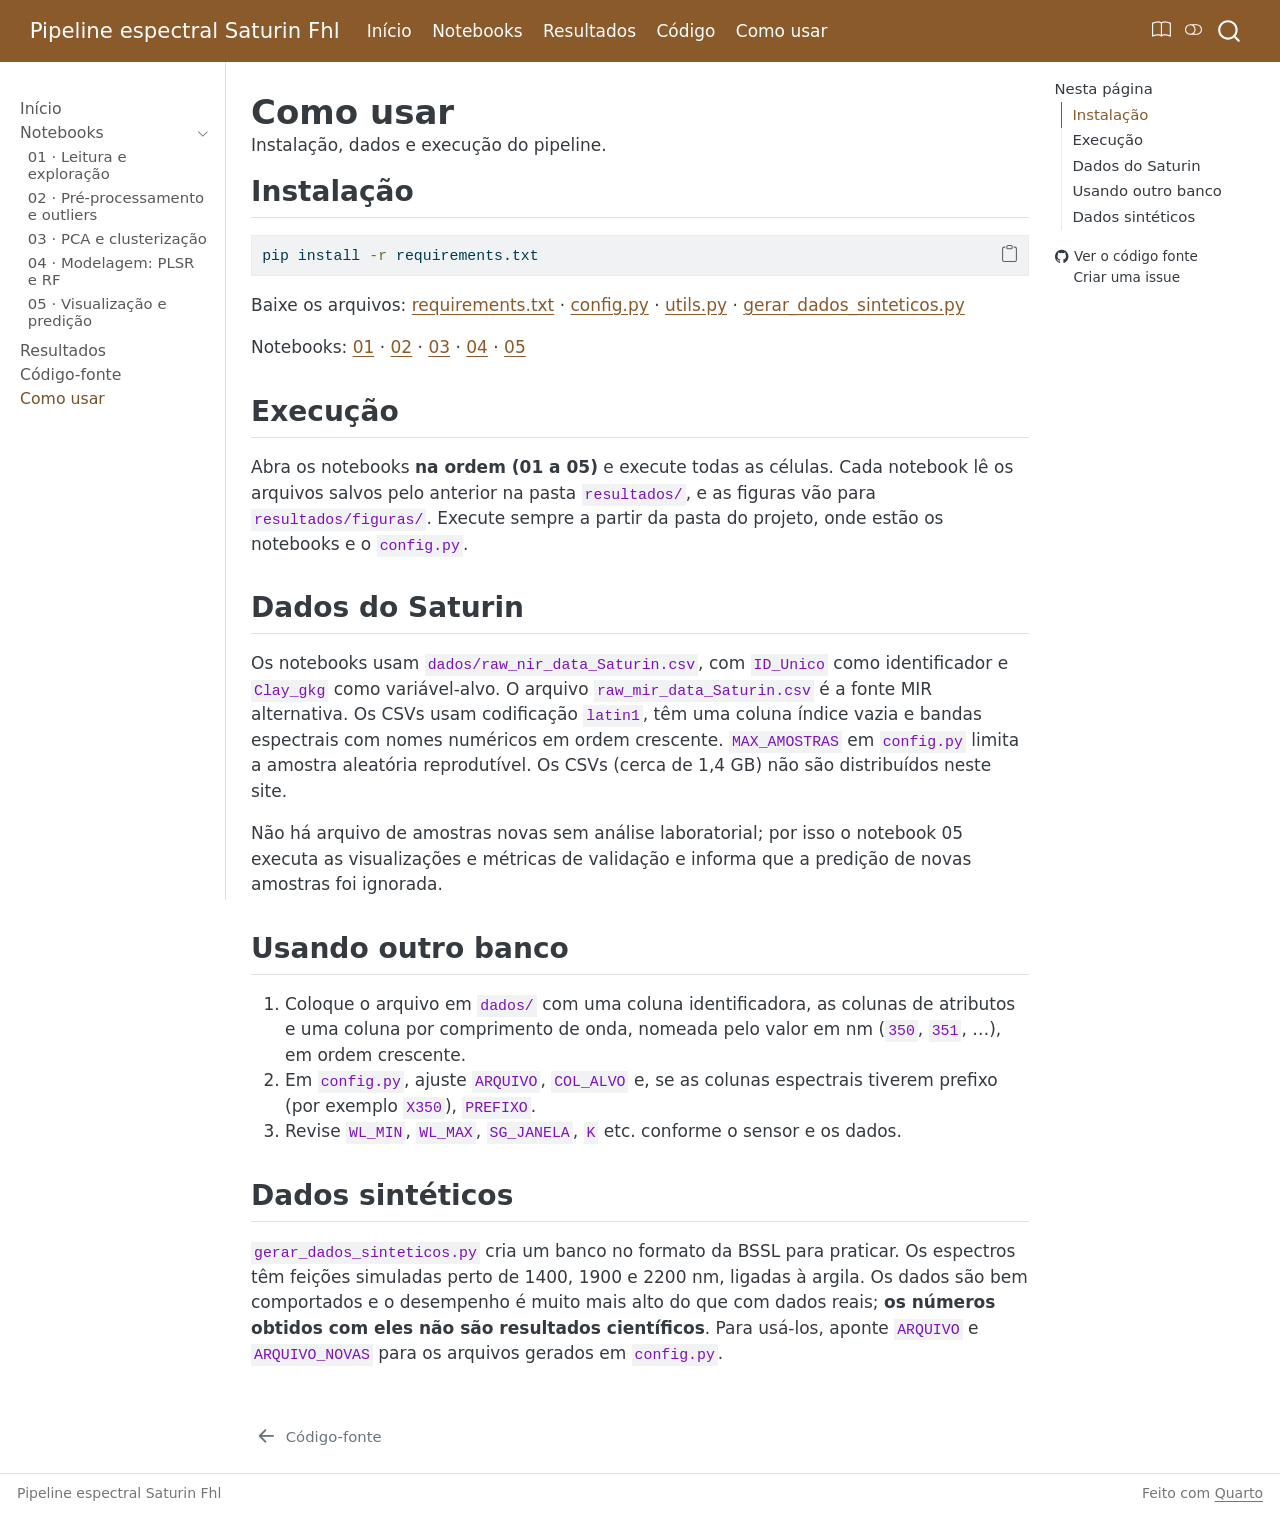
<file: como-usar.html>
<!DOCTYPE html>
<html xmlns="http://www.w3.org/1999/xhtml" lang="pt" xml:lang="pt"><head>

<meta charset="utf-8">
<meta name="generator" content="quarto-1.11.9">

<meta name="viewport" content="width=device-width, initial-scale=1.0, user-scalable=yes">

<meta name="description" content="Instalação, dados e execução do pipeline.">

<title>Como usar – Pipeline espectral Saturin Fhl</title>
<style>
/* Default styles provided by pandoc.
** See https://pandoc.org/MANUAL.html#variables-for-html for config info.
*/
span.smallcaps{font-variant: small-caps;}
div.columns{display: flex; gap: 1.5em;}
div.column{flex: auto;}
@media screen {
div.columns{gap: min(4vw, 1.5em);}
div.column{overflow-x: auto;}
}
div.hanging-indent{margin-left: 1.5em; text-indent: -1.5em;}
ul.task-list{list-style: none;}
ul.task-list li input[type="checkbox"] {
  width: 0.8em;
  margin: 0 0.8em 0.2em -1em; /* quarto-specific, see https://github.com/quarto-dev/quarto-cli/issues/4556 */ 
  vertical-align: middle;
}
/* CSS for syntax highlighting */
html { -webkit-text-size-adjust: 100%; }
pre > code.sourceCode { white-space: pre; position: relative; }
pre > code.sourceCode > span { display: inline-block; line-height: 1.25; }
pre > code.sourceCode > span:empty { height: 1.2em; }
.sourceCode { overflow: visible; }
code.sourceCode > span { color: inherit; text-decoration: inherit; }
div.sourceCode { margin: 1em 0; }
pre.sourceCode { margin: 0; }
@media screen {
div.sourceCode { overflow: auto; }
}
@media print {
pre > code.sourceCode { white-space: pre-wrap; }
pre > code.sourceCode > span { text-indent: -5em; padding-left: 5em; }
}
pre.numberSource code
  { counter-reset: source-line 0; }
pre.numberSource code > span
  { position: relative; left: -4em; counter-increment: source-line; }
pre.numberSource code > span > a:first-child::before
  { content: counter(source-line);
    position: relative; left: -1em; text-align: right; vertical-align: baseline;
    border: none; display: inline-block;
    -webkit-touch-callout: none; -webkit-user-select: none;
    -khtml-user-select: none; -moz-user-select: none;
    -ms-user-select: none; user-select: none;
    padding: 0 4px; width: 4em;
  }
pre.numberSource { margin-left: 3em;  padding-left: 4px; }
div.sourceCode
  {   }
@media screen {
pre > code.sourceCode > span > a:first-child::before { text-decoration: underline; }
}
</style>


<script src="site_libs/quarto-nav/quarto-nav.js"></script>
<script src="site_libs/quarto-nav/headroom.min.js"></script>
<script src="site_libs/clipboard/clipboard.min.js"></script>
<script src="site_libs/quarto-search/autocomplete.umd.js"></script>
<script src="site_libs/quarto-search/fuse.min.js"></script>
<script src="site_libs/quarto-search/quarto-search.js"></script>
<meta name="quarto:offset" content="./">
<link href="./codigo.html" rel="prev">
<script src="site_libs/quarto-html/quarto.js" type="module"></script>
<script src="site_libs/quarto-html/tabsets/tabsets.js" type="module"></script>
<script src="site_libs/quarto-html/scrollable-regions/scrollable-regions.js" type="module"></script>
<script src="site_libs/quarto-html/popper.min.js"></script>
<script src="site_libs/quarto-html/tippy.umd.min.js"></script>
<script src="site_libs/quarto-html/anchor.min.js"></script>
<link href="site_libs/quarto-html/tippy.css" rel="stylesheet">
<link href="site_libs/quarto-html/quarto-syntax-highlighting-63b5708e65d6cd79cd7618c58d0c21e7.css" rel="stylesheet" class="quarto-color-scheme" id="quarto-text-highlighting-styles">
<link href="site_libs/quarto-html/quarto-syntax-highlighting-dark-447e42e69aaa9833c0ba1b986f430b20.css" rel="stylesheet" class="quarto-color-scheme quarto-color-alternate" id="quarto-text-highlighting-styles">
<link href="site_libs/quarto-html/quarto-syntax-highlighting-63b5708e65d6cd79cd7618c58d0c21e7.css" rel="stylesheet" class="quarto-color-scheme-extra" id="quarto-text-highlighting-styles">
<script src="site_libs/bootstrap/bootstrap.min.js"></script>
<link href="site_libs/bootstrap/bootstrap-icons.css" rel="stylesheet">
<link href="site_libs/bootstrap/bootstrap-b83b953f7a5114246c0bfa0c2761157b.min.css" rel="stylesheet" append-hash="true" class="quarto-color-scheme" id="quarto-bootstrap" data-mode="light">
<link href="site_libs/bootstrap/bootstrap-dark-a6726945c03ecddcfd928ad6200daaef.min.css" rel="stylesheet" append-hash="true" class="quarto-color-scheme quarto-color-alternate" id="quarto-bootstrap" data-mode="dark">
<link href="site_libs/bootstrap/bootstrap-b83b953f7a5114246c0bfa0c2761157b.min.css" rel="stylesheet" append-hash="true" class="quarto-color-scheme-extra" id="quarto-bootstrap" data-mode="light">
<script id="quarto-search-options" type="application/json">{
  "location": "navbar",
  "copy-button": false,
  "collapse-after": 3,
  "panel-placement": "end",
  "type": "overlay",
  "limit": 50,
  "keyboard-shortcut": [
    "f",
    "/",
    "s"
  ],
  "show-item-context": false,
  "language": {
    "search-no-results-text": "Nenhum resultado",
    "search-matching-documents-text": "documentos correspondentes",
    "search-copy-link-title": "Copiar link para a busca",
    "search-hide-matches-text": "Esconder correspondências adicionais",
    "search-more-match-text": "mais correspondência neste documento",
    "search-more-matches-text": "mais correspondências neste documento",
    "search-clear-button-title": "Limpar",
    "search-text-placeholder": "",
    "search-detached-cancel-button-title": "Cancelar",
    "search-submit-button-title": "Enviar",
    "search-label": "Procurar"
  }
}</script>


</head>

<body class="nav-sidebar docked nav-fixed quarto-light"><a id="quarto-skip-link" class="visually-hidden-focusable" href="#quarto-document-content">Saltar para o conteúdo principal</a><script id="quarto-html-before-body" type="application/javascript">
    const toggleBodyColorMode = (bsSheetEl) => {
      const mode = bsSheetEl.getAttribute("data-mode");
      const bodyEl = window.document.querySelector("body");
      if (mode === "dark") {
        bodyEl.classList.add("quarto-dark");
        bodyEl.classList.remove("quarto-light");
      } else {
        bodyEl.classList.add("quarto-light");
        bodyEl.classList.remove("quarto-dark");
      }
    }
    const toggleBodyColorPrimary = () => {
      const bsSheetEl = window.document.querySelector("link#quarto-bootstrap:not([rel=disabled-stylesheet])");
      if (bsSheetEl) {
        toggleBodyColorMode(bsSheetEl);
      }
    }
    const setColorSchemeToggle = (alternate) => {
      const toggles = window.document.querySelectorAll('.quarto-color-scheme-toggle');
      for (let i=0; i < toggles.length; i++) {
        const toggle = toggles[i];
        if (toggle) {
          toggle.setAttribute("aria-checked", alternate ? "true" : "false");
          if (alternate) {
            toggle.classList.add("alternate");
          } else {
            toggle.classList.remove("alternate");
          }
        }
      }
    };
    const toggleColorMode = (alternate) => {
      // Switch the stylesheets
      const primaryStylesheets = window.document.querySelectorAll('link.quarto-color-scheme:not(.quarto-color-alternate)');
      const alternateStylesheets = window.document.querySelectorAll('link.quarto-color-scheme.quarto-color-alternate');
      manageTransitions('#quarto-margin-sidebar .nav-link', false);
      if (alternate) {
        // note: dark is layered on light, we don't disable primary!
        enableStylesheet(alternateStylesheets);
        for (const sheetNode of alternateStylesheets) {
          if (sheetNode.id === "quarto-bootstrap") {
            toggleBodyColorMode(sheetNode);
          }
        }
      } else {
        disableStylesheet(alternateStylesheets);
        enableStylesheet(primaryStylesheets)
        toggleBodyColorPrimary();
      }
      manageTransitions('#quarto-margin-sidebar .nav-link', true);
      // Switch the toggles
      setColorSchemeToggle(alternate)
    }
    // Hack to workaround the fact that safari doesn't
    // properly recolor the scrollbar when toggling (#1455).
    // Not run on load: stylesheets are set before first paint there, and
    // scrolling would undo the scroll to a URL fragment (#14973).
    // The one pixel nudge keeps the reader where they were.
    const refreshSafariScrollbar = () => {
      if (navigator.userAgent.indexOf('Safari') > 0 && navigator.userAgent.indexOf('Chrome') == -1) {
        manageTransitions("body", false);
        const scrollY = window.scrollY;
        window.scrollTo(0, scrollY > 0 ? scrollY - 1 : 1);
        setTimeout(() => {
          window.scrollTo(0, scrollY);
          manageTransitions("body", true);
        }, 40);
      }
    }
    const disableStylesheet = (stylesheets) => {
      for (let i=0; i < stylesheets.length; i++) {
        const stylesheet = stylesheets[i];
        stylesheet.rel = 'disabled-stylesheet';
      }
    }
    const enableStylesheet = (stylesheets) => {
      for (let i=0; i < stylesheets.length; i++) {
        const stylesheet = stylesheets[i];
        if(stylesheet.rel !== 'stylesheet') { // for Chrome, which will still FOUC without this check
          stylesheet.rel = 'stylesheet';
        }
      }
    }
    const manageTransitions = (selector, allowTransitions) => {
      const els = window.document.querySelectorAll(selector);
      for (let i=0; i < els.length; i++) {
        const el = els[i];
        if (allowTransitions) {
          el.classList.remove('notransition');
        } else {
          el.classList.add('notransition');
        }
      }
    }
    const isFileUrl = () => {
      return window.location.protocol === 'file:';
    }
    const hasAlternateSentinel = () => {
      let styleSentinel = getColorSchemeSentinel();
      if (styleSentinel !== null) {
        return styleSentinel === "alternate";
      } else {
        return false;
      }
    }
    const setStyleSentinel = (alternate) => {
      const value = alternate ? "alternate" : "default";
      if (!isFileUrl()) {
        window.localStorage.setItem("quarto-color-scheme", value);
      } else {
        localAlternateSentinel = value;
      }
    }
    const getColorSchemeSentinel = () => {
      if (!isFileUrl()) {
        const storageValue = window.localStorage.getItem("quarto-color-scheme");
        return storageValue != null ? storageValue : localAlternateSentinel;
      } else {
        return localAlternateSentinel;
      }
    }
    const toggleGiscusIfUsed = (isAlternate, darkModeDefault) => {
      const baseTheme = document.querySelector('#giscus-base-theme')?.value ?? 'light';
      const alternateTheme = document.querySelector('#giscus-alt-theme')?.value ?? 'dark';
      let newTheme = '';
      if(authorPrefersDark) {
        newTheme = isAlternate ? baseTheme : alternateTheme;
      } else {
        newTheme = isAlternate ? alternateTheme : baseTheme;
      }
      const changeGiscusTheme = () => {
        // From: https://github.com/giscus/giscus/issues/336
        const sendMessage = (message) => {
          const iframe = document.querySelector('iframe.giscus-frame');
          if (!iframe) return;
          iframe.contentWindow.postMessage({ giscus: message }, 'https://giscus.app');
        }
        sendMessage({
          setConfig: {
            theme: newTheme
          }
        });
      }
      const isGiscussLoaded = window.document.querySelector('iframe.giscus-frame') !== null;
      if (isGiscussLoaded) {
        changeGiscusTheme();
      }
    };
    const authorPrefersDark = false;
    const darkModeDefault = authorPrefersDark;
      document.querySelector('link#quarto-text-highlighting-styles.quarto-color-scheme-extra').rel = 'disabled-stylesheet';
      document.querySelector('link#quarto-bootstrap.quarto-color-scheme-extra').rel = 'disabled-stylesheet';
    let localAlternateSentinel = darkModeDefault ? 'alternate' : 'default';
    // Dark / light mode switch
    window.quartoToggleColorScheme = () => {
      // Read the current dark / light value
      let toAlternate = !hasAlternateSentinel();
      toggleColorMode(toAlternate);
      refreshSafariScrollbar();
      setStyleSentinel(toAlternate);
      toggleGiscusIfUsed(toAlternate, darkModeDefault);
      window.dispatchEvent(new Event('resize'));
    };
    // Switch to dark mode if need be
    if (hasAlternateSentinel()) {
      toggleColorMode(true);
    } else {
      toggleColorMode(false);
    }
  </script>

<div id="quarto-search-results"></div>
  <header id="quarto-header" class="headroom fixed-top">
    <nav class="navbar navbar-expand-lg " data-bs-theme="dark" aria-label="Sítio">
      <div class="navbar-container container-fluid">
      <div class="navbar-brand-container mx-auto">
    <a class="navbar-brand" href="./index.html">
    <span class="navbar-title">Pipeline espectral Saturin Fhl</span>
    </a>
  </div>
          <button class="navbar-toggler" type="button" data-bs-toggle="collapse" data-bs-target="#navbarCollapse" aria-controls="navbarCollapse" aria-expanded="false" aria-label="Alternar de navegação" onclick="if (window.quartoToggleHeadroom) { window.quartoToggleHeadroom(); }">
  <span class="navbar-toggler-icon"></span>
</button>
          <div class="collapse navbar-collapse" id="navbarCollapse">
            <ul class="navbar-nav navbar-nav-scroll me-auto">
  <li class="nav-item">
    <a class="nav-link active" href="./index.html" aria-current="page"> 
<span class="menu-text">Início</span></a>
  </li>  
  <li class="nav-item">
    <a class="nav-link" href="./01_leitura_exploratoria.html"> 
<span class="menu-text">Notebooks</span></a>
  </li>  
  <li class="nav-item">
    <a class="nav-link" href="./resultados.html"> 
<span class="menu-text">Resultados</span></a>
  </li>  
  <li class="nav-item">
    <a class="nav-link" href="./codigo.html"> 
<span class="menu-text">Código</span></a>
  </li>  
  <li class="nav-item">
    <a class="nav-link" href="./como-usar.html"> 
<span class="menu-text">Como usar</span></a>
  </li>  
</ul>
            <ul class="navbar-nav navbar-nav-scroll ms-auto">
  <li class="nav-item compact">
    <a class="nav-link" href="https://geocis.github.io/geocis_tutorial/"> <i class="bi bi-book" role="img" aria-label="Tutorial Espectroscopia de Solos com Python">
</i> 
<span class="menu-text"></span></a>
  </li>  
</ul>
          </div> <!-- /navcollapse -->
            <div class="quarto-navbar-tools">
  <button type="button" role="switch" aria-checked="false" class="quarto-color-scheme-toggle quarto-navigation-tool  px-1" onclick="window.quartoToggleColorScheme(); return false;" title="Alternar modo escuro" aria-label="Alternar modo escuro"><i class="bi"></i></button>
</div>
            <div id="quarto-search" class="" title="Procurar"></div>
      </div> <!-- /container-fluid -->
    </nav>
  <nav class="quarto-secondary-nav" aria-label="Barra de ferramentas">
    <div class="container-fluid d-flex">
      <button type="button" class="quarto-btn-toggle btn" data-bs-toggle="collapse" role="button" data-bs-target=".quarto-sidebar-collapse-item" aria-controls="quarto-sidebar" aria-expanded="false" aria-label="Alternar barra lateral" onclick="if (window.quartoToggleHeadroom) { window.quartoToggleHeadroom(); }">
        <i class="bi bi-layout-text-sidebar-reverse"></i>
      </button>
        <nav class="quarto-page-breadcrumbs" aria-label="Caminho"><ol class="breadcrumb"><li class="breadcrumb-item"><a href="./como-usar.html">Como usar</a></li></ol></nav>
        <a class="flex-grow-1" data-bs-toggle="collapse" data-bs-target=".quarto-sidebar-collapse-item" onclick="if (window.quartoToggleHeadroom) { window.quartoToggleHeadroom(); }">      
        </a>
    </div>
  </nav>
</header>
<!-- content -->
<div id="quarto-content" class="quarto-container page-columns page-rows-contents page-layout-article page-navbar">
<!-- sidebar -->
  <nav id="quarto-sidebar" class="sidebar collapse collapse-horizontal quarto-sidebar-collapse-item sidebar-navigation docked overflow-auto" aria-label="Secção">
    <div class="sidebar-menu-container"> 
    <ul class="list-unstyled mt-1">
        <li class="sidebar-item">
  <div class="sidebar-item-container"> 
  <a href="./index.html" class="sidebar-item-text sidebar-link">
 <span class="menu-text">Início</span></a>
  </div>
</li>
        <li class="sidebar-item sidebar-item-section">
      <div class="sidebar-item-container"> 
            <button type="button" class="sidebar-item-text sidebar-item-toggle sidebar-link text-start" data-bs-toggle="collapse" data-bs-target="#quarto-sidebar-section-1" aria-controls="quarto-sidebar-section-1" aria-expanded="true">
 <span class="menu-text" id="quarto-sidebar-section-1-label">Notebooks</span><i class="bi bi-chevron-right" aria-hidden="true"></i></button>
      </div>
      <ul id="quarto-sidebar-section-1" aria-labelledby="quarto-sidebar-section-1-label" class="collapse list-unstyled sidebar-section depth1 show">  
          <li class="sidebar-item">
  <div class="sidebar-item-container"> 
  <a href="./01_leitura_exploratoria.html" class="sidebar-item-text sidebar-link">
 <span class="menu-text">01 · Leitura e exploração</span></a>
  </div>
</li>
          <li class="sidebar-item">
  <div class="sidebar-item-container"> 
  <a href="./02_preprocessamento.html" class="sidebar-item-text sidebar-link">
 <span class="menu-text">02 · Pré-processamento e outliers</span></a>
  </div>
</li>
          <li class="sidebar-item">
  <div class="sidebar-item-container"> 
  <a href="./03_pca_clusterizacao.html" class="sidebar-item-text sidebar-link">
 <span class="menu-text">03 · PCA e clusterização</span></a>
  </div>
</li>
          <li class="sidebar-item">
  <div class="sidebar-item-container"> 
  <a href="./04_modelagem.html" class="sidebar-item-text sidebar-link">
 <span class="menu-text">04 · Modelagem: PLSR e RF</span></a>
  </div>
</li>
          <li class="sidebar-item">
  <div class="sidebar-item-container"> 
  <a href="./05_visualizacao_predicao.html" class="sidebar-item-text sidebar-link">
 <span class="menu-text">05 · Visualização e predição</span></a>
  </div>
</li>
      </ul>
  </li>
        <li class="sidebar-item">
  <div class="sidebar-item-container"> 
  <a href="./resultados.html" class="sidebar-item-text sidebar-link">
 <span class="menu-text">Resultados</span></a>
  </div>
</li>
        <li class="sidebar-item">
  <div class="sidebar-item-container"> 
  <a href="./codigo.html" class="sidebar-item-text sidebar-link">
 <span class="menu-text">Código-fonte</span></a>
  </div>
</li>
        <li class="sidebar-item">
  <div class="sidebar-item-container"> 
  <a href="./como-usar.html" class="sidebar-item-text sidebar-link active">
 <span class="menu-text">Como usar</span></a>
  </div>
</li>
    </ul>
    </div>
</nav>
<div id="quarto-sidebar-glass" class="quarto-sidebar-collapse-item" data-bs-toggle="collapse" data-bs-target=".quarto-sidebar-collapse-item"></div>
<!-- margin-sidebar -->
    <div id="quarto-margin-sidebar" class="sidebar margin-sidebar">
        <nav id="TOC" role="doc-toc" aria-labelledby="toc-title" class="toc-active">
    <h2 id="toc-title">Nesta página</h2>
   
  <ul>
  <li><a href="#instalação" id="toc-instalação" class="nav-link active" data-scroll-target="#instalação">Instalação</a></li>
  <li><a href="#execução" id="toc-execução" class="nav-link" data-scroll-target="#execução">Execução</a></li>
  <li><a href="#dados-do-saturin" id="toc-dados-do-saturin" class="nav-link" data-scroll-target="#dados-do-saturin">Dados do Saturin</a></li>
  <li><a href="#usando-outro-banco" id="toc-usando-outro-banco" class="nav-link" data-scroll-target="#usando-outro-banco">Usando outro banco</a></li>
  <li><a href="#dados-sintéticos" id="toc-dados-sintéticos" class="nav-link" data-scroll-target="#dados-sintéticos">Dados sintéticos</a></li>
  </ul>
<div class="toc-actions"><ul><li><a href="https://github.com/MrH28/espectralbehaviour/blob/main/como-usar.qmd" class="toc-action"><i class="bi bi-github"></i>Ver o código fonte</a></li><li><a href="https://github.com/MrH28/espectralbehaviour/issues/new" class="toc-action"><i class="bi empty"></i>Criar uma issue</a></li></ul></div></nav>
    </div>
<!-- main -->
<main class="content" id="quarto-document-content" tabindex="-1">


<header id="title-block-header" class="quarto-title-block default">
<div class="quarto-title">
<h1 class="title">Como usar</h1>
</div>

<div>
  <div class="description">
    Instalação, dados e execução do pipeline.
  </div>
</div>


<div class="quarto-title-meta">

    
  
    
  </div>
  


</header>


<section id="instalação" class="level2">
<h2 class="anchored" data-anchor-id="instalação">Instalação</h2>
<div class="code-copy-outer-scaffold"><div class="sourceCode" id="cb1"><pre class="sourceCode bash code-with-copy"><code class="sourceCode bash"><span id="cb1-1"><a href="#cb1-1" aria-hidden="true" tabindex="-1"></a><span class="ex">pip</span> install <span class="at">-r</span> requirements.txt</span></code></pre></div><button title="Copiar para a área de transferência" class="code-copy-button"><i class="bi"></i></button></div>
<p>Baixe os arquivos: <a href="requirements.txt" download="requirements.txt">requirements.txt</a> · <a href="config.py" download="config.py">config.py</a> · <a href="utils.py" download="utils.py">utils.py</a> · <a href="gerar_dados_sinteticos.py" download="gerar_dados_sinteticos.py">gerar_dados_sinteticos.py</a></p>
<p>Notebooks: <a href="./01_leitura_exploratoria.html" download="01_leitura_exploratoria.ipynb">01</a> · <a href="./02_preprocessamento.html" download="02_preprocessamento.ipynb">02</a> · <a href="./03_pca_clusterizacao.html" download="03_pca_clusterizacao.ipynb">03</a> · <a href="./04_modelagem.html" download="04_modelagem.ipynb">04</a> · <a href="./05_visualizacao_predicao.html" download="05_visualizacao_predicao.ipynb">05</a></p>
</section>
<section id="execução" class="level2">
<h2 class="anchored" data-anchor-id="execução">Execução</h2>
<p>Abra os notebooks <strong>na ordem (01 a 05)</strong> e execute todas as células. Cada notebook lê os arquivos salvos pelo anterior na pasta <code>resultados/</code>, e as figuras vão para <code>resultados/figuras/</code>. Execute sempre a partir da pasta do projeto, onde estão os notebooks e o <code>config.py</code>.</p>
</section>
<section id="dados-do-saturin" class="level2">
<h2 class="anchored" data-anchor-id="dados-do-saturin">Dados do Saturin</h2>
<p>Os notebooks usam <code>dados/raw_nir_data_Saturin.csv</code>, com <code>ID_Unico</code> como identificador e <code>Clay_gkg</code> como variável-alvo. O arquivo <code>raw_mir_data_Saturin.csv</code> é a fonte MIR alternativa. Os CSVs usam codificação <code>latin1</code>, têm uma coluna índice vazia e bandas espectrais com nomes numéricos em ordem crescente. <code>MAX_AMOSTRAS</code> em <code>config.py</code> limita a amostra aleatória reprodutível. Os CSVs (cerca de 1,4 GB) não são distribuídos neste site.</p>
<p>Não há arquivo de amostras novas sem análise laboratorial; por isso o notebook 05 executa as visualizações e métricas de validação e informa que a predição de novas amostras foi ignorada.</p>
</section>
<section id="usando-outro-banco" class="level2">
<h2 class="anchored" data-anchor-id="usando-outro-banco">Usando outro banco</h2>
<ol type="1">
<li>Coloque o arquivo em <code>dados/</code> com uma coluna identificadora, as colunas de atributos e uma coluna por comprimento de onda, nomeada pelo valor em nm (<code>350</code>, <code>351</code>, …), em ordem crescente.</li>
<li>Em <code>config.py</code>, ajuste <code>ARQUIVO</code>, <code>COL_ALVO</code> e, se as colunas espectrais tiverem prefixo (por exemplo <code>X350</code>), <code>PREFIXO</code>.</li>
<li>Revise <code>WL_MIN</code>, <code>WL_MAX</code>, <code>SG_JANELA</code>, <code>K</code> etc. conforme o sensor e os dados.</li>
</ol>
</section>
<section id="dados-sintéticos" class="level2">
<h2 class="anchored" data-anchor-id="dados-sintéticos">Dados sintéticos</h2>
<p><code>gerar_dados_sinteticos.py</code> cria um banco no formato da BSSL para praticar. Os espectros têm feições simuladas perto de 1400, 1900 e 2200 nm, ligadas à argila. Os dados são bem comportados e o desempenho é muito mais alto do que com dados reais; <strong>os números obtidos com eles não são resultados científicos</strong>. Para usá-los, aponte <code>ARQUIVO</code> e <code>ARQUIVO_NOVAS</code> para os arquivos gerados em <code>config.py</code>.</p>


</section>

<a onclick="window.scrollTo(0, 0); return false;" role="button" id="quarto-back-to-top"><i class="bi bi-arrow-up"></i> De volta ao topo</a></main> <!-- /main -->
<script id="quarto-html-after-body" type="application/javascript">
  window.document.addEventListener("DOMContentLoaded", function (event) {
    // Ensure there is a toggle, if there isn't float one in the top right
    if (window.document.querySelector('.quarto-color-scheme-toggle') === null) {
      const toggle = window.document.createElement('button');
      toggle.type = "button";
      toggle.setAttribute("role", "switch");
      toggle.setAttribute("aria-checked", "false");
      toggle.classList.add('top-right');
      toggle.classList.add('quarto-color-scheme-toggle');
      toggle.setAttribute("aria-label", "Alternar modo escuro");
      toggle.onclick = function() { try { window.quartoToggleColorScheme(); } catch {} return false; };
      const i = window.document.createElement("i");
      i.classList.add('bi');
      toggle.appendChild(i);
      // Put the toggle in a landmark of its own, so that landmark navigation
      // can reach it.
      //
      // The container is always a fresh direct child of body, and the toggle is
      // never moved into page furniture that the theme or the author controls.
      // The toggle is positioned against the page, so any ancestor that
      // establishes a containing block captures it: a positioned element or a
      // grid for position: absolute, and transform, filter, will-change or
      // contain for position: fixed. A direct child of body has none of these
      // to inherit, and the shift when one appears is silent and visual.
      //
      // ARIA says a document should have at most one banner, and axe reports a
      // duplicate whether or not the banners carry distinct labels. So use a
      // header when the page has no banner yet, and a named region otherwise.
      //
      // A header is a banner wherever it sits, unless it is inside sectioning
      // content, so this cannot just look at the children of body: a custom
      // page layout wraps the title block header in a plain div. An explicit
      // role="banner" always counts.
      const sectioning = 'article, aside, main, nav, section, [role="article"], [role="complementary"], [role="main"], [role="navigation"], [role="region"]';
      const hasBanner = Array.from(
        window.document.querySelectorAll('header:not([role]), [role="banner"]')
      ).some(function(el) {
        return el.hasAttribute("role") || el.closest(sectioning) === null;
      });
      const container = window.document.createElement(hasBanner ? "div" : "header");
      if (hasBanner) {
        container.setAttribute("role", "region");
        container.setAttribute("aria-label", "Alternar modo escuro");
      }
      container.classList.add('quarto-color-scheme-toggle-container');
      container.appendChild(toggle);
      window.document.body.appendChild(container);
    }
    setColorSchemeToggle(hasAlternateSentinel())
    const icon = "";
    const anchorJS = new window.AnchorJS();
    anchorJS.options = {
      placement: 'right',
      icon: icon
    };
    anchorJS.add('.anchored');
    const isCodeAnnotation = (el) => {
      for (const clz of el.classList) {
        if (clz.startsWith('code-annotation-')) {                     
          return true;
        }
      }
      return false;
    }
    const onCopySuccess = function(e) {
      // button target
      const button = e.trigger;
      // don't keep focus
      button.blur();
      // flash "checked"
      button.classList.add('code-copy-button-checked');
      var currentTitle = button.getAttribute("title");
      button.setAttribute("title", "Copiada");
      let tooltip;
      if (window.bootstrap) {
        button.setAttribute("data-bs-toggle", "tooltip");
        button.setAttribute("data-bs-placement", "left");
        button.setAttribute("data-bs-title", "Copiada");
        tooltip = new bootstrap.Tooltip(button, 
          { trigger: "manual", 
            customClass: "code-copy-button-tooltip",
            offset: [0, -8]});
        tooltip.show();    
      }
      setTimeout(function() {
        if (tooltip) {
          tooltip.hide();
          button.removeAttribute("data-bs-title");
          button.removeAttribute("data-bs-toggle");
          button.removeAttribute("data-bs-placement");
        }
        button.setAttribute("title", currentTitle);
        button.classList.remove('code-copy-button-checked');
      }, 1000);
      // clear code selection
      e.clearSelection();
    }
    const getTextToCopy = function(trigger) {
      const outerScaffold = trigger.parentElement.cloneNode(true);
      const codeEl = outerScaffold.querySelector('code');
      for (const childEl of codeEl.children) {
        if (isCodeAnnotation(childEl)) {
          childEl.remove();
        }
      }
      return codeEl.innerText;
    }
    const clipboard = new window.ClipboardJS('.code-copy-button:not([data-in-quarto-modal])', {
      text: getTextToCopy
    });
    clipboard.on('success', onCopySuccess);
    if (window.document.getElementById('quarto-embedded-source-code-modal')) {
      const clipboardModal = new window.ClipboardJS('.code-copy-button[data-in-quarto-modal]', {
        text: getTextToCopy,
        container: window.document.getElementById('quarto-embedded-source-code-modal')
      });
      clipboardModal.on('success', onCopySuccess);
    }
      var localhostRegex = new RegExp(/^(?:http|https):\/\/localhost\:?[0-9]*\//);
      var mailtoRegex = new RegExp(/^mailto:/);
        var filterRegex = new RegExp("https:\/\/mrh28\.github\.io\/espectralbehaviour\/");
      var isInternal = (href) => {
          return filterRegex.test(href) || localhostRegex.test(href) || mailtoRegex.test(href);
      }
      // Inspect non-navigation links and adorn them if external
      window.quartoDecorateExternalLinks = function (root) {
     var links = (root || window.document).querySelectorAll('a[href]:not(.nav-link):not(.navbar-brand):not(.toc-action):not(.sidebar-link):not(.sidebar-item-toggle):not(.pagination-link):not(.no-external):not([aria-hidden]):not(.dropdown-item):not(.quarto-navigation-tool):not(.about-link)');
      for (var i=0; i<links.length; i++) {
        const link = links[i];
        if (!isInternal(link.href)) {
          // undo the damage that might have been done by quarto-nav.js in the case of
          // links that we want to consider external
          if (link.dataset.originalHref !== undefined) {
            link.href = link.dataset.originalHref;
          }
          if (!link.classList.contains('no-external-icon')) {
          }
        }
      }
      };
      window.quartoDecorateExternalLinks(window.document);
    // Esc closes the popup (WCAG 1.4.13) and focus leaving both trigger and
    // popup closes it (WCAG 2.4.11); tippy handles neither for interactive popups.
    const hideOnEscAndFocusOut = {
      name: 'hideOnEscAndFocusOut',
      defaultValue: true,
      fn(instance) {
        const dismiss = () => {
          // A show scheduled by the trigger delay would otherwise reopen it
          instance.clearDelayTimeouts();
          instance.hide();
        };
        const onKeyDown = (event) => {
          if (event.key !== 'Escape') {
            return;
          }
          // Keep Esc from also reaching page handlers (e.g. reveal.js overview),
          // except an open reveal.js slide menu, which Esc should close too.
          // The menu handles keys only when its keyboard option is on.
          const menuHandlesEsc = window.Reveal?.getPlugin?.('menu')?.isOpen() &&
            window.Reveal.getConfig().menu?.keyboard !== false;
          if (!menuHandlesEsc) {
            event.stopPropagation();
          }
          if (instance.popper.contains(window.document.activeElement)) {
            // Disabled while refocusing so the focus trigger does not reopen it
            instance.disable();
            instance.reference.focus();
            instance.enable();
          }
          dismiss();
        };
        const onFocusOut = (event) => {
          const target = event.relatedTarget;
          if (target && !instance.reference.contains(target) &&
              !instance.popper.contains(target)) {
            dismiss();
          }
        };
        // On the trigger too: a click trigger (code-annotations: select) has no
        // blur handling. Attached for the instance's lifetime so leaving the
        // trigger also cancels a show still pending on the trigger delay.
        instance.reference.addEventListener('focusout', onFocusOut);
        return {
          onShow() {
            window.document.addEventListener('keydown', onKeyDown, true);
            instance.popper.addEventListener('focusout', onFocusOut);
          },
          onHide() {
            window.document.removeEventListener('keydown', onKeyDown, true);
            instance.popper.removeEventListener('focusout', onFocusOut);
          },
          onDestroy() {
            instance.reference.removeEventListener('focusout', onFocusOut);
          },
        };
      },
    };
    function tippyHover(el, contentFn, onTriggerFn, onUntriggerFn) {
      const config = {
        allowHTML: true,
        maxWidth: 500,
        delay: 100,
        arrow: false,
        appendTo: function(el) {
            return el.parentElement;
        },
        interactive: true,
        interactiveBorder: 10,
        theme: 'quarto',
        placement: 'bottom-start',
        plugins: [hideOnEscAndFocusOut],
      };
      if (contentFn) {
        config.content = contentFn;
      }
      if (onTriggerFn) {
        config.onTrigger = onTriggerFn;
      }
      if (onUntriggerFn) {
        config.onUntrigger = onUntriggerFn;
      }
      window.tippy(el, config); 
    }
    const noterefs = window.document.querySelectorAll('a[role="doc-noteref"]');
    for (var i=0; i<noterefs.length; i++) {
      const ref = noterefs[i];
      tippyHover(ref, function() {
        // use id or data attribute instead here
        let href = ref.getAttribute('data-footnote-href') || ref.getAttribute('href');
        try { href = new URL(href).hash; } catch {}
        const id = href.replace(/^#\/?/, "");
        const note = window.document.getElementById(id);
        if (note) {
          return note.innerHTML;
        } else {
          return "";
        }
      });
    }
    const xrefs = window.document.querySelectorAll('a.quarto-xref');
    const processXRef = (id, note) => {
      // Strip column container classes
      const stripColumnClz = (el) => {
        el.classList.remove("page-full", "page-columns");
        if (el.children) {
          for (const child of el.children) {
            stripColumnClz(child);
          }
        }
      }
      stripColumnClz(note)
      if (id === null || id.startsWith('sec-')) {
        // Special case sections, only their first couple elements
        const container = document.createElement("div");
        if (note.children && note.children.length > 2) {
          container.appendChild(note.children[0].cloneNode(true));
          for (let i = 1; i < note.children.length; i++) {
            const child = note.children[i];
            if (child.tagName === "P" && child.innerText === "") {
              continue;
            } else {
              container.appendChild(child.cloneNode(true));
              break;
            }
          }
          if (window.Quarto?.typesetMath) {
            window.Quarto.typesetMath(container);
          }
          return container.innerHTML
        } else {
          if (window.Quarto?.typesetMath) {
            window.Quarto.typesetMath(note);
          }
          return note.innerHTML;
        }
      } else {
        // Remove any anchor links if they are present
        const anchorLink = note.querySelector('a.anchorjs-link');
        if (anchorLink) {
          anchorLink.remove();
        }
        if (window.Quarto?.typesetMath) {
          window.Quarto.typesetMath(note);
        }
        if (note.classList.contains("callout")) {
          return note.outerHTML;
        } else {
          return note.innerHTML;
        }
      }
    }
    for (var i=0; i<xrefs.length; i++) {
      const xref = xrefs[i];
      tippyHover(xref, undefined, function(instance) {
        instance.disable();
        let url = xref.getAttribute('href');
        let hash = undefined; 
        if (url.startsWith('#')) {
          hash = url;
        } else {
          try { hash = new URL(url).hash; } catch {}
        }
        if (hash) {
          const id = hash.replace(/^#\/?/, "");
          const note = window.document.getElementById(id);
          if (note !== null) {
            try {
              const html = processXRef(id, note.cloneNode(true));
              instance.setContent(html);
            } finally {
              instance.enable();
              instance.show();
            }
          } else {
            // See if we can fetch this
            fetch(url.split('#')[0])
            .then(res => res.text())
            .then(html => {
              const parser = new DOMParser();
              const htmlDoc = parser.parseFromString(html, "text/html");
              const note = htmlDoc.getElementById(id);
              if (note !== null) {
                const html = processXRef(id, note);
                instance.setContent(html);
              } 
            }).finally(() => {
              instance.enable();
              instance.show();
            });
          }
        } else {
          // See if we can fetch a full url (with no hash to target)
          // This is a special case and we should probably do some content thinning / targeting
          fetch(url)
          .then(res => res.text())
          .then(html => {
            const parser = new DOMParser();
            const htmlDoc = parser.parseFromString(html, "text/html");
            const note = htmlDoc.querySelector('main.content');
            if (note !== null) {
              // This should only happen for chapter cross references
              // (since there is no id in the URL)
              // remove the first header
              if (note.children.length > 0 && note.children[0].tagName === "HEADER") {
                note.children[0].remove();
              }
              const html = processXRef(null, note);
              instance.setContent(html);
            } 
          }).finally(() => {
            instance.enable();
            instance.show();
          });
        }
      }, function(instance) {
      });
    }
        let selectedAnnoteEl;
        const selectorForAnnotation = ( cell, annotation) => {
          let cellAttr = 'data-code-cell="' + cell + '"';
          let lineAttr = 'data-code-annotation="' +  annotation + '"';
          const selector = 'span[' + cellAttr + '][' + lineAttr + ']';
          return selector;
        }
        const selectCodeLines = (annoteEl) => {
          const doc = window.document;
          const targetCell = annoteEl.getAttribute("data-target-cell");
          const targetAnnotation = annoteEl.getAttribute("data-target-annotation");
          const annoteSpan = window.document.querySelector(selectorForAnnotation(targetCell, targetAnnotation));
          const lines = annoteSpan.getAttribute("data-code-lines").split(",");
          const lineIds = lines.map((line) => {
            return targetCell + "-" + line;
          })
          // Each band is positioned against its own containing block, which is
          // not the offsetParent of the lines, so place it from client rects.
          const placeBand = (band, firstEl, lastEl, codeBlock) => {
            const container = band.offsetParent;
            if (container === null) {
              return;
            }
            const containerRect = container.getBoundingClientRect();
            // Reveal.js scales slides with a transform, so convert client
            // pixels back to the CSS pixels of the container.
            const scale = containerRect.height / container.offsetHeight || 1;
            const firstRect = firstEl.getBoundingClientRect();
            const lastRect = lastEl.getBoundingClientRect();
            const top = (firstRect.top - containerRect.top) / scale - container.clientTop + container.scrollTop;
            const height = (lastRect.bottom - firstRect.top) / scale;
            band.style.top = top - 2 + "px";
            band.style.height = height + 4 + "px";
            if (codeBlock) {
              // Without the copy button wrapper, the containing block is wider
              // than the code block, so span the code block explicitly.
              const blockRect = codeBlock.getBoundingClientRect();
              band.style.left = (blockRect.left - containerRect.left) / scale - container.clientLeft + container.scrollLeft + "px";
              band.style.width = blockRect.width / scale + "px";
            }
          };
          if (lineIds.length > 0) {
            const el = window.document.getElementById(lineIds[0]);
            const lastEl = window.document.getElementById(lineIds[lineIds.length - 1]);
            const parent = el.parentElement.parentElement;
            // cook up a div (if necessary) and position it
            let div = window.document.getElementById("code-annotation-line-highlight");
            if (div === null) {
              div = window.document.createElement("div");
              div.setAttribute("id", "code-annotation-line-highlight");
              div.style.position = 'absolute';
              parent.appendChild(div);
            }
            placeBand(div, el, lastEl, parent.closest("div.sourceCode") || parent);
            let gutterDiv = window.document.getElementById("code-annotation-line-highlight-gutter");
            if (gutterDiv === null) {
              gutterDiv = window.document.createElement("div");
              gutterDiv.setAttribute("id", "code-annotation-line-highlight-gutter");
              gutterDiv.style.position = 'absolute';
              const codeCell = window.document.getElementById(targetCell);
              const gutter = codeCell.querySelector('.code-annotation-gutter');
              gutter.appendChild(gutterDiv);
            }
            placeBand(gutterDiv, el, lastEl);
            selectedAnnoteEl = annoteEl;
          }
        };
        const unselectCodeLines = () => {
          const elementsIds = ["code-annotation-line-highlight", "code-annotation-line-highlight-gutter"];
          elementsIds.forEach((elId) => {
            const div = window.document.getElementById(elId);
            if (div) {
              div.remove();
            }
          });
          selectedAnnoteEl = undefined;
        };
          // Handle positioning of the toggle
      window.addEventListener(
        "resize",
        throttle(() => {
          elRect = undefined;
          if (selectedAnnoteEl) {
            selectCodeLines(selectedAnnoteEl);
          }
        }, 10)
      );
      function throttle(fn, ms) {
      let throttle = false;
      let timer;
        return (...args) => {
          if(!throttle) { // first call gets through
              fn.apply(this, args);
              throttle = true;
          } else { // all the others get throttled
              if(timer) clearTimeout(timer); // cancel #2
              timer = setTimeout(() => {
                fn.apply(this, args);
                timer = throttle = false;
              }, ms);
          }
        };
      }
        // Attach click handler to the DT
        const annoteDls = window.document.querySelectorAll('dt[data-target-cell]');
        for (const annoteDlNode of annoteDls) {
          annoteDlNode.addEventListener('click', (event) => {
            const clickedEl = event.target;
            if (clickedEl !== selectedAnnoteEl) {
              unselectCodeLines();
              const activeEl = window.document.querySelector('dt[data-target-cell].code-annotation-active');
              if (activeEl) {
                activeEl.classList.remove('code-annotation-active');
              }
              selectCodeLines(clickedEl);
              clickedEl.classList.add('code-annotation-active');
            } else {
              // Unselect the line
              unselectCodeLines();
              clickedEl.classList.remove('code-annotation-active');
            }
          });
        }
    const findCites = (el) => {
      const parentEl = el.parentElement;
      if (parentEl) {
        const cites = parentEl.dataset.cites;
        if (cites) {
          return {
            el,
            cites: cites.split(' ')
          };
        } else {
          return findCites(el.parentElement)
        }
      } else {
        return undefined;
      }
    };
    var bibliorefs = window.document.querySelectorAll('a[role="doc-biblioref"]');
    for (var i=0; i<bibliorefs.length; i++) {
      const ref = bibliorefs[i];
      const citeInfo = findCites(ref);
      if (citeInfo) {
        tippyHover(citeInfo.el, function() {
          var popup = window.document.createElement('div');
          citeInfo.cites.forEach(function(cite) {
            var citeDiv = window.document.createElement('div');
            citeDiv.classList.add('hanging-indent');
            citeDiv.classList.add('csl-entry');
            var biblioDiv = window.document.getElementById('ref-' + cite);
            if (biblioDiv) {
              citeDiv.innerHTML = biblioDiv.innerHTML;
            }
            popup.appendChild(citeDiv);
          });
          return popup.innerHTML;
        });
      }
    }
  });
  </script>
  <script type="application/javascript">
  window.quartoScrollableRegionsLabels = {"code":"Código deslocável","output":"Saída deslocável"};
  </script>
<nav class="page-navigation" aria-label="Página">
  <div class="nav-page nav-page-previous">
      <a href="./codigo.html" class="pagination-link" aria-label="Código-fonte">
        <i class="bi bi-arrow-left-short"></i> <span class="nav-page-text">Código-fonte</span>
      </a>          
  </div>
  <div class="nav-page nav-page-next">
  </div>
</nav>
</div> <!-- /content -->
<footer class="footer">
  <div class="nav-footer">
    <div class="nav-footer-left">
<p>Pipeline espectral Saturin Fhl</p>
</div>   
    <div class="nav-footer-center">
      &nbsp;
    <div class="toc-actions d-sm-block d-md-none"><ul><li><a href="https://github.com/MrH28/espectralbehaviour/blob/main/como-usar.qmd" class="toc-action"><i class="bi bi-github"></i>Ver o código fonte</a></li><li><a href="https://github.com/MrH28/espectralbehaviour/issues/new" class="toc-action"><i class="bi empty"></i>Criar uma issue</a></li></ul></div></div>
    <div class="nav-footer-right">
<p>Feito com <a href="https://quarto.org">Quarto</a></p>
</div>
  </div>
</footer>




</body></html>
</file>
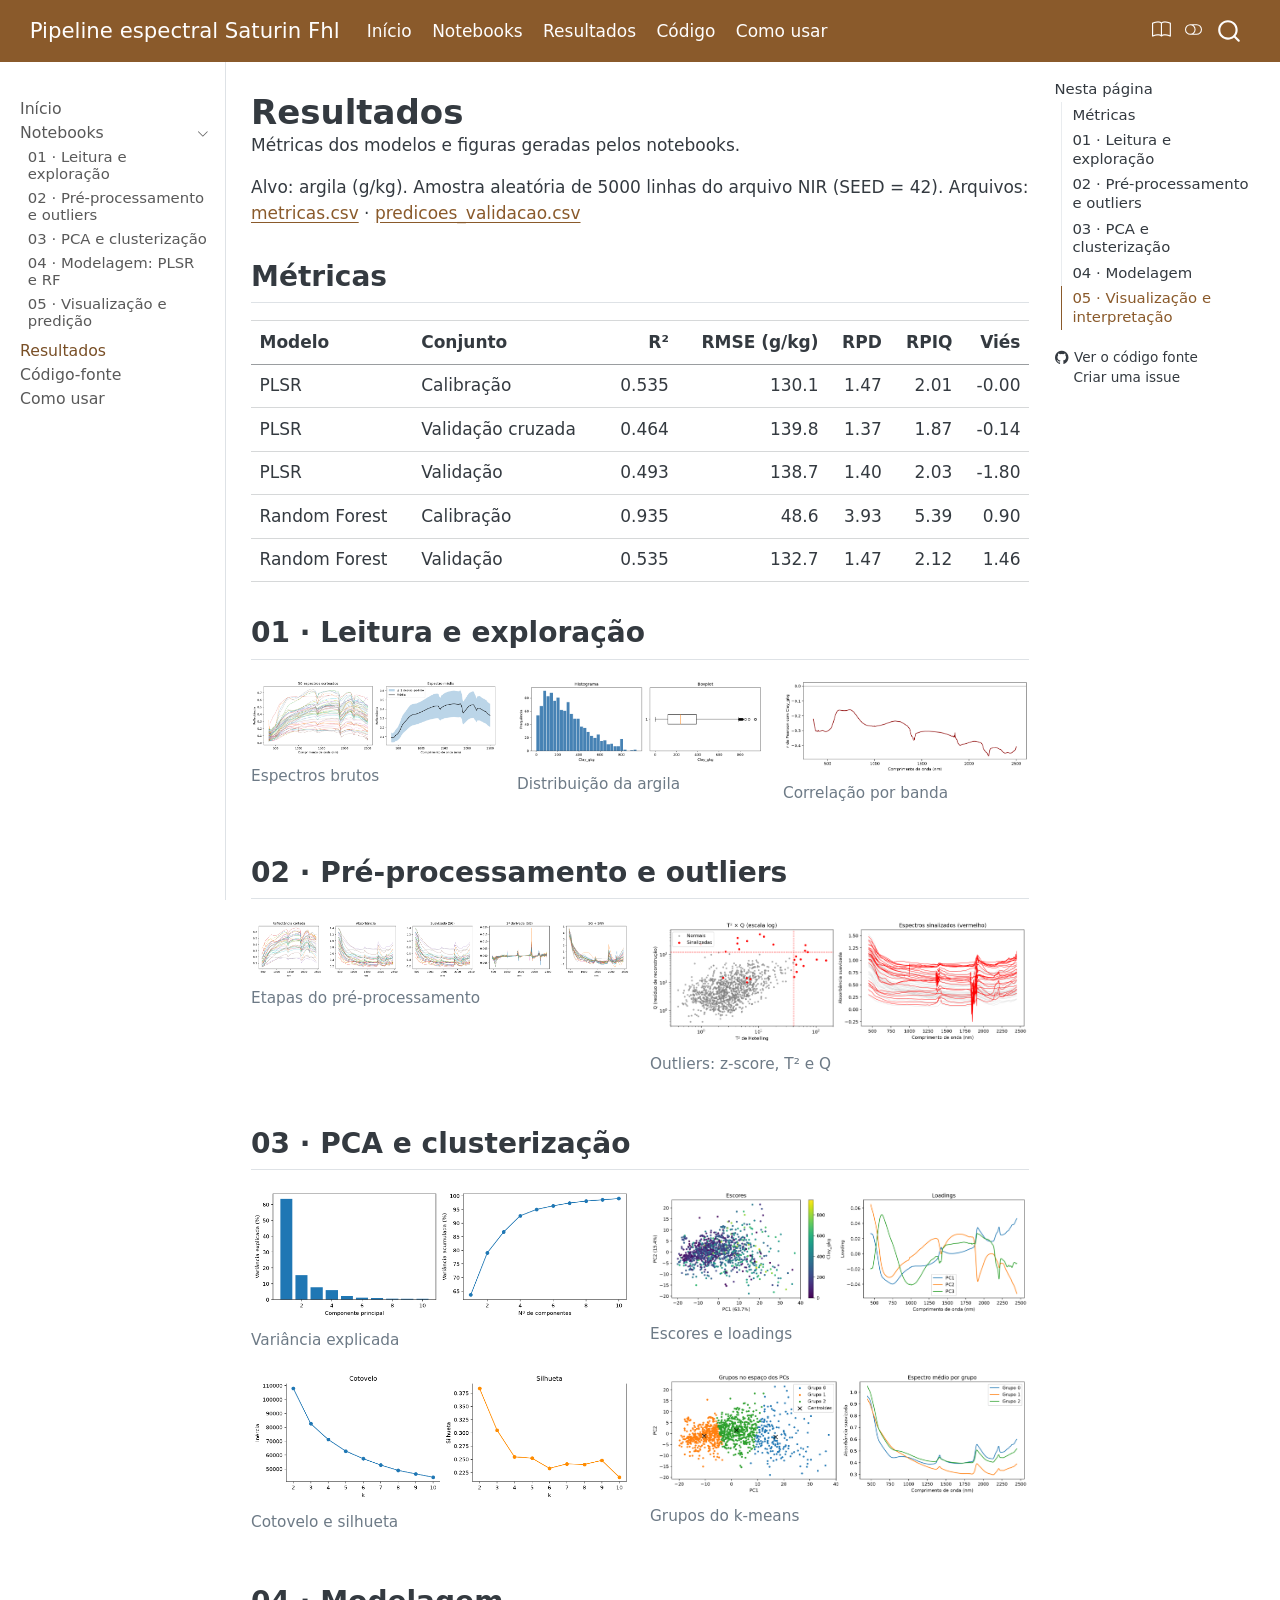
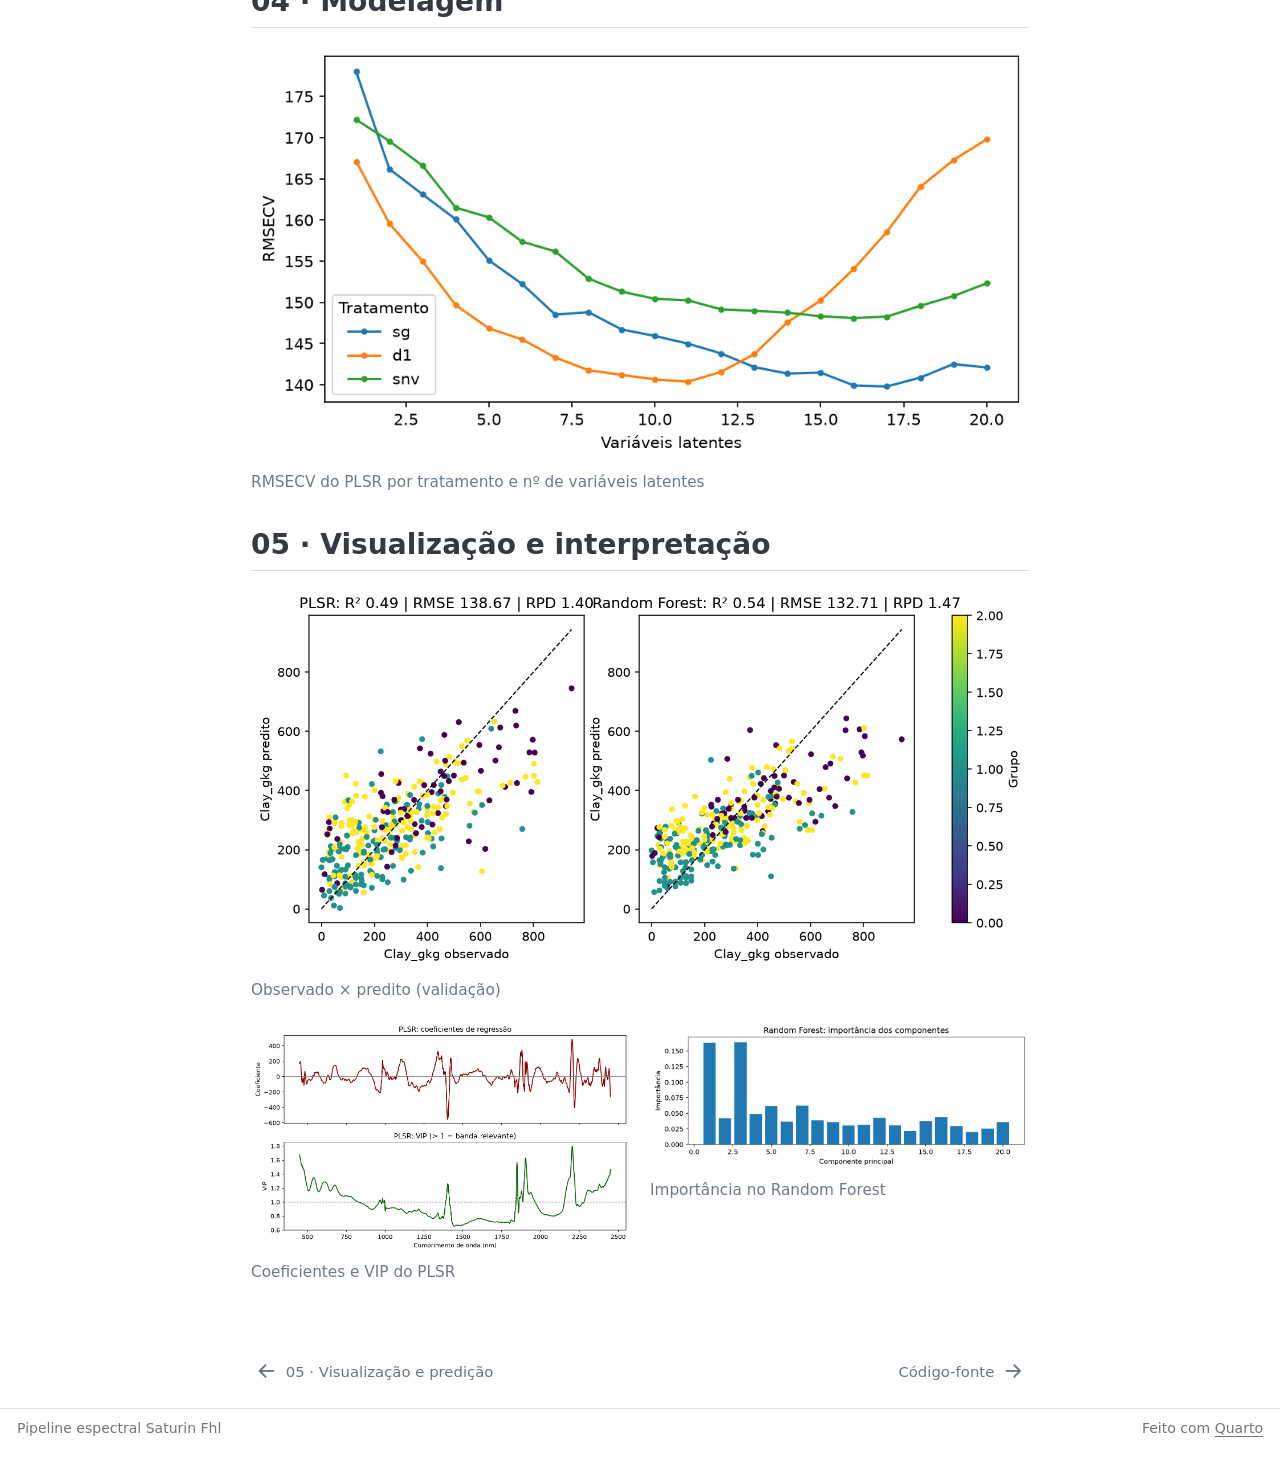
<file: resultados.html>
<!DOCTYPE html>
<html xmlns="http://www.w3.org/1999/xhtml" lang="pt" xml:lang="pt"><head>

<meta charset="utf-8">
<meta name="generator" content="quarto-1.11.9">

<meta name="viewport" content="width=device-width, initial-scale=1.0, user-scalable=yes">

<meta name="description" content="Métricas dos modelos e figuras geradas pelos notebooks.">

<title>Resultados – Pipeline espectral Saturin Fhl</title>
<style>
/* Default styles provided by pandoc.
** See https://pandoc.org/MANUAL.html#variables-for-html for config info.
*/
span.smallcaps{font-variant: small-caps;}
div.columns{display: flex; gap: 1.5em;}
div.column{flex: auto;}
@media screen {
div.columns{gap: min(4vw, 1.5em);}
div.column{overflow-x: auto;}
}
div.hanging-indent{margin-left: 1.5em; text-indent: -1.5em;}
ul.task-list{list-style: none;}
ul.task-list li input[type="checkbox"] {
  width: 0.8em;
  margin: 0 0.8em 0.2em -1em; /* quarto-specific, see https://github.com/quarto-dev/quarto-cli/issues/4556 */ 
  vertical-align: middle;
}
</style>


<script src="site_libs/quarto-nav/quarto-nav.js"></script>
<script src="site_libs/quarto-nav/headroom.min.js"></script>
<script src="site_libs/clipboard/clipboard.min.js"></script>
<script src="site_libs/quarto-search/autocomplete.umd.js"></script>
<script src="site_libs/quarto-search/fuse.min.js"></script>
<script src="site_libs/quarto-search/quarto-search.js"></script>
<meta name="quarto:offset" content="./">
<link href="./codigo.html" rel="next">
<link href="./05_visualizacao_predicao.html" rel="prev">
<script src="site_libs/quarto-html/quarto.js" type="module"></script>
<script src="site_libs/quarto-html/tabsets/tabsets.js" type="module"></script>
<script src="site_libs/quarto-html/scrollable-regions/scrollable-regions.js" type="module"></script>
<script src="site_libs/quarto-html/popper.min.js"></script>
<script src="site_libs/quarto-html/tippy.umd.min.js"></script>
<script src="site_libs/quarto-html/anchor.min.js"></script>
<link href="site_libs/quarto-html/tippy.css" rel="stylesheet">
<link href="site_libs/quarto-html/quarto-syntax-highlighting-63b5708e65d6cd79cd7618c58d0c21e7.css" rel="stylesheet" class="quarto-color-scheme" id="quarto-text-highlighting-styles">
<link href="site_libs/quarto-html/quarto-syntax-highlighting-dark-447e42e69aaa9833c0ba1b986f430b20.css" rel="stylesheet" class="quarto-color-scheme quarto-color-alternate" id="quarto-text-highlighting-styles">
<link href="site_libs/quarto-html/quarto-syntax-highlighting-63b5708e65d6cd79cd7618c58d0c21e7.css" rel="stylesheet" class="quarto-color-scheme-extra" id="quarto-text-highlighting-styles">
<script src="site_libs/bootstrap/bootstrap.min.js"></script>
<link href="site_libs/bootstrap/bootstrap-icons.css" rel="stylesheet">
<link href="site_libs/bootstrap/bootstrap-b83b953f7a5114246c0bfa0c2761157b.min.css" rel="stylesheet" append-hash="true" class="quarto-color-scheme" id="quarto-bootstrap" data-mode="light">
<link href="site_libs/bootstrap/bootstrap-dark-a6726945c03ecddcfd928ad6200daaef.min.css" rel="stylesheet" append-hash="true" class="quarto-color-scheme quarto-color-alternate" id="quarto-bootstrap" data-mode="dark">
<link href="site_libs/bootstrap/bootstrap-b83b953f7a5114246c0bfa0c2761157b.min.css" rel="stylesheet" append-hash="true" class="quarto-color-scheme-extra" id="quarto-bootstrap" data-mode="light">
<script src="site_libs/quarto-contrib/glightbox/glightbox.min.js"></script>
<link href="site_libs/quarto-contrib/glightbox/glightbox.min.css" rel="stylesheet">
<link href="site_libs/quarto-contrib/glightbox/lightbox.css" rel="stylesheet">
<script id="quarto-search-options" type="application/json">{
  "location": "navbar",
  "copy-button": false,
  "collapse-after": 3,
  "panel-placement": "end",
  "type": "overlay",
  "limit": 50,
  "keyboard-shortcut": [
    "f",
    "/",
    "s"
  ],
  "show-item-context": false,
  "language": {
    "search-no-results-text": "Nenhum resultado",
    "search-matching-documents-text": "documentos correspondentes",
    "search-copy-link-title": "Copiar link para a busca",
    "search-hide-matches-text": "Esconder correspondências adicionais",
    "search-more-match-text": "mais correspondência neste documento",
    "search-more-matches-text": "mais correspondências neste documento",
    "search-clear-button-title": "Limpar",
    "search-text-placeholder": "",
    "search-detached-cancel-button-title": "Cancelar",
    "search-submit-button-title": "Enviar",
    "search-label": "Procurar"
  }
}</script>


</head>

<body class="nav-sidebar docked nav-fixed quarto-light"><a id="quarto-skip-link" class="visually-hidden-focusable" href="#quarto-document-content">Saltar para o conteúdo principal</a><script id="quarto-html-before-body" type="application/javascript">
    const toggleBodyColorMode = (bsSheetEl) => {
      const mode = bsSheetEl.getAttribute("data-mode");
      const bodyEl = window.document.querySelector("body");
      if (mode === "dark") {
        bodyEl.classList.add("quarto-dark");
        bodyEl.classList.remove("quarto-light");
      } else {
        bodyEl.classList.add("quarto-light");
        bodyEl.classList.remove("quarto-dark");
      }
    }
    const toggleBodyColorPrimary = () => {
      const bsSheetEl = window.document.querySelector("link#quarto-bootstrap:not([rel=disabled-stylesheet])");
      if (bsSheetEl) {
        toggleBodyColorMode(bsSheetEl);
      }
    }
    const setColorSchemeToggle = (alternate) => {
      const toggles = window.document.querySelectorAll('.quarto-color-scheme-toggle');
      for (let i=0; i < toggles.length; i++) {
        const toggle = toggles[i];
        if (toggle) {
          toggle.setAttribute("aria-checked", alternate ? "true" : "false");
          if (alternate) {
            toggle.classList.add("alternate");
          } else {
            toggle.classList.remove("alternate");
          }
        }
      }
    };
    const toggleColorMode = (alternate) => {
      // Switch the stylesheets
      const primaryStylesheets = window.document.querySelectorAll('link.quarto-color-scheme:not(.quarto-color-alternate)');
      const alternateStylesheets = window.document.querySelectorAll('link.quarto-color-scheme.quarto-color-alternate');
      manageTransitions('#quarto-margin-sidebar .nav-link', false);
      if (alternate) {
        // note: dark is layered on light, we don't disable primary!
        enableStylesheet(alternateStylesheets);
        for (const sheetNode of alternateStylesheets) {
          if (sheetNode.id === "quarto-bootstrap") {
            toggleBodyColorMode(sheetNode);
          }
        }
      } else {
        disableStylesheet(alternateStylesheets);
        enableStylesheet(primaryStylesheets)
        toggleBodyColorPrimary();
      }
      manageTransitions('#quarto-margin-sidebar .nav-link', true);
      // Switch the toggles
      setColorSchemeToggle(alternate)
    }
    // Hack to workaround the fact that safari doesn't
    // properly recolor the scrollbar when toggling (#1455).
    // Not run on load: stylesheets are set before first paint there, and
    // scrolling would undo the scroll to a URL fragment (#14973).
    // The one pixel nudge keeps the reader where they were.
    const refreshSafariScrollbar = () => {
      if (navigator.userAgent.indexOf('Safari') > 0 && navigator.userAgent.indexOf('Chrome') == -1) {
        manageTransitions("body", false);
        const scrollY = window.scrollY;
        window.scrollTo(0, scrollY > 0 ? scrollY - 1 : 1);
        setTimeout(() => {
          window.scrollTo(0, scrollY);
          manageTransitions("body", true);
        }, 40);
      }
    }
    const disableStylesheet = (stylesheets) => {
      for (let i=0; i < stylesheets.length; i++) {
        const stylesheet = stylesheets[i];
        stylesheet.rel = 'disabled-stylesheet';
      }
    }
    const enableStylesheet = (stylesheets) => {
      for (let i=0; i < stylesheets.length; i++) {
        const stylesheet = stylesheets[i];
        if(stylesheet.rel !== 'stylesheet') { // for Chrome, which will still FOUC without this check
          stylesheet.rel = 'stylesheet';
        }
      }
    }
    const manageTransitions = (selector, allowTransitions) => {
      const els = window.document.querySelectorAll(selector);
      for (let i=0; i < els.length; i++) {
        const el = els[i];
        if (allowTransitions) {
          el.classList.remove('notransition');
        } else {
          el.classList.add('notransition');
        }
      }
    }
    const isFileUrl = () => {
      return window.location.protocol === 'file:';
    }
    const hasAlternateSentinel = () => {
      let styleSentinel = getColorSchemeSentinel();
      if (styleSentinel !== null) {
        return styleSentinel === "alternate";
      } else {
        return false;
      }
    }
    const setStyleSentinel = (alternate) => {
      const value = alternate ? "alternate" : "default";
      if (!isFileUrl()) {
        window.localStorage.setItem("quarto-color-scheme", value);
      } else {
        localAlternateSentinel = value;
      }
    }
    const getColorSchemeSentinel = () => {
      if (!isFileUrl()) {
        const storageValue = window.localStorage.getItem("quarto-color-scheme");
        return storageValue != null ? storageValue : localAlternateSentinel;
      } else {
        return localAlternateSentinel;
      }
    }
    const toggleGiscusIfUsed = (isAlternate, darkModeDefault) => {
      const baseTheme = document.querySelector('#giscus-base-theme')?.value ?? 'light';
      const alternateTheme = document.querySelector('#giscus-alt-theme')?.value ?? 'dark';
      let newTheme = '';
      if(authorPrefersDark) {
        newTheme = isAlternate ? baseTheme : alternateTheme;
      } else {
        newTheme = isAlternate ? alternateTheme : baseTheme;
      }
      const changeGiscusTheme = () => {
        // From: https://github.com/giscus/giscus/issues/336
        const sendMessage = (message) => {
          const iframe = document.querySelector('iframe.giscus-frame');
          if (!iframe) return;
          iframe.contentWindow.postMessage({ giscus: message }, 'https://giscus.app');
        }
        sendMessage({
          setConfig: {
            theme: newTheme
          }
        });
      }
      const isGiscussLoaded = window.document.querySelector('iframe.giscus-frame') !== null;
      if (isGiscussLoaded) {
        changeGiscusTheme();
      }
    };
    const authorPrefersDark = false;
    const darkModeDefault = authorPrefersDark;
      document.querySelector('link#quarto-text-highlighting-styles.quarto-color-scheme-extra').rel = 'disabled-stylesheet';
      document.querySelector('link#quarto-bootstrap.quarto-color-scheme-extra').rel = 'disabled-stylesheet';
    let localAlternateSentinel = darkModeDefault ? 'alternate' : 'default';
    // Dark / light mode switch
    window.quartoToggleColorScheme = () => {
      // Read the current dark / light value
      let toAlternate = !hasAlternateSentinel();
      toggleColorMode(toAlternate);
      refreshSafariScrollbar();
      setStyleSentinel(toAlternate);
      toggleGiscusIfUsed(toAlternate, darkModeDefault);
      window.dispatchEvent(new Event('resize'));
    };
    // Switch to dark mode if need be
    if (hasAlternateSentinel()) {
      toggleColorMode(true);
    } else {
      toggleColorMode(false);
    }
  </script>

<div id="quarto-search-results"></div>
  <header id="quarto-header" class="headroom fixed-top">
    <nav class="navbar navbar-expand-lg " data-bs-theme="dark" aria-label="Sítio">
      <div class="navbar-container container-fluid">
      <div class="navbar-brand-container mx-auto">
    <a class="navbar-brand" href="./index.html">
    <span class="navbar-title">Pipeline espectral Saturin Fhl</span>
    </a>
  </div>
          <button class="navbar-toggler" type="button" data-bs-toggle="collapse" data-bs-target="#navbarCollapse" aria-controls="navbarCollapse" aria-expanded="false" aria-label="Alternar de navegação" onclick="if (window.quartoToggleHeadroom) { window.quartoToggleHeadroom(); }">
  <span class="navbar-toggler-icon"></span>
</button>
          <div class="collapse navbar-collapse" id="navbarCollapse">
            <ul class="navbar-nav navbar-nav-scroll me-auto">
  <li class="nav-item">
    <a class="nav-link active" href="./index.html" aria-current="page"> 
<span class="menu-text">Início</span></a>
  </li>  
  <li class="nav-item">
    <a class="nav-link" href="./01_leitura_exploratoria.html"> 
<span class="menu-text">Notebooks</span></a>
  </li>  
  <li class="nav-item">
    <a class="nav-link" href="./resultados.html"> 
<span class="menu-text">Resultados</span></a>
  </li>  
  <li class="nav-item">
    <a class="nav-link" href="./codigo.html"> 
<span class="menu-text">Código</span></a>
  </li>  
  <li class="nav-item">
    <a class="nav-link" href="./como-usar.html"> 
<span class="menu-text">Como usar</span></a>
  </li>  
</ul>
            <ul class="navbar-nav navbar-nav-scroll ms-auto">
  <li class="nav-item compact">
    <a class="nav-link" href="https://geocis.github.io/geocis_tutorial/"> <i class="bi bi-book" role="img" aria-label="Tutorial Espectroscopia de Solos com Python">
</i> 
<span class="menu-text"></span></a>
  </li>  
</ul>
          </div> <!-- /navcollapse -->
            <div class="quarto-navbar-tools">
  <button type="button" role="switch" aria-checked="false" class="quarto-color-scheme-toggle quarto-navigation-tool  px-1" onclick="window.quartoToggleColorScheme(); return false;" title="Alternar modo escuro" aria-label="Alternar modo escuro"><i class="bi"></i></button>
</div>
            <div id="quarto-search" class="" title="Procurar"></div>
      </div> <!-- /container-fluid -->
    </nav>
  <nav class="quarto-secondary-nav" aria-label="Barra de ferramentas">
    <div class="container-fluid d-flex">
      <button type="button" class="quarto-btn-toggle btn" data-bs-toggle="collapse" role="button" data-bs-target=".quarto-sidebar-collapse-item" aria-controls="quarto-sidebar" aria-expanded="false" aria-label="Alternar barra lateral" onclick="if (window.quartoToggleHeadroom) { window.quartoToggleHeadroom(); }">
        <i class="bi bi-layout-text-sidebar-reverse"></i>
      </button>
        <nav class="quarto-page-breadcrumbs" aria-label="Caminho"><ol class="breadcrumb"><li class="breadcrumb-item"><a href="./resultados.html">Resultados</a></li></ol></nav>
        <a class="flex-grow-1" data-bs-toggle="collapse" data-bs-target=".quarto-sidebar-collapse-item" onclick="if (window.quartoToggleHeadroom) { window.quartoToggleHeadroom(); }">      
        </a>
    </div>
  </nav>
</header>
<!-- content -->
<div id="quarto-content" class="quarto-container page-columns page-rows-contents page-layout-article page-navbar">
<!-- sidebar -->
  <nav id="quarto-sidebar" class="sidebar collapse collapse-horizontal quarto-sidebar-collapse-item sidebar-navigation docked overflow-auto" aria-label="Secção">
    <div class="sidebar-menu-container"> 
    <ul class="list-unstyled mt-1">
        <li class="sidebar-item">
  <div class="sidebar-item-container"> 
  <a href="./index.html" class="sidebar-item-text sidebar-link">
 <span class="menu-text">Início</span></a>
  </div>
</li>
        <li class="sidebar-item sidebar-item-section">
      <div class="sidebar-item-container"> 
            <button type="button" class="sidebar-item-text sidebar-item-toggle sidebar-link text-start" data-bs-toggle="collapse" data-bs-target="#quarto-sidebar-section-1" aria-controls="quarto-sidebar-section-1" aria-expanded="true">
 <span class="menu-text" id="quarto-sidebar-section-1-label">Notebooks</span><i class="bi bi-chevron-right" aria-hidden="true"></i></button>
      </div>
      <ul id="quarto-sidebar-section-1" aria-labelledby="quarto-sidebar-section-1-label" class="collapse list-unstyled sidebar-section depth1 show">  
          <li class="sidebar-item">
  <div class="sidebar-item-container"> 
  <a href="./01_leitura_exploratoria.html" class="sidebar-item-text sidebar-link">
 <span class="menu-text">01 · Leitura e exploração</span></a>
  </div>
</li>
          <li class="sidebar-item">
  <div class="sidebar-item-container"> 
  <a href="./02_preprocessamento.html" class="sidebar-item-text sidebar-link">
 <span class="menu-text">02 · Pré-processamento e outliers</span></a>
  </div>
</li>
          <li class="sidebar-item">
  <div class="sidebar-item-container"> 
  <a href="./03_pca_clusterizacao.html" class="sidebar-item-text sidebar-link">
 <span class="menu-text">03 · PCA e clusterização</span></a>
  </div>
</li>
          <li class="sidebar-item">
  <div class="sidebar-item-container"> 
  <a href="./04_modelagem.html" class="sidebar-item-text sidebar-link">
 <span class="menu-text">04 · Modelagem: PLSR e RF</span></a>
  </div>
</li>
          <li class="sidebar-item">
  <div class="sidebar-item-container"> 
  <a href="./05_visualizacao_predicao.html" class="sidebar-item-text sidebar-link">
 <span class="menu-text">05 · Visualização e predição</span></a>
  </div>
</li>
      </ul>
  </li>
        <li class="sidebar-item">
  <div class="sidebar-item-container"> 
  <a href="./resultados.html" class="sidebar-item-text sidebar-link active">
 <span class="menu-text">Resultados</span></a>
  </div>
</li>
        <li class="sidebar-item">
  <div class="sidebar-item-container"> 
  <a href="./codigo.html" class="sidebar-item-text sidebar-link">
 <span class="menu-text">Código-fonte</span></a>
  </div>
</li>
        <li class="sidebar-item">
  <div class="sidebar-item-container"> 
  <a href="./como-usar.html" class="sidebar-item-text sidebar-link">
 <span class="menu-text">Como usar</span></a>
  </div>
</li>
    </ul>
    </div>
</nav>
<div id="quarto-sidebar-glass" class="quarto-sidebar-collapse-item" data-bs-toggle="collapse" data-bs-target=".quarto-sidebar-collapse-item"></div>
<!-- margin-sidebar -->
    <div id="quarto-margin-sidebar" class="sidebar margin-sidebar">
        <nav id="TOC" role="doc-toc" aria-labelledby="toc-title" class="toc-active">
    <h2 id="toc-title">Nesta página</h2>
   
  <ul>
  <li><a href="#métricas" id="toc-métricas" class="nav-link active" data-scroll-target="#métricas">Métricas</a></li>
  <li><a href="#leitura-e-exploração" id="toc-leitura-e-exploração" class="nav-link" data-scroll-target="#leitura-e-exploração">01 · Leitura e exploração</a></li>
  <li><a href="#pré-processamento-e-outliers" id="toc-pré-processamento-e-outliers" class="nav-link" data-scroll-target="#pré-processamento-e-outliers">02 · Pré-processamento e outliers</a></li>
  <li><a href="#pca-e-clusterização" id="toc-pca-e-clusterização" class="nav-link" data-scroll-target="#pca-e-clusterização">03 · PCA e clusterização</a></li>
  <li><a href="#modelagem" id="toc-modelagem" class="nav-link" data-scroll-target="#modelagem">04 · Modelagem</a></li>
  <li><a href="#visualização-e-interpretação" id="toc-visualização-e-interpretação" class="nav-link" data-scroll-target="#visualização-e-interpretação">05 · Visualização e interpretação</a></li>
  </ul>
<div class="toc-actions"><ul><li><a href="https://github.com/MrH28/espectralbehaviour/blob/main/resultados.qmd" class="toc-action"><i class="bi bi-github"></i>Ver o código fonte</a></li><li><a href="https://github.com/MrH28/espectralbehaviour/issues/new" class="toc-action"><i class="bi empty"></i>Criar uma issue</a></li></ul></div></nav>
    </div>
<!-- main -->
<main class="content" id="quarto-document-content" tabindex="-1">


<header id="title-block-header" class="quarto-title-block default">
<div class="quarto-title">
<h1 class="title">Resultados</h1>
</div>

<div>
  <div class="description">
    Métricas dos modelos e figuras geradas pelos notebooks.
  </div>
</div>


<div class="quarto-title-meta">

    
  
    
  </div>
  


</header>


<p>Alvo: argila (g/kg). Amostra aleatória de 5000 linhas do arquivo NIR (SEED = 42). Arquivos: <a href="resultados/metricas.csv" download="metricas.csv">metricas.csv</a> · <a href="resultados/predicoes_validacao.csv" download="predicoes_validacao.csv">predicoes_validacao.csv</a></p>
<section id="métricas" class="level2">
<h2 class="anchored" data-anchor-id="métricas">Métricas</h2>
<table class="caption-top table">
<thead>
<tr class="header">
<th style="text-align: left;">Modelo</th>
<th style="text-align: left;">Conjunto</th>
<th style="text-align: right;">R²</th>
<th style="text-align: right;">RMSE (g/kg)</th>
<th style="text-align: right;">RPD</th>
<th style="text-align: right;">RPIQ</th>
<th style="text-align: right;">Viés</th>
</tr>
</thead>
<tbody>
<tr class="odd">
<td style="text-align: left;">PLSR</td>
<td style="text-align: left;">Calibração</td>
<td style="text-align: right;">0.535</td>
<td style="text-align: right;">130.1</td>
<td style="text-align: right;">1.47</td>
<td style="text-align: right;">2.01</td>
<td style="text-align: right;">-0.00</td>
</tr>
<tr class="even">
<td style="text-align: left;">PLSR</td>
<td style="text-align: left;">Validação cruzada</td>
<td style="text-align: right;">0.464</td>
<td style="text-align: right;">139.8</td>
<td style="text-align: right;">1.37</td>
<td style="text-align: right;">1.87</td>
<td style="text-align: right;">-0.14</td>
</tr>
<tr class="odd">
<td style="text-align: left;">PLSR</td>
<td style="text-align: left;">Validação</td>
<td style="text-align: right;">0.493</td>
<td style="text-align: right;">138.7</td>
<td style="text-align: right;">1.40</td>
<td style="text-align: right;">2.03</td>
<td style="text-align: right;">-1.80</td>
</tr>
<tr class="even">
<td style="text-align: left;">Random Forest</td>
<td style="text-align: left;">Calibração</td>
<td style="text-align: right;">0.935</td>
<td style="text-align: right;">48.6</td>
<td style="text-align: right;">3.93</td>
<td style="text-align: right;">5.39</td>
<td style="text-align: right;">0.90</td>
</tr>
<tr class="odd">
<td style="text-align: left;">Random Forest</td>
<td style="text-align: left;">Validação</td>
<td style="text-align: right;">0.535</td>
<td style="text-align: right;">132.7</td>
<td style="text-align: right;">1.47</td>
<td style="text-align: right;">2.12</td>
<td style="text-align: right;">1.46</td>
</tr>
</tbody>
</table>
</section>
<section id="leitura-e-exploração" class="level2">
<h2 class="anchored" data-anchor-id="leitura-e-exploração">01 · Leitura e exploração</h2>
<div class="quarto-layout-panel" data-layout-ncol="3">
<div class="quarto-layout-row">
<div class="quarto-layout-cell" style="flex-basis: 33.3%;justify-content: flex-start;">
<div class="quarto-figure quarto-figure-center">
<figure class="figure">
<p><a href="resultados/figuras/01_espectros_brutos.png" class="lightbox" data-gallery="g01" title="Espectros brutos"><img src="resultados/figuras/01_espectros_brutos.png" class="img-fluid figure-img" alt="Espectros brutos"></a></p>
<figcaption>Espectros brutos</figcaption>
</figure>
</div>
</div>
<div class="quarto-layout-cell" style="flex-basis: 33.3%;justify-content: flex-start;">
<div class="quarto-figure quarto-figure-center">
<figure class="figure">
<p><a href="resultados/figuras/01_distribuicao_alvo.png" class="lightbox" data-gallery="g01" title="Distribuição da argila"><img src="resultados/figuras/01_distribuicao_alvo.png" class="img-fluid figure-img" alt="Distribuição da argila"></a></p>
<figcaption>Distribuição da argila</figcaption>
</figure>
</div>
</div>
<div class="quarto-layout-cell" style="flex-basis: 33.3%;justify-content: flex-start;">
<div class="quarto-figure quarto-figure-center">
<figure class="figure">
<p><a href="resultados/figuras/01_correlacao_bandas.png" class="lightbox" data-gallery="g01" title="Correlação por banda"><img src="resultados/figuras/01_correlacao_bandas.png" class="img-fluid figure-img" alt="Correlação por banda"></a></p>
<figcaption>Correlação por banda</figcaption>
</figure>
</div>
</div>
</div>
</div>
</section>
<section id="pré-processamento-e-outliers" class="level2">
<h2 class="anchored" data-anchor-id="pré-processamento-e-outliers">02 · Pré-processamento e outliers</h2>
<div class="quarto-layout-panel" data-layout-ncol="2">
<div class="quarto-layout-row">
<div class="quarto-layout-cell" style="flex-basis: 50.0%;justify-content: flex-start;">
<div class="quarto-figure quarto-figure-center">
<figure class="figure">
<p><a href="resultados/figuras/02_etapas_preprocessamento.png" class="lightbox" data-gallery="g02" title="Etapas do pré-processamento"><img src="resultados/figuras/02_etapas_preprocessamento.png" class="img-fluid figure-img" alt="Etapas do pré-processamento"></a></p>
<figcaption>Etapas do pré-processamento</figcaption>
</figure>
</div>
</div>
<div class="quarto-layout-cell" style="flex-basis: 50.0%;justify-content: flex-start;">
<div class="quarto-figure quarto-figure-center">
<figure class="figure">
<p><a href="resultados/figuras/02_outliers.png" class="lightbox" data-gallery="g02" title="Outliers: z-score, T² e Q"><img src="resultados/figuras/02_outliers.png" class="img-fluid figure-img" alt="Outliers: z-score, T² e Q"></a></p>
<figcaption>Outliers: z-score, T² e Q</figcaption>
</figure>
</div>
</div>
</div>
</div>
</section>
<section id="pca-e-clusterização" class="level2">
<h2 class="anchored" data-anchor-id="pca-e-clusterização">03 · PCA e clusterização</h2>
<div class="quarto-layout-panel" data-layout-ncol="2">
<div class="quarto-layout-row">
<div class="quarto-layout-cell" style="flex-basis: 50.0%;justify-content: flex-start;">
<div class="quarto-figure quarto-figure-center">
<figure class="figure">
<p><a href="resultados/figuras/03_variancia_pca.png" class="lightbox" data-gallery="g03" title="Variância explicada"><img src="resultados/figuras/03_variancia_pca.png" class="img-fluid figure-img" alt="Variância explicada"></a></p>
<figcaption>Variância explicada</figcaption>
</figure>
</div>
</div>
<div class="quarto-layout-cell" style="flex-basis: 50.0%;justify-content: flex-start;">
<div class="quarto-figure quarto-figure-center">
<figure class="figure">
<p><a href="resultados/figuras/03_escores_loadings.png" class="lightbox" data-gallery="g03" title="Escores e loadings"><img src="resultados/figuras/03_escores_loadings.png" class="img-fluid figure-img" alt="Escores e loadings"></a></p>
<figcaption>Escores e loadings</figcaption>
</figure>
</div>
</div>
</div>
<div class="quarto-layout-row">
<div class="quarto-layout-cell" style="flex-basis: 50.0%;justify-content: flex-start;">
<div class="quarto-figure quarto-figure-center">
<figure class="figure">
<p><a href="resultados/figuras/03_cotovelo_silhueta.png" class="lightbox" data-gallery="g03" title="Cotovelo e silhueta"><img src="resultados/figuras/03_cotovelo_silhueta.png" class="img-fluid figure-img" alt="Cotovelo e silhueta"></a></p>
<figcaption>Cotovelo e silhueta</figcaption>
</figure>
</div>
</div>
<div class="quarto-layout-cell" style="flex-basis: 50.0%;justify-content: flex-start;">
<div class="quarto-figure quarto-figure-center">
<figure class="figure">
<p><a href="resultados/figuras/03_clusters.png" class="lightbox" data-gallery="g03" title="Grupos do k-means"><img src="resultados/figuras/03_clusters.png" class="img-fluid figure-img" alt="Grupos do k-means"></a></p>
<figcaption>Grupos do k-means</figcaption>
</figure>
</div>
</div>
</div>
</div>
</section>
<section id="modelagem" class="level2">
<h2 class="anchored" data-anchor-id="modelagem">04 · Modelagem</h2>
<div class="quarto-figure quarto-figure-center">
<figure class="figure">
<p><a href="resultados/figuras/04_rmsecv_plsr.png" class="lightbox" data-gallery="quarto-lightbox-gallery-10" title="RMSECV do PLSR por tratamento e nº de variáveis latentes"><img src="resultados/figuras/04_rmsecv_plsr.png" class="img-fluid figure-img" alt="RMSECV do PLSR por tratamento e nº de variáveis latentes"></a></p>
<figcaption>RMSECV do PLSR por tratamento e nº de variáveis latentes</figcaption>
</figure>
</div>
</section>
<section id="visualização-e-interpretação" class="level2">
<h2 class="anchored" data-anchor-id="visualização-e-interpretação">05 · Visualização e interpretação</h2>
<div class="quarto-figure quarto-figure-center">
<figure class="figure">
<p><a href="resultados/figuras/05_observado_predito.png" class="lightbox" data-gallery="g05" title="Observado × predito (validação)"><img src="resultados/figuras/05_observado_predito.png" class="img-fluid figure-img" alt="Observado × predito (validação)"></a></p>
<figcaption>Observado × predito (validação)</figcaption>
</figure>
</div>
<div class="quarto-layout-panel" data-layout-ncol="2">
<div class="quarto-layout-row">
<div class="quarto-layout-cell" style="flex-basis: 50.0%;justify-content: flex-start;">
<div class="quarto-figure quarto-figure-center">
<figure class="figure">
<p><a href="resultados/figuras/05_plsr_coef_vip.png" class="lightbox" data-gallery="g05" title="Coeficientes e VIP do PLSR"><img src="resultados/figuras/05_plsr_coef_vip.png" class="img-fluid figure-img" alt="Coeficientes e VIP do PLSR"></a></p>
<figcaption>Coeficientes e VIP do PLSR</figcaption>
</figure>
</div>
</div>
<div class="quarto-layout-cell" style="flex-basis: 50.0%;justify-content: flex-start;">
<div class="quarto-figure quarto-figure-center">
<figure class="figure">
<p><a href="resultados/figuras/05_rf_importancia.png" class="lightbox" data-gallery="g05" title="Importância no Random Forest"><img src="resultados/figuras/05_rf_importancia.png" class="img-fluid figure-img" alt="Importância no Random Forest"></a></p>
<figcaption>Importância no Random Forest</figcaption>
</figure>
</div>
</div>
</div>
</div>


</section>

<a onclick="window.scrollTo(0, 0); return false;" role="button" id="quarto-back-to-top"><i class="bi bi-arrow-up"></i> De volta ao topo</a></main> <!-- /main -->
<script id="quarto-html-after-body" type="application/javascript">
  window.document.addEventListener("DOMContentLoaded", function (event) {
    // Ensure there is a toggle, if there isn't float one in the top right
    if (window.document.querySelector('.quarto-color-scheme-toggle') === null) {
      const toggle = window.document.createElement('button');
      toggle.type = "button";
      toggle.setAttribute("role", "switch");
      toggle.setAttribute("aria-checked", "false");
      toggle.classList.add('top-right');
      toggle.classList.add('quarto-color-scheme-toggle');
      toggle.setAttribute("aria-label", "Alternar modo escuro");
      toggle.onclick = function() { try { window.quartoToggleColorScheme(); } catch {} return false; };
      const i = window.document.createElement("i");
      i.classList.add('bi');
      toggle.appendChild(i);
      // Put the toggle in a landmark of its own, so that landmark navigation
      // can reach it.
      //
      // The container is always a fresh direct child of body, and the toggle is
      // never moved into page furniture that the theme or the author controls.
      // The toggle is positioned against the page, so any ancestor that
      // establishes a containing block captures it: a positioned element or a
      // grid for position: absolute, and transform, filter, will-change or
      // contain for position: fixed. A direct child of body has none of these
      // to inherit, and the shift when one appears is silent and visual.
      //
      // ARIA says a document should have at most one banner, and axe reports a
      // duplicate whether or not the banners carry distinct labels. So use a
      // header when the page has no banner yet, and a named region otherwise.
      //
      // A header is a banner wherever it sits, unless it is inside sectioning
      // content, so this cannot just look at the children of body: a custom
      // page layout wraps the title block header in a plain div. An explicit
      // role="banner" always counts.
      const sectioning = 'article, aside, main, nav, section, [role="article"], [role="complementary"], [role="main"], [role="navigation"], [role="region"]';
      const hasBanner = Array.from(
        window.document.querySelectorAll('header:not([role]), [role="banner"]')
      ).some(function(el) {
        return el.hasAttribute("role") || el.closest(sectioning) === null;
      });
      const container = window.document.createElement(hasBanner ? "div" : "header");
      if (hasBanner) {
        container.setAttribute("role", "region");
        container.setAttribute("aria-label", "Alternar modo escuro");
      }
      container.classList.add('quarto-color-scheme-toggle-container');
      container.appendChild(toggle);
      window.document.body.appendChild(container);
    }
    setColorSchemeToggle(hasAlternateSentinel())
    const icon = "";
    const anchorJS = new window.AnchorJS();
    anchorJS.options = {
      placement: 'right',
      icon: icon
    };
    anchorJS.add('.anchored');
    const isCodeAnnotation = (el) => {
      for (const clz of el.classList) {
        if (clz.startsWith('code-annotation-')) {                     
          return true;
        }
      }
      return false;
    }
    const onCopySuccess = function(e) {
      // button target
      const button = e.trigger;
      // don't keep focus
      button.blur();
      // flash "checked"
      button.classList.add('code-copy-button-checked');
      var currentTitle = button.getAttribute("title");
      button.setAttribute("title", "Copiada");
      let tooltip;
      if (window.bootstrap) {
        button.setAttribute("data-bs-toggle", "tooltip");
        button.setAttribute("data-bs-placement", "left");
        button.setAttribute("data-bs-title", "Copiada");
        tooltip = new bootstrap.Tooltip(button, 
          { trigger: "manual", 
            customClass: "code-copy-button-tooltip",
            offset: [0, -8]});
        tooltip.show();    
      }
      setTimeout(function() {
        if (tooltip) {
          tooltip.hide();
          button.removeAttribute("data-bs-title");
          button.removeAttribute("data-bs-toggle");
          button.removeAttribute("data-bs-placement");
        }
        button.setAttribute("title", currentTitle);
        button.classList.remove('code-copy-button-checked');
      }, 1000);
      // clear code selection
      e.clearSelection();
    }
    const getTextToCopy = function(trigger) {
      const outerScaffold = trigger.parentElement.cloneNode(true);
      const codeEl = outerScaffold.querySelector('code');
      for (const childEl of codeEl.children) {
        if (isCodeAnnotation(childEl)) {
          childEl.remove();
        }
      }
      return codeEl.innerText;
    }
    const clipboard = new window.ClipboardJS('.code-copy-button:not([data-in-quarto-modal])', {
      text: getTextToCopy
    });
    clipboard.on('success', onCopySuccess);
    if (window.document.getElementById('quarto-embedded-source-code-modal')) {
      const clipboardModal = new window.ClipboardJS('.code-copy-button[data-in-quarto-modal]', {
        text: getTextToCopy,
        container: window.document.getElementById('quarto-embedded-source-code-modal')
      });
      clipboardModal.on('success', onCopySuccess);
    }
      var localhostRegex = new RegExp(/^(?:http|https):\/\/localhost\:?[0-9]*\//);
      var mailtoRegex = new RegExp(/^mailto:/);
        var filterRegex = new RegExp("https:\/\/mrh28\.github\.io\/espectralbehaviour\/");
      var isInternal = (href) => {
          return filterRegex.test(href) || localhostRegex.test(href) || mailtoRegex.test(href);
      }
      // Inspect non-navigation links and adorn them if external
      window.quartoDecorateExternalLinks = function (root) {
     var links = (root || window.document).querySelectorAll('a[href]:not(.nav-link):not(.navbar-brand):not(.toc-action):not(.sidebar-link):not(.sidebar-item-toggle):not(.pagination-link):not(.no-external):not([aria-hidden]):not(.dropdown-item):not(.quarto-navigation-tool):not(.about-link)');
      for (var i=0; i<links.length; i++) {
        const link = links[i];
        if (!isInternal(link.href)) {
          // undo the damage that might have been done by quarto-nav.js in the case of
          // links that we want to consider external
          if (link.dataset.originalHref !== undefined) {
            link.href = link.dataset.originalHref;
          }
          if (!link.classList.contains('no-external-icon')) {
          }
        }
      }
      };
      window.quartoDecorateExternalLinks(window.document);
    // Esc closes the popup (WCAG 1.4.13) and focus leaving both trigger and
    // popup closes it (WCAG 2.4.11); tippy handles neither for interactive popups.
    const hideOnEscAndFocusOut = {
      name: 'hideOnEscAndFocusOut',
      defaultValue: true,
      fn(instance) {
        const dismiss = () => {
          // A show scheduled by the trigger delay would otherwise reopen it
          instance.clearDelayTimeouts();
          instance.hide();
        };
        const onKeyDown = (event) => {
          if (event.key !== 'Escape') {
            return;
          }
          // Keep Esc from also reaching page handlers (e.g. reveal.js overview),
          // except an open reveal.js slide menu, which Esc should close too.
          // The menu handles keys only when its keyboard option is on.
          const menuHandlesEsc = window.Reveal?.getPlugin?.('menu')?.isOpen() &&
            window.Reveal.getConfig().menu?.keyboard !== false;
          if (!menuHandlesEsc) {
            event.stopPropagation();
          }
          if (instance.popper.contains(window.document.activeElement)) {
            // Disabled while refocusing so the focus trigger does not reopen it
            instance.disable();
            instance.reference.focus();
            instance.enable();
          }
          dismiss();
        };
        const onFocusOut = (event) => {
          const target = event.relatedTarget;
          if (target && !instance.reference.contains(target) &&
              !instance.popper.contains(target)) {
            dismiss();
          }
        };
        // On the trigger too: a click trigger (code-annotations: select) has no
        // blur handling. Attached for the instance's lifetime so leaving the
        // trigger also cancels a show still pending on the trigger delay.
        instance.reference.addEventListener('focusout', onFocusOut);
        return {
          onShow() {
            window.document.addEventListener('keydown', onKeyDown, true);
            instance.popper.addEventListener('focusout', onFocusOut);
          },
          onHide() {
            window.document.removeEventListener('keydown', onKeyDown, true);
            instance.popper.removeEventListener('focusout', onFocusOut);
          },
          onDestroy() {
            instance.reference.removeEventListener('focusout', onFocusOut);
          },
        };
      },
    };
    function tippyHover(el, contentFn, onTriggerFn, onUntriggerFn) {
      const config = {
        allowHTML: true,
        maxWidth: 500,
        delay: 100,
        arrow: false,
        appendTo: function(el) {
            return el.parentElement;
        },
        interactive: true,
        interactiveBorder: 10,
        theme: 'quarto',
        placement: 'bottom-start',
        plugins: [hideOnEscAndFocusOut],
      };
      if (contentFn) {
        config.content = contentFn;
      }
      if (onTriggerFn) {
        config.onTrigger = onTriggerFn;
      }
      if (onUntriggerFn) {
        config.onUntrigger = onUntriggerFn;
      }
      window.tippy(el, config); 
    }
    const noterefs = window.document.querySelectorAll('a[role="doc-noteref"]');
    for (var i=0; i<noterefs.length; i++) {
      const ref = noterefs[i];
      tippyHover(ref, function() {
        // use id or data attribute instead here
        let href = ref.getAttribute('data-footnote-href') || ref.getAttribute('href');
        try { href = new URL(href).hash; } catch {}
        const id = href.replace(/^#\/?/, "");
        const note = window.document.getElementById(id);
        if (note) {
          return note.innerHTML;
        } else {
          return "";
        }
      });
    }
    const xrefs = window.document.querySelectorAll('a.quarto-xref');
    const processXRef = (id, note) => {
      // Strip column container classes
      const stripColumnClz = (el) => {
        el.classList.remove("page-full", "page-columns");
        if (el.children) {
          for (const child of el.children) {
            stripColumnClz(child);
          }
        }
      }
      stripColumnClz(note)
      if (id === null || id.startsWith('sec-')) {
        // Special case sections, only their first couple elements
        const container = document.createElement("div");
        if (note.children && note.children.length > 2) {
          container.appendChild(note.children[0].cloneNode(true));
          for (let i = 1; i < note.children.length; i++) {
            const child = note.children[i];
            if (child.tagName === "P" && child.innerText === "") {
              continue;
            } else {
              container.appendChild(child.cloneNode(true));
              break;
            }
          }
          if (window.Quarto?.typesetMath) {
            window.Quarto.typesetMath(container);
          }
          return container.innerHTML
        } else {
          if (window.Quarto?.typesetMath) {
            window.Quarto.typesetMath(note);
          }
          return note.innerHTML;
        }
      } else {
        // Remove any anchor links if they are present
        const anchorLink = note.querySelector('a.anchorjs-link');
        if (anchorLink) {
          anchorLink.remove();
        }
        if (window.Quarto?.typesetMath) {
          window.Quarto.typesetMath(note);
        }
        if (note.classList.contains("callout")) {
          return note.outerHTML;
        } else {
          return note.innerHTML;
        }
      }
    }
    for (var i=0; i<xrefs.length; i++) {
      const xref = xrefs[i];
      tippyHover(xref, undefined, function(instance) {
        instance.disable();
        let url = xref.getAttribute('href');
        let hash = undefined; 
        if (url.startsWith('#')) {
          hash = url;
        } else {
          try { hash = new URL(url).hash; } catch {}
        }
        if (hash) {
          const id = hash.replace(/^#\/?/, "");
          const note = window.document.getElementById(id);
          if (note !== null) {
            try {
              const html = processXRef(id, note.cloneNode(true));
              instance.setContent(html);
            } finally {
              instance.enable();
              instance.show();
            }
          } else {
            // See if we can fetch this
            fetch(url.split('#')[0])
            .then(res => res.text())
            .then(html => {
              const parser = new DOMParser();
              const htmlDoc = parser.parseFromString(html, "text/html");
              const note = htmlDoc.getElementById(id);
              if (note !== null) {
                const html = processXRef(id, note);
                instance.setContent(html);
              } 
            }).finally(() => {
              instance.enable();
              instance.show();
            });
          }
        } else {
          // See if we can fetch a full url (with no hash to target)
          // This is a special case and we should probably do some content thinning / targeting
          fetch(url)
          .then(res => res.text())
          .then(html => {
            const parser = new DOMParser();
            const htmlDoc = parser.parseFromString(html, "text/html");
            const note = htmlDoc.querySelector('main.content');
            if (note !== null) {
              // This should only happen for chapter cross references
              // (since there is no id in the URL)
              // remove the first header
              if (note.children.length > 0 && note.children[0].tagName === "HEADER") {
                note.children[0].remove();
              }
              const html = processXRef(null, note);
              instance.setContent(html);
            } 
          }).finally(() => {
            instance.enable();
            instance.show();
          });
        }
      }, function(instance) {
      });
    }
        let selectedAnnoteEl;
        const selectorForAnnotation = ( cell, annotation) => {
          let cellAttr = 'data-code-cell="' + cell + '"';
          let lineAttr = 'data-code-annotation="' +  annotation + '"';
          const selector = 'span[' + cellAttr + '][' + lineAttr + ']';
          return selector;
        }
        const selectCodeLines = (annoteEl) => {
          const doc = window.document;
          const targetCell = annoteEl.getAttribute("data-target-cell");
          const targetAnnotation = annoteEl.getAttribute("data-target-annotation");
          const annoteSpan = window.document.querySelector(selectorForAnnotation(targetCell, targetAnnotation));
          const lines = annoteSpan.getAttribute("data-code-lines").split(",");
          const lineIds = lines.map((line) => {
            return targetCell + "-" + line;
          })
          // Each band is positioned against its own containing block, which is
          // not the offsetParent of the lines, so place it from client rects.
          const placeBand = (band, firstEl, lastEl, codeBlock) => {
            const container = band.offsetParent;
            if (container === null) {
              return;
            }
            const containerRect = container.getBoundingClientRect();
            // Reveal.js scales slides with a transform, so convert client
            // pixels back to the CSS pixels of the container.
            const scale = containerRect.height / container.offsetHeight || 1;
            const firstRect = firstEl.getBoundingClientRect();
            const lastRect = lastEl.getBoundingClientRect();
            const top = (firstRect.top - containerRect.top) / scale - container.clientTop + container.scrollTop;
            const height = (lastRect.bottom - firstRect.top) / scale;
            band.style.top = top - 2 + "px";
            band.style.height = height + 4 + "px";
            if (codeBlock) {
              // Without the copy button wrapper, the containing block is wider
              // than the code block, so span the code block explicitly.
              const blockRect = codeBlock.getBoundingClientRect();
              band.style.left = (blockRect.left - containerRect.left) / scale - container.clientLeft + container.scrollLeft + "px";
              band.style.width = blockRect.width / scale + "px";
            }
          };
          if (lineIds.length > 0) {
            const el = window.document.getElementById(lineIds[0]);
            const lastEl = window.document.getElementById(lineIds[lineIds.length - 1]);
            const parent = el.parentElement.parentElement;
            // cook up a div (if necessary) and position it
            let div = window.document.getElementById("code-annotation-line-highlight");
            if (div === null) {
              div = window.document.createElement("div");
              div.setAttribute("id", "code-annotation-line-highlight");
              div.style.position = 'absolute';
              parent.appendChild(div);
            }
            placeBand(div, el, lastEl, parent.closest("div.sourceCode") || parent);
            let gutterDiv = window.document.getElementById("code-annotation-line-highlight-gutter");
            if (gutterDiv === null) {
              gutterDiv = window.document.createElement("div");
              gutterDiv.setAttribute("id", "code-annotation-line-highlight-gutter");
              gutterDiv.style.position = 'absolute';
              const codeCell = window.document.getElementById(targetCell);
              const gutter = codeCell.querySelector('.code-annotation-gutter');
              gutter.appendChild(gutterDiv);
            }
            placeBand(gutterDiv, el, lastEl);
            selectedAnnoteEl = annoteEl;
          }
        };
        const unselectCodeLines = () => {
          const elementsIds = ["code-annotation-line-highlight", "code-annotation-line-highlight-gutter"];
          elementsIds.forEach((elId) => {
            const div = window.document.getElementById(elId);
            if (div) {
              div.remove();
            }
          });
          selectedAnnoteEl = undefined;
        };
          // Handle positioning of the toggle
      window.addEventListener(
        "resize",
        throttle(() => {
          elRect = undefined;
          if (selectedAnnoteEl) {
            selectCodeLines(selectedAnnoteEl);
          }
        }, 10)
      );
      function throttle(fn, ms) {
      let throttle = false;
      let timer;
        return (...args) => {
          if(!throttle) { // first call gets through
              fn.apply(this, args);
              throttle = true;
          } else { // all the others get throttled
              if(timer) clearTimeout(timer); // cancel #2
              timer = setTimeout(() => {
                fn.apply(this, args);
                timer = throttle = false;
              }, ms);
          }
        };
      }
        // Attach click handler to the DT
        const annoteDls = window.document.querySelectorAll('dt[data-target-cell]');
        for (const annoteDlNode of annoteDls) {
          annoteDlNode.addEventListener('click', (event) => {
            const clickedEl = event.target;
            if (clickedEl !== selectedAnnoteEl) {
              unselectCodeLines();
              const activeEl = window.document.querySelector('dt[data-target-cell].code-annotation-active');
              if (activeEl) {
                activeEl.classList.remove('code-annotation-active');
              }
              selectCodeLines(clickedEl);
              clickedEl.classList.add('code-annotation-active');
            } else {
              // Unselect the line
              unselectCodeLines();
              clickedEl.classList.remove('code-annotation-active');
            }
          });
        }
    const findCites = (el) => {
      const parentEl = el.parentElement;
      if (parentEl) {
        const cites = parentEl.dataset.cites;
        if (cites) {
          return {
            el,
            cites: cites.split(' ')
          };
        } else {
          return findCites(el.parentElement)
        }
      } else {
        return undefined;
      }
    };
    var bibliorefs = window.document.querySelectorAll('a[role="doc-biblioref"]');
    for (var i=0; i<bibliorefs.length; i++) {
      const ref = bibliorefs[i];
      const citeInfo = findCites(ref);
      if (citeInfo) {
        tippyHover(citeInfo.el, function() {
          var popup = window.document.createElement('div');
          citeInfo.cites.forEach(function(cite) {
            var citeDiv = window.document.createElement('div');
            citeDiv.classList.add('hanging-indent');
            citeDiv.classList.add('csl-entry');
            var biblioDiv = window.document.getElementById('ref-' + cite);
            if (biblioDiv) {
              citeDiv.innerHTML = biblioDiv.innerHTML;
            }
            popup.appendChild(citeDiv);
          });
          return popup.innerHTML;
        });
      }
    }
  });
  </script>
  <script type="application/javascript">
  window.quartoScrollableRegionsLabels = {"code":"Código deslocável","output":"Saída deslocável"};
  </script>
<nav class="page-navigation" aria-label="Página">
  <div class="nav-page nav-page-previous">
      <a href="./05_visualizacao_predicao.html" class="pagination-link" aria-label="05 · Visualização e predição">
        <i class="bi bi-arrow-left-short"></i> <span class="nav-page-text">05 · Visualização e predição</span>
      </a>          
  </div>
  <div class="nav-page nav-page-next">
      <a href="./codigo.html" class="pagination-link" aria-label="Código-fonte">
        <span class="nav-page-text">Código-fonte</span> <i class="bi bi-arrow-right-short"></i>
      </a>
  </div>
</nav>
</div> <!-- /content -->
<footer class="footer">
  <div class="nav-footer">
    <div class="nav-footer-left">
<p>Pipeline espectral Saturin Fhl</p>
</div>   
    <div class="nav-footer-center">
      &nbsp;
    <div class="toc-actions d-sm-block d-md-none"><ul><li><a href="https://github.com/MrH28/espectralbehaviour/blob/main/resultados.qmd" class="toc-action"><i class="bi bi-github"></i>Ver o código fonte</a></li><li><a href="https://github.com/MrH28/espectralbehaviour/issues/new" class="toc-action"><i class="bi empty"></i>Criar uma issue</a></li></ul></div></div>
    <div class="nav-footer-right">
<p>Feito com <a href="https://quarto.org">Quarto</a></p>
</div>
  </div>
</footer>
<script>var lightboxQuarto = GLightbox({"closeEffect":"zoom","descPosition":"bottom","loop":false,"openEffect":"zoom","selector":".lightbox"});
(function() {
  let previousOnload = window.onload;
  window.onload = () => {
    if (previousOnload) {
      previousOnload();
    }
    lightboxQuarto.on('slide_before_load', (data) => {
      const { slideIndex, slideNode, slideConfig, player, trigger } = data;
      const href = trigger.getAttribute('href');
      if (href !== null) {
        const imgEl = window.document.querySelector(`a[href="${href}"] img`);
        if (imgEl !== null) {
          const srcAttr = imgEl.getAttribute("src");
          if (srcAttr && srcAttr.startsWith("data:")) {
            slideConfig.href = srcAttr;
          }
        }
      } 
    });
  
    lightboxQuarto.on('slide_after_load', (data) => {
      const { slideIndex, slideNode, slideConfig, player, trigger } = data;
      if (window.Quarto?.typesetMath) {
        window.Quarto.typesetMath(slideNode);
      }
    });
  
  };
  
})();
          </script>




</body></html>
</file>
<file: site_libs/quarto-html/tippy.css>
.tippy-box[data-animation=fade][data-state=hidden]{opacity:0}[data-tippy-root]{max-width:calc(100vw - 10px)}.tippy-box{position:relative;background-color:#333;color:#fff;border-radius:4px;font-size:14px;line-height:1.4;white-space:normal;outline:0;transition-property:transform,visibility,opacity}.tippy-box[data-placement^=top]>.tippy-arrow{bottom:0}.tippy-box[data-placement^=top]>.tippy-arrow:before{bottom:-7px;left:0;border-width:8px 8px 0;border-top-color:initial;transform-origin:center top}.tippy-box[data-placement^=bottom]>.tippy-arrow{top:0}.tippy-box[data-placement^=bottom]>.tippy-arrow:before{top:-7px;left:0;border-width:0 8px 8px;border-bottom-color:initial;transform-origin:center bottom}.tippy-box[data-placement^=left]>.tippy-arrow{right:0}.tippy-box[data-placement^=left]>.tippy-arrow:before{border-width:8px 0 8px 8px;border-left-color:initial;right:-7px;transform-origin:center left}.tippy-box[data-placement^=right]>.tippy-arrow{left:0}.tippy-box[data-placement^=right]>.tippy-arrow:before{left:-7px;border-width:8px 8px 8px 0;border-right-color:initial;transform-origin:center right}.tippy-box[data-inertia][data-state=visible]{transition-timing-function:cubic-bezier(.54,1.5,.38,1.11)}.tippy-arrow{width:16px;height:16px;color:#333}.tippy-arrow:before{content:"";position:absolute;border-color:transparent;border-style:solid}.tippy-content{position:relative;padding:5px 9px;z-index:1}
</file>
<file: site_libs/quarto-html/quarto-syntax-highlighting-63b5708e65d6cd79cd7618c58d0c21e7.css>
/* quarto syntax highlight colors */
:root {
  --quarto-hl-ot-color: #003B4F;
  --quarto-hl-at-color: #657422;
  --quarto-hl-ss-color: #20794D;
  --quarto-hl-an-color: #5E5E5E;
  --quarto-hl-fu-color: #4758AB;
  --quarto-hl-st-color: #20794D;
  --quarto-hl-cf-color: #003B4F;
  --quarto-hl-op-color: #5E5E5E;
  --quarto-hl-er-color: #AD0000;
  --quarto-hl-bn-color: #AD0000;
  --quarto-hl-al-color: #AD0000;
  --quarto-hl-va-color: #111111;
  --quarto-hl-bu-color: inherit;
  --quarto-hl-ex-color: inherit;
  --quarto-hl-pp-color: #AD0000;
  --quarto-hl-in-color: #5E5E5E;
  --quarto-hl-vs-color: #20794D;
  --quarto-hl-wa-color: #5E5E5E;
  --quarto-hl-do-color: #5E5E5E;
  --quarto-hl-im-color: #00769E;
  --quarto-hl-ch-color: #20794D;
  --quarto-hl-dt-color: #AD0000;
  --quarto-hl-fl-color: #AD0000;
  --quarto-hl-co-color: #5E5E5E;
  --quarto-hl-cv-color: #5E5E5E;
  --quarto-hl-cn-color: #8f5902;
  --quarto-hl-sc-color: #5E5E5E;
  --quarto-hl-dv-color: #AD0000;
  --quarto-hl-kw-color: #003B4F;
}

/* other quarto variables */
:root {
  --quarto-font-monospace: SFMono-Regular, Menlo, Monaco, Consolas, "Liberation Mono", "Courier New", monospace;
}

/* syntax highlight based on Pandoc's rules */
pre > code.sourceCode > span {
  color: #003B4F;
}

code.sourceCode > span {
  color: #003B4F;
}

div.sourceCode,
div.sourceCode pre.sourceCode {
  color: #003B4F;
}

/* Normal */
code span {
  color: #003B4F;
}

/* Alert */
code span.al {
  color: #AD0000;
  font-style: inherit;
}

/* Annotation */
code span.an {
  color: #5E5E5E;
  font-style: inherit;
}

/* Attribute */
code span.at {
  color: #657422;
  font-style: inherit;
}

/* BaseN */
code span.bn {
  color: #AD0000;
  font-style: inherit;
}

/* BuiltIn */
code span.bu {
  font-style: inherit;
}

/* ControlFlow */
code span.cf {
  color: #003B4F;
  font-weight: bold;
  font-style: inherit;
}

/* Char */
code span.ch {
  color: #20794D;
  font-style: inherit;
}

/* Constant */
code span.cn {
  color: #8f5902;
  font-style: inherit;
}

/* Comment */
code span.co {
  color: #5E5E5E;
  font-style: inherit;
}

/* CommentVar */
code span.cv {
  color: #5E5E5E;
  font-style: italic;
}

/* Documentation */
code span.do {
  color: #5E5E5E;
  font-style: italic;
}

/* DataType */
code span.dt {
  color: #AD0000;
  font-style: inherit;
}

/* DecVal */
code span.dv {
  color: #AD0000;
  font-style: inherit;
}

/* Error */
code span.er {
  color: #AD0000;
  font-style: inherit;
}

/* Extension */
code span.ex {
  font-style: inherit;
}

/* Float */
code span.fl {
  color: #AD0000;
  font-style: inherit;
}

/* Function */
code span.fu {
  color: #4758AB;
  font-style: inherit;
}

/* Import */
code span.im {
  color: #00769E;
  font-style: inherit;
}

/* Information */
code span.in {
  color: #5E5E5E;
  font-style: inherit;
}

/* Keyword */
code span.kw {
  color: #003B4F;
  font-weight: bold;
  font-style: inherit;
}

/* Operator */
code span.op {
  color: #5E5E5E;
  font-style: inherit;
}

/* Other */
code span.ot {
  color: #003B4F;
  font-style: inherit;
}

/* Preprocessor */
code span.pp {
  color: #AD0000;
  font-style: inherit;
}

/* SpecialChar */
code span.sc {
  color: #5E5E5E;
  font-style: inherit;
}

/* SpecialString */
code span.ss {
  color: #20794D;
  font-style: inherit;
}

/* String */
code span.st {
  color: #20794D;
  font-style: inherit;
}

/* Variable */
code span.va {
  color: #111111;
  font-style: inherit;
}

/* VerbatimString */
code span.vs {
  color: #20794D;
  font-style: inherit;
}

/* Warning */
code span.wa {
  color: #5E5E5E;
  font-style: italic;
}

.prevent-inlining {
  content: "</";
}

/*# sourceMappingURL=054cc16b9e9817627be6994582d2ffb5.css.map */
</file>
<file: site_libs/quarto-html/quarto-syntax-highlighting-dark-447e42e69aaa9833c0ba1b986f430b20.css>
/* quarto syntax highlight colors */
:root {
  --quarto-hl-al-color: #f07178;
  --quarto-hl-an-color: #d4d0ab;
  --quarto-hl-at-color: #00e0e0;
  --quarto-hl-bn-color: #d4d0ab;
  --quarto-hl-bu-color: #abe338;
  --quarto-hl-ch-color: #abe338;
  --quarto-hl-co-color: #f8f8f2;
  --quarto-hl-cv-color: #ffd700;
  --quarto-hl-cn-color: #ffd700;
  --quarto-hl-cf-color: #ffa07a;
  --quarto-hl-dt-color: #ffa07a;
  --quarto-hl-dv-color: #d4d0ab;
  --quarto-hl-do-color: #f8f8f2;
  --quarto-hl-er-color: #f07178;
  --quarto-hl-ex-color: #00e0e0;
  --quarto-hl-fl-color: #d4d0ab;
  --quarto-hl-fu-color: #ffa07a;
  --quarto-hl-im-color: #abe338;
  --quarto-hl-in-color: #d4d0ab;
  --quarto-hl-kw-color: #ffa07a;
  --quarto-hl-op-color: #ffa07a;
  --quarto-hl-ot-color: #00e0e0;
  --quarto-hl-pp-color: #dcc6e0;
  --quarto-hl-re-color: #00e0e0;
  --quarto-hl-sc-color: #abe338;
  --quarto-hl-ss-color: #abe338;
  --quarto-hl-st-color: #abe338;
  --quarto-hl-va-color: #00e0e0;
  --quarto-hl-vs-color: #abe338;
  --quarto-hl-wa-color: #dcc6e0;
}

/* other quarto variables */
:root {
  --quarto-font-monospace: SFMono-Regular, Menlo, Monaco, Consolas, "Liberation Mono", "Courier New", monospace;
}

/* syntax highlight based on Pandoc's rules */
pre > code.sourceCode > span {
  color: #f8f8f2;
}

code.sourceCode > span {
  color: #f8f8f2;
}

div.sourceCode,
div.sourceCode pre.sourceCode {
  color: #f8f8f2;
}

/* Normal */
code span {
  color: #f8f8f2;
}

/* Alert */
code span.al {
  color: #f07178;
}

/* Annotation */
code span.an {
  color: #d4d0ab;
}

/* Attribute */
code span.at {
  color: #00e0e0;
}

/* BaseN */
code span.bn {
  color: #d4d0ab;
}

/* BuiltIn */
code span.bu {
  color: #abe338;
}

/* ControlFlow */
code span.cf {
  font-weight: bold;
  color: #ffa07a;
}

/* Char */
code span.ch {
  color: #abe338;
}

/* Constant */
code span.cn {
  color: #ffd700;
}

/* Comment */
code span.co {
  font-style: italic;
  color: #f8f8f2;
}

/* CommentVar */
code span.cv {
  color: #ffd700;
}

/* Documentation */
code span.do {
  color: #f8f8f2;
}

/* DataType */
code span.dt {
  color: #ffa07a;
}

/* DecVal */
code span.dv {
  color: #d4d0ab;
}

/* Error */
code span.er {
  color: #f07178;
  text-decoration: underline;
}

/* Extension */
code span.ex {
  font-weight: bold;
  color: #00e0e0;
}

/* Float */
code span.fl {
  color: #d4d0ab;
}

/* Function */
code span.fu {
  color: #ffa07a;
}

/* Import */
code span.im {
  color: #abe338;
}

/* Information */
code span.in {
  color: #d4d0ab;
}

/* Keyword */
code span.kw {
  font-weight: bold;
  color: #ffa07a;
}

/* Operator */
code span.op {
  color: #ffa07a;
}

/* Other */
code span.ot {
  color: #00e0e0;
}

/* Preprocessor */
code span.pp {
  color: #dcc6e0;
}

/* RegionMarker */
code span.re {
  background-color: #f8f8f2;
  color: #00e0e0;
}

/* SpecialChar */
code span.sc {
  color: #abe338;
}

/* SpecialString */
code span.ss {
  color: #abe338;
}

/* String */
code span.st {
  color: #abe338;
}

/* Variable */
code span.va {
  color: #00e0e0;
}

/* VerbatimString */
code span.vs {
  color: #abe338;
}

/* Warning */
code span.wa {
  color: #dcc6e0;
}

.prevent-inlining {
  content: "</";
}

/*# sourceMappingURL=be8e1111c2b710f7c3a4926ffa2967aa.css.map */
</file>
